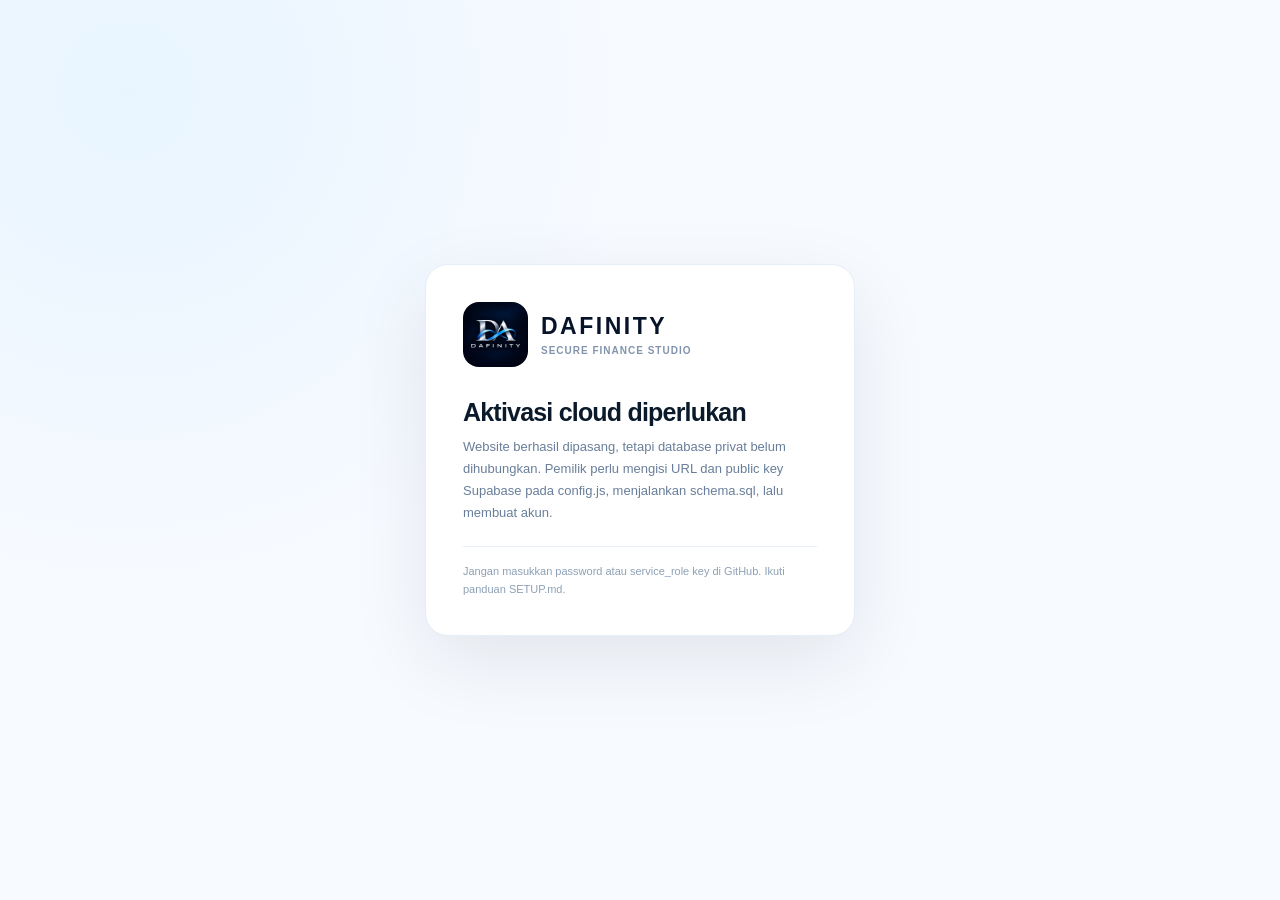
<file: dafinity/index.html>
<!doctype html>
<html lang="id">
<head>
<meta charset="utf-8">
<meta name="viewport" content="width=device-width, initial-scale=1">
<meta name="color-scheme" content="light">
<meta name="theme-color" content="#f7faff">
<meta name="description" content="Dashboard laporan keuangan privat DAFINITY. Kelola member, voice call konsultasi, transaksi, dan laporan bulanan.">
<title>DAFINITY — Dashboard Keuangan</title>
<style>
:root{--navy:#061328;--navy2:#0a1a2b;--blue:#1685e8;--blue2:#1e90ff;--sky:#edf6ff;--bg:#f7f9fc;--white:#fff;--text:#14243e;--muted:#76869e;--line:#e6edf6;--light:#f3f7fc;--green:#0a9f79;--red:#d75463;--amber:#d18d2e;--shadow:0 8px 26px rgba(25,67,126,.045);font-family:Inter,-apple-system,BlinkMacSystemFont,"Segoe UI",Arial,sans-serif}
*{box-sizing:border-box}html,body{min-height:100%;margin:0}body{background:var(--bg);color:var(--text);font-size:14px}button,input,select,textarea{font:inherit}button{cursor:pointer}button:focus-visible,input:focus-visible,select:focus-visible,textarea:focus-visible{outline:3px solid #99ccff;outline-offset:2px}a{color:inherit}.icon{width:19px;height:19px;fill:none;stroke:currentColor;stroke-width:1.85;stroke-linecap:round;stroke-linejoin:round;flex:none}.icon.sm{width:16px;height:16px}.icon.lg{width:24px;height:24px}.layout{display:flex;min-height:100vh}.sidebar{width:253px;background:#fff;border-right:1px solid var(--line);padding:27px 16px 19px;display:flex;flex-direction:column;position:sticky;top:0;height:100vh;z-index:20;flex-shrink:0}.brand{display:flex;gap:11px;align-items:center;padding:0 11px 33px}.brandmark{width:46px;height:46px;border-radius:13px;object-fit:cover;background:var(--navy);box-shadow:0 4px 14px #06132825}.brandname{font-size:18px;font-weight:850;letter-spacing:2.1px;color:var(--navy);line-height:1.1}.brandsub{font-size:9px;letter-spacing:1.45px;font-weight:750;color:#8192ae;margin-top:6px}.nav-label{font-size:10px;text-transform:uppercase;color:#9caac0;font-weight:800;letter-spacing:1.4px;margin:3px 14px 11px}.nav{display:grid;gap:5px}.nav-item{width:100%;border:0;background:transparent;color:#5d6e87;display:flex;align-items:center;gap:13px;text-align:left;padding:13px 14px;border-radius:11px;font-size:13px;font-weight:650;transition:background .16s,color .16s}.nav-item.active,.nav-item:hover{background:#edf6ff;color:#0874d3}.nav-item.active{box-shadow:inset 3px 0 var(--blue2)}.nav-divider{height:1px;background:var(--line);margin:24px 12px}.sidefoot{margin-top:auto;padding:15px 13px 0}.side-note{background:#f1f7fd;border-radius:13px;padding:14px;border:1px solid #e4edf9}.side-note strong{display:block;font-size:12px;color:#18375a;margin-bottom:5px}.side-note p{font-size:11px;line-height:1.55;margin:0;color:#74879d}.side-label{display:flex;align-items:center;gap:7px;font-size:11px;color:#8b99aa;margin-top:16px}.side-label span{width:7px;height:7px;background:#25ae8a;border-radius:50%}.main{min-width:0;flex:1}.topbar{height:81px;border-bottom:1px solid var(--line);background:#fff;display:flex;align-items:center;justify-content:space-between;padding:0 40px;gap:16px}.crumb{color:#9aa9bc;font-weight:650;font-size:13px}.crumb b{color:#293d5b}.top-actions{display:flex;align-items:center;gap:12px}.datechip{color:#7689a1;font-weight:600;display:flex;align-items:center;gap:8px;font-size:12px}.avatar{width:35px;height:35px;border-radius:12px;background:var(--navy);color:white;display:grid;place-items:center;font-size:11px;font-weight:850;letter-spacing:.3px}.content{max-width:1500px;padding:37px 40px 60px;margin:auto}.page-title-row{display:flex;gap:20px;align-items:flex-start;justify-content:space-between;margin-bottom:28px}.eyebrow{font-size:11px;font-weight:800;letter-spacing:1.8px;color:var(--blue);text-transform:uppercase;display:flex;align-items:center;gap:8px;margin-bottom:10px}.eyebrow:before{content:"";width:20px;height:2px;background:var(--blue);display:block}.page-title{font-size:31px;font-weight:820;letter-spacing:-1.25px;line-height:1.2;margin:0;color:#101e35}.subtitle{color:#8897ab;line-height:1.5;font-size:13px;margin:9px 0 0}.btn{border:1px solid var(--line);border-radius:10px;min-height:39px;display:inline-flex;gap:8px;align-items:center;justify-content:center;background:white;color:#35506d;font-weight:750;font-size:12px;padding:9px 14px;white-space:nowrap;transition:transform .1s,background .15s,box-shadow .15s}.btn:hover{background:#f6faff;box-shadow:0 4px 14px #102a5520}.btn:active{transform:translateY(1px)}.btn-primary{background:var(--blue);border-color:var(--blue);color:white;box-shadow:0 5px 12px rgba(30,144,255,.16)}.btn-primary:hover{background:#0674d3;color:white}.btn-soft{background:#edf6ff;color:#137fdf;border-color:#e4f1ff}.btn-danger{background:#fff5f6;color:var(--red);border-color:#ffe0e4}.btn-sm{min-height:31px;font-size:11px;padding:6px 10px}.btn-icon{width:36px;height:36px;padding:0}.page-actions{display:flex;gap:9px;flex-wrap:wrap}.grid{display:grid;gap:18px}.kpis{grid-template-columns:repeat(4,minmax(0,1fr));margin-bottom:20px}.card{background:#fff;border:1px solid var(--line);border-radius:17px;box-shadow:var(--shadow);min-width:0}.kpi{padding:22px 22px 21px;min-height:151px}.kpi.dark{background:var(--navy);border-color:var(--navy);color:#fff;position:relative;overflow:hidden}.kpi.dark:after{content:"";position:absolute;border:1px solid #42618a60;width:240px;height:240px;border-radius:50%;right:-115px;top:-125px}.kpi-top{display:flex;align-items:center;justify-content:space-between;gap:10px;margin-bottom:17px}.kpi-label{font-size:12px;color:#71839e;font-weight:650}.kpi.dark .kpi-label{color:#a5bedf}.iconbox{width:36px;height:36px;display:grid;place-items:center;background:#f0f7ff;color:var(--blue2);border-radius:11px}.kpi.dark .iconbox{background:#ffffff16;color:#bfdaff}.kpi-value{font-size:26px;font-weight:820;line-height:1.14;letter-spacing:-.9px;word-break:break-word}.kpi-sub{font-size:11px;color:#899aaf;margin-top:12px}.kpi.dark .kpi-sub{color:#b3c7e1}.two-col{display:grid;grid-template-columns:minmax(0,1.62fr) minmax(300px,.95fr);gap:19px;margin-bottom:20px}.cardhead{display:flex;align-items:flex-start;justify-content:space-between;gap:12px;padding:24px 25px 0}.card-title{margin:0;color:#243651;font-size:16px;letter-spacing:-.3px;font-weight:800}.card-desc{font-size:11px;color:#98a6b7;margin:7px 0 0}.chart-card{min-height:356px}.chart-wrap{padding:19px 24px 24px}.chart-legend{display:flex;align-items:center;gap:18px;font-size:11px;color:#75869e;margin:0 0 11px 4px}.legend-item{display:inline-flex;align-items:center;gap:7px}.legend-dot{width:9px;height:9px;border-radius:3px;background:#1888e8}.legend-dot.gray{background:#c8d9ea}.trend-svg{height:228px;width:100%;overflow:visible}.trend-svg text{font-family:Inter,"Segoe UI",sans-serif;fill:#94a3b5;font-size:10px}.service-card{overflow:hidden;min-height:356px}.service-blocks{padding:20px 24px;display:grid;gap:12px}.service-row{border:1px solid #e8eef7;background:#fbfdff;border-radius:13px;padding:15px 15px 13px}.service-head{display:flex;justify-content:space-between;gap:10px;align-items:center}.service-name{font-size:12px;font-weight:800;color:#293e5c}.service-small{font-size:11px;color:#97a5b7;margin-top:4px}.service-price{color:#1379d7;font-size:15px;font-weight:850}.progress{height:5px;background:#e8f1fb;margin-top:13px;border-radius:30px;overflow:hidden}.progress span{display:block;height:100%;border-radius:30px;background:#1689ee}.service-tag{display:inline-flex;align-items:center;font-size:10px;color:#0f86db;background:#e8f5ff;padding:6px 8px;border-radius:7px;margin-top:10px;font-weight:700}.bottom-grid{display:grid;grid-template-columns:minmax(0,1.62fr) minmax(300px,.95fr);gap:19px}.cardpad{padding:23px 24px}.activity-list{padding:6px 24px 20px}.activity{padding:13px 0;display:flex;align-items:center;gap:12px;border-bottom:1px solid #f0f4f9}.activity:last-child{border:0}.activity-icon{width:38px;height:38px;display:grid;place-items:center;border-radius:11px;background:#edf7ff;color:var(--blue)}.activity-icon.red{background:#fff0f3;color:var(--red)}.activity-main{min-width:0;flex:1}.activity-main strong{font-size:12px;display:block;color:#354763;white-space:nowrap;overflow:hidden;text-overflow:ellipsis}.activity-main span{font-size:11px;color:#99a8ba;display:block;margin-top:4px}.activity-amount{font-size:12px;font-weight:800;color:var(--green)}.activity-amount.neg{color:var(--red)}.empty{padding:35px 20px;text-align:center;color:#97a5b7}.empty .iconbox{width:51px;height:51px;margin:0 auto 12px}.empty strong{color:#52657f;font-size:13px;display:block}.empty p{font-size:11px;max-width:330px;margin:6px auto 12px;line-height:1.5}.coming-box{border:1px dashed #cbddeb;border-radius:12px;padding:17px;text-align:center;color:#8799ae;font-size:12px;line-height:1.6}.coming-box b{display:block;color:#2f4867}.pricing-strip{margin-top:20px;background:#f1f8ff;border:1px solid #e1efff;border-radius:17px;padding:20px 23px;display:flex;align-items:center;justify-content:space-between;gap:20px}.pricing-left{display:flex;align-items:center;gap:17px}.pricing-logo{width:59px;height:59px;border-radius:14px;object-fit:cover}.pricing-left h3{margin:0;color:var(--navy);font-size:16px;letter-spacing:-.2px}.pricing-left p{margin:5px 0 0;font-size:11px;line-height:1.6;color:#788eaa;max-width:470px}.pricing-pills{display:flex;gap:8px;flex-wrap:wrap;justify-content:flex-end}.pill{background:white;border:1px solid #d9e9fc;color:#2d597f;border-radius:9px;padding:10px 12px;font-size:11px;font-weight:700}.pill b{color:#0f7cd8}.pill s{color:#9db0c5;font-weight:500}.tablecard{overflow:hidden}.tablebar{padding:19px 22px;display:flex;align-items:center;justify-content:space-between;gap:14px;border-bottom:1px solid var(--line)}.tablebar .table-title{font-size:15px;font-weight:800}.filters{display:flex;gap:9px;align-items:center;flex-wrap:wrap}.searchbox{display:flex;align-items:center;gap:8px;color:#8ba1b9;border:1px solid var(--line);border-radius:10px;padding:0 12px;background:#fff;min-width:200px;height:39px}.searchbox input{border:0;outline:0;color:var(--text);width:100%;min-width:0;font-size:12px;background:transparent}.input-select{height:39px;min-width:140px;padding:0 10px;border:1px solid var(--line);background:#fff;border-radius:10px;color:#516781;font-size:12px}.data-wrap{overflow-x:auto}table{width:100%;border-collapse:collapse;min-width:680px;text-align:left}th{background:#f9fbfe;text-transform:uppercase;letter-spacing:.65px;font-size:10px;color:#9aadc0;padding:14px 21px;font-weight:800;white-space:nowrap}td{padding:15px 21px;border-top:1px solid #eff3f9;color:#536681;font-size:12px;vertical-align:middle}td strong{color:#243b59;font-size:12px}td small{display:block;color:#9baabe;margin-top:4px;font-size:11px}td .actions{display:flex;gap:7px;justify-content:flex-end;white-space:nowrap}.status{font-weight:800;border-radius:7px;font-size:10px;padding:6px 9px;display:inline-flex;align-items:center;gap:5px;white-space:nowrap}.status:before{content:"";width:6px;height:6px;background:currentColor;border-radius:50%}.status.green{color:#078d6d;background:#e9f9f4}.status.red{color:#d65b65;background:#fff0f3}.status.amber{color:#aa781e;background:#fff7e7}.status.blue{color:#167fd7;background:#eef7ff}.mini-avatar{display:flex;align-items:center;gap:10px}.mini-avatar .bubble{display:grid;place-items:center;width:35px;height:35px;border-radius:10px;background:#eaf4ff;color:#1e80d4;font-size:11px;font-weight:850;flex:none}.summary-mini{grid-template-columns:repeat(3,minmax(0,1fr));margin-bottom:20px}.summary-mini .card{padding:20px 22px}.summary-mini small{color:#8899af;font-size:11px}.summary-mini b{display:block;color:#16345a;font-size:22px;margin-top:9px}.section-header{font-size:16px;font-weight:800;color:#2c405c;margin:26px 0 16px}.split-report{display:grid;grid-template-columns:1fr 1fr;gap:18px}.report-totals{display:grid;gap:13px;padding:24px}.report-total-item{display:flex;align-items:center;justify-content:space-between;gap:10px;border-bottom:1px solid #eef2f8;padding-bottom:12px;font-size:12px;color:#7a8da4}.report-total-item b{color:#2b405e}.report-total-item:last-child{border:0}.report-total-item.profit{font-weight:800;font-size:15px;color:#203854}.report-total-item.profit b{color:#057d69;font-size:20px}.barbox{padding:21px 25px 24px}.bar-item{margin-bottom:20px}.bar-item:last-child{margin:0}.bar-label{display:flex;justify-content:space-between;gap:12px;font-size:12px;color:#71849d;margin-bottom:10px}.bar-label b{color:#314a69}.bars{height:9px;background:#f0f4f9;border-radius:50px;overflow:hidden}.bars span{display:block;height:100%;background:#2995ee;border-radius:50px}.bars span.v2{background:#9bc9f7}.bars span.v3{background:#cbdcf0}.settings-wrap{display:grid;grid-template-columns:minmax(0,1.2fr) minmax(250px,.8fr);gap:18px}.setting-row{display:flex;align-items:center;justify-content:space-between;gap:16px;padding:16px 0;border-bottom:1px solid #edf1f7}.setting-row:last-child{border:0}.setting-row strong{display:block;color:#304762;font-size:12px}.setting-row p{margin:5px 0 0;color:#95a3b5;font-size:11px;line-height:1.5}.setting-val{font-size:15px;font-weight:850;color:#1479d0;white-space:nowrap}.warn{display:flex;align-items:flex-start;gap:11px;color:#6d89aa;background:#edf6ff;border:1px solid #dfeeff;border-radius:12px;padding:17px;font-size:11px;line-height:1.7}.warn .icon{color:#1b8adc;margin-top:2px}.modal{border:0;border-radius:18px;padding:0;width:min(540px,calc(100vw - 26px));max-height:90vh;color:var(--text);box-shadow:0 22px 100px #071d3b40}.modal::backdrop{background:#03152ac0;backdrop-filter:blur(4px)}.modal-head{display:flex;align-items:center;justify-content:space-between;padding:23px 26px;border-bottom:1px solid var(--line)}.modal-head h3{margin:0;font-size:18px;color:#182c47}.modal-head p{margin:5px 0 0;font-size:11px;color:#8a9cb3}.modal-body{padding:22px 26px 25px;overflow-y:auto;max-height:calc(90vh - 100px)}.formgrid{display:grid;grid-template-columns:1fr 1fr;gap:15px}.field{display:flex;flex-direction:column;gap:7px;min-width:0}.field.full{grid-column:1/-1}.field label{font-weight:750;font-size:11px;color:#5b708c}.field input,.field textarea,.field select{width:100%;min-height:41px;padding:9px 11px;background:#fff;border:1px solid #dfe8f3;border-radius:9px;color:#29415e;font-size:12px;outline:none}.field textarea{resize:vertical;min-height:66px}.field input:focus,.field textarea:focus,.field select:focus{border-color:#58aefa;box-shadow:0 0 0 3px #cae8ff87}.hint{font-size:11px;line-height:1.55;color:#94a5b8}.modal-footer{display:flex;justify-content:flex-end;gap:9px;padding-top:18px;margin-top:18px;border-top:1px solid var(--line)}.price-alert{background:#f2f8ff;border:1px solid #ddecff;border-radius:10px;padding:12px 14px;color:#507190;font-size:11px;line-height:1.65}.price-alert b{color:#167ddc}.notice{position:fixed;bottom:24px;right:27px;background:var(--navy);color:#fff;padding:13px 18px;border-radius:10px;box-shadow:0 8px 30px #0b204939;z-index:50;font-size:12px;max-width:calc(100vw - 50px);transition:opacity .3s}.mobile-menu{display:none}.no-data{font-size:12px;color:#99a6b6;text-align:center;padding:34px 15px}.footnote{text-align:center;margin-top:30px;font-size:10px;color:#acb8c6}.footnote b{color:#70859e}.inline-label{display:flex;align-items:center;gap:7px;color:#73889f;font-size:11px}.month-input{height:39px;border:1px solid var(--line);border-radius:10px;background:white;padding:0 10px;color:#475d78}.legend-receipt{color:#078d6d;font-weight:850}.legend-cost{color:#d75463;font-weight:850}.callout{padding:19px 21px;background:#fbfdff;border:1px solid var(--line);border-radius:14px}.callout h4{margin:0 0 7px;font-size:13px;color:#284565}.callout p{margin:0;color:#879bb3;font-size:11px;line-height:1.7}.small-grid{display:grid;grid-template-columns:repeat(2,1fr);gap:10px}.small-grid .callout{padding:17px}.tag-demo{font-size:9px;color:#1c83cf;background:#ddecff;padding:4px 7px;border-radius:6px;letter-spacing:.3px;font-weight:850}.sidebar-backdrop{display:none}.print-head{display:none}
@media(max-width:1250px){.content{padding:30px 27px 45px}.topbar{padding:0 27px}.kpi{padding:19px 17px}.kpi-value{font-size:23px}.two-col,.bottom-grid{grid-template-columns:minmax(0,1.35fr) minmax(275px,1fr)}.tablebar{flex-wrap:wrap}}
@media(max-width:990px){.sidebar{position:fixed;transform:translateX(-100%);transition:transform .2s;box-shadow:10px 0 45px #142c4b19}.sidebar.open{transform:translateX(0)}.sidebar-backdrop.show{display:block;position:fixed;inset:0;background:#0613287d;z-index:19}.mobile-menu{display:inline-flex}.topbar{height:70px}.kpis{grid-template-columns:repeat(2,minmax(0,1fr))}}
@media(max-width:670px){.content{padding:25px 15px 35px}.topbar{padding:0 14px}.datechip,.top-actions .hide-mobile{display:none}.page-title{font-size:25px}.page-title-row{align-items:stretch;flex-direction:column;gap:17px}.kpis{gap:11px}.kpi{padding:16px 14px;min-height:138px}.kpi-value{font-size:20px}.kpi-label{font-size:11px}.kpi-sub{font-size:10px}.two-col,.bottom-grid,.split-report,.settings-wrap{grid-template-columns:1fr;gap:12px}.cardhead{padding:20px 19px 0}.cardpad{padding:20px}.pricing-strip{flex-direction:column;align-items:flex-start}.pricing-pills{justify-content:flex-start}.summary-mini{grid-template-columns:repeat(3,minmax(0,1fr));gap:8px}.summary-mini .card{padding:13px}.summary-mini b{font-size:18px}.tablebar{padding:17px}.filters{width:100%}.searchbox{flex:1;min-width:160px}.formgrid{grid-template-columns:1fr}.field.full{grid-column:1}.modal-head,.modal-body{padding-left:19px;padding-right:19px}.datechip{display:none}.small-grid{grid-template-columns:1fr}.btn{font-size:11px}.page-actions{width:100%}.page-actions .btn{flex:1}.footnote{line-height:1.7}}
@media print{body{background:white}.sidebar,.topbar,.page-actions,.btn,.filters,.sidebar-backdrop,.pricing-strip,.footnote,.hide-print{display:none!important}.content{padding:8mm;max-width:none}.main{width:100%}.print-head{display:block;font-size:15px;color:#123;text-align:center;margin-bottom:20px}.card{box-shadow:none;break-inside:avoid}.kpi.dark{color:black;background:#fff}.kpi.dark .kpi-label,.kpi.dark .kpi-sub{color:#666}.report-totals{padding:17px}}

/* Cloud mode: prevent any flash of confidential dashboard before authentication */
#appLayout{display:none}
#authScreen{min-height:100vh;display:flex;align-items:center;justify-content:center;padding:24px;background:radial-gradient(circle at 10% 10%,#e8f5ff,transparent 36%),#f7faff}
.auth-panel{background:#fff;border:1px solid #e5edf7;box-shadow:0 26px 80px rgba(6,19,40,.085);border-radius:23px;width:100%;max-width:430px;padding:37px}
.auth-brand{display:flex;align-items:center;gap:13px;margin-bottom:31px}.auth-logo{width:65px;height:65px;border-radius:16px;object-fit:cover}.auth-brand b{display:block;font-size:23px;letter-spacing:2.5px;color:#061328}.auth-brand small{display:block;margin-top:5px;letter-spacing:1px;color:#8294ac;font-weight:700;font-size:10px}
.auth-panel h1{font-size:25px;letter-spacing:-.8px;margin:0 0 9px;color:#0a1a2b}.auth-panel p{margin:0 0 22px;color:#687e9a;font-size:13px;line-height:1.7}
.auth-panel label{display:block;color:#405873;font-weight:750;font-size:12px;margin:15px 0 8px}.auth-panel input{width:100%;padding:13px 15px;border-radius:12px;border:1px solid #d7e3f2;background:#fafcff;outline-offset:2px}.auth-panel button{width:100%;margin-top:24px;background:#1685e8;border:0;color:#fff;border-radius:12px;padding:14px 18px;font-weight:800;font-size:13px;cursor:pointer}.auth-panel button:disabled{opacity:.62;cursor:wait}.auth-error{padding:13px;background:#fff3f3;border:1px solid #ffd5d5;color:#b23048;border-radius:9px;font-size:12px;margin:13px 0;display:none}.auth-note{margin-top:18px;border-top:1px solid #e6edf6;padding-top:15px;font-size:11px;line-height:1.65;color:#8da0b5}
#cloudBar{display:inline-flex;gap:9px;align-items:center;font-size:11px;color:#58708e;font-weight:700;padding:8px 10px;border:1px solid #e5edf7;border-radius:10px;background:#f7fbff}#cloudDot{background:#d99237;width:7px;height:7px;border-radius:50%}#cloudBar[data-mode="ok"] #cloudDot{background:#0a9f79}#cloudBar[data-mode="error"] #cloudDot{background:#d75463}
#signOut{background:transparent;border:1px solid #e0eaf6;color:#536985;border-radius:9px;padding:7px 10px;font-size:11px;font-weight:750;cursor:pointer}
#cloudWarning{display:none;background:#fff4e8;color:#8d4c08;border:1px solid #f7d49d;border-radius:10px;padding:12px 14px;margin-bottom:17px;font-size:12px;line-height:1.5}
@media (max-width:700px){.auth-panel{padding:28px 22px}.top-actions #cloudBar{max-width:122px;overflow:hidden;white-space:nowrap}.top-actions #signOut{padding:6px 8px}.auth-brand b{font-size:21px}}
</style>
</head>
<body>
<svg xmlns="http://www.w3.org/2000/svg" style="display:none" aria-hidden="true">
<symbol id="i-grid" viewBox="0 0 24 24"><rect x="3" y="3" width="7" height="7" rx="1.3"/><rect x="14" y="3" width="7" height="7" rx="1.3"/><rect x="3" y="14" width="7" height="7" rx="1.3"/><rect x="14" y="14" width="7" height="7" rx="1.3"/></symbol>
<symbol id="i-users" viewBox="0 0 24 24"><circle cx="9" cy="8" r="3"/><path d="M3 20v-2a6 6 0 0 1 12 0v2M17 5a3 3 0 0 1 0 6M17 14a6 6 0 0 1 4 6"/></symbol>
<symbol id="i-phone" viewBox="0 0 24 24"><path d="M21 16.5v3a2 2 0 0 1-2.2 2C9.5 20.5 3.5 14.5 2.5 5.2A2 2 0 0 1 4.5 3h3l1.4 5-2.2 2a16.1 16.1 0 0 0 7.3 7.3l2-2.2 5 1.4Z"/></symbol>
<symbol id="i-wallet" viewBox="0 0 24 24"><rect x="2.5" y="6" width="19" height="15" rx="2"/><path d="M4 7V5a2 2 0 0 1 2-2h12M16 13h5v4h-5a2 2 0 0 1 0-4Z"/></symbol>
<symbol id="i-chart" viewBox="0 0 24 24"><path d="M3 3v18h18M7 16l4-5 4 3 5-8"/></symbol>
<symbol id="i-settings" viewBox="0 0 24 24"><circle cx="12" cy="12" r="3"/><path d="m19 13 2 1-2 4-2-1-2 1-.5 2h-5L9 18l-2-1-2 1-2-4 2-1v-2l-2-1 2-4 2 1 2-1 .5-2h5l.5 2 2 1 2-1 2 4-2 1Z"/></symbol>
<symbol id="i-plus" viewBox="0 0 24 24"><path d="M12 5v14M5 12h14"/></symbol>
<symbol id="i-download" viewBox="0 0 24 24"><path d="M12 3v12m-5-5 5 5 5-5M4 17v4h16v-4"/></symbol>
<symbol id="i-upload" viewBox="0 0 24 24"><path d="M12 16V4m-5 5 5-5 5 5M4 17v4h16v-4"/></symbol>
<symbol id="i-search" viewBox="0 0 24 24"><circle cx="10.5" cy="10.5" r="6.5"/><path d="m16 16 5 5"/></symbol>
<symbol id="i-calendar" viewBox="0 0 24 24"><rect x="3" y="5" width="18" height="16" rx="2"/><path d="M7 3v4M17 3v4M3 10h18"/></symbol>
<symbol id="i-clock" viewBox="0 0 24 24"><circle cx="12" cy="12" r="9"/><path d="M12 7v5l3 2"/></symbol>
<symbol id="i-arrow" viewBox="0 0 24 24"><path d="M4 12h16m-7-7 7 7-7 7"/></symbol>
<symbol id="i-check" viewBox="0 0 24 24"><path d="m4 12 5 5L20 6"/></symbol>
<symbol id="i-close" viewBox="0 0 24 24"><path d="M5 5l14 14M19 5 5 19"/></symbol>
<symbol id="i-menu" viewBox="0 0 24 24"><path d="M4 6h16M4 12h16M4 18h16"/></symbol>
<symbol id="i-trash" viewBox="0 0 24 24"><path d="M4 7h16M9 7V4h6v3M7 7l1 13h8l1-13M10 11v5M14 11v5"/></symbol>
<symbol id="i-edit" viewBox="0 0 24 24"><path d="M4 20l4-1L20 7l-3-3L5 16l-1 4Z"/></symbol>
<symbol id="i-activity" viewBox="0 0 24 24"><path d="M2 12h4l3-7 6 14 3-7h4"/></symbol>
<symbol id="i-alert" viewBox="0 0 24 24"><path d="M12 3 2 20h20L12 3Z"/><path d="M12 10v4M12 17h.01"/></symbol>
<symbol id="i-shield" viewBox="0 0 24 24"><path d="M12 2 4 5v6c0 5 3.3 8.5 8 11 4.7-2.5 8-6 8-11V5l-8-3Z"/><path d="m9 12 2 2 4-4"/></symbol>
<symbol id="i-file" viewBox="0 0 24 24"><path d="M7 2h7l5 5v15H7a2 2 0 0 1-2-2V4a2 2 0 0 1 2-2Z"/><path d="M14 2v6h5M9 13h6M9 17h6"/></symbol>
<symbol id="i-filter" viewBox="0 0 24 24"><path d="M4 5h16l-6 7v6l-4 2v-8Z"/></symbol>
<symbol id="i-spark" viewBox="0 0 24 24"><path d="m12 2 2.4 7.6L22 12l-7.6 2.4L12 22l-2.4-7.6L2 12l7.6-2.4Z"/></symbol>
</svg>
<div class="sidebar-backdrop" id="backdrop"></div>

<section id="authScreen" aria-label="Login DAFINITY"><div class="auth-panel">
  <div class="auth-brand"><img src="[data-uri]" class="auth-logo" alt="Logo DAFINITY"><div><b>DAFINITY</b><small>SECURE FINANCE STUDIO</small></div></div>
  <h1 id="authTitle">Masuk ke Dashboard</h1><p id="authText">Catatan member, pemasukan, dan konsultasi hanya bisa dibuka oleh akun yang memiliki izin.</p>
  <div class="auth-error" id="authError" role="alert"></div>
  <form id="authForm" autocomplete="on"><label for="authEmail">Email akun</label><input type="email" id="authEmail" name="email" autocomplete="username" required placeholder="email@contoh.com"><label for="authPassword">Password</label><input type="password" id="authPassword" name="password" autocomplete="current-password" required placeholder="Masukkan password"><button type="submit" id="authSubmit">Masuk & Sinkronkan</button></form>
  <div class="auth-note" id="authHint">DAFINITY menggunakan akun privat dan database cloud. Tautan website boleh dibagikan, tetapi laporan keuangan tetap terkunci.</div>
</div></section>
<div class="layout" id="appLayout">
  <aside class="sidebar" id="sidebar">
    <div class="brand"><img class="brandmark" src="[data-uri]" alt="Logo DAFINITY"><div><div class="brandname">DAFINITY</div><div class="brandsub">FINANCE STUDIO</div></div></div>
    <div class="nav-label">MENU UTAMA</div>
    <nav class="nav" id="nav" aria-label="Navigasi utama">
      <button class="nav-item active" data-page="overview"><svg class="icon" aria-hidden="true"><use href="#i-grid"></use></svg> Ringkasan</button>
      <button class="nav-item" data-page="members"><svg class="icon" aria-hidden="true"><use href="#i-users"></use></svg> Member VIP</button>
      <button class="nav-item" data-page="calls"><svg class="icon" aria-hidden="true"><use href="#i-phone"></use></svg> Voice Call</button>
      <button class="nav-item" data-page="finances"><svg class="icon" aria-hidden="true"><use href="#i-wallet"></use></svg> Keuangan</button>
      <button class="nav-item" data-page="reports"><svg class="icon" aria-hidden="true"><use href="#i-chart"></use></svg> Laporan</button>
    </nav>
    <div class="nav-divider"></div><div class="nav-label">LAINNYA</div>
    <nav class="nav"><button class="nav-item" data-page="settings"><svg class="icon" aria-hidden="true"><use href="#i-settings"></use></svg> Pengaturan & Backup</button></nav>
    <div class="sidefoot"><div class="side-note"><strong>Komunitas Crypto</strong><p>Catat keanggotaan, jadwal konsultasi, pemasukan, dan biaya operasional dalam satu tempat.</p></div><div class="side-label"><span></span> Mode privat • data lokal</div></div>
  </aside>
  <main class="main"><header class="topbar"><div style="display:flex;align-items:center;gap:13px"><button class="btn btn-icon mobile-menu" id="mobileToggle" aria-label="Buka navigasi"><svg class="icon" aria-hidden="true"><use href="#i-menu"></use></svg></button><div class="crumb">Workspace <span style="color:#ced9e5;margin:0 8px">/</span> <b id="topLabel">Ringkasan</b></div></div><div class="top-actions"><div id="cloudBar" data-mode="loading"><span id="cloudDot"></span><span id="cloudStatus">Menyiapkan...</span></div><button id="signOut" type="button" title="Keluar dari akun">Keluar</button><span class="datechip"><svg class="icon" aria-hidden="true"><use href="#i-calendar"></use></svg> <span id="todayLabel"></span></span><button class="btn hide-mobile" data-action="backup"><svg class="icon" aria-hidden="true"><use href="#i-download"></use></svg> Backup Data</button><div class="avatar" title="DAFINITY Admin">DA</div></div></header><div class="content"><div class="print-head">DAFINITY — LAPORAN KEUANGAN</div><div id="cloudWarning" role="alert"></div><div id="view"></div><div class="footnote"><b>DAFINITY Finance Studio</b> · Aplikasi privat untuk pencatatan internal · Data terenkripsi saat dikirim dan disimpan pada database cloud yang dibatasi per akun</div></div></main>
</div>
<dialog class="modal" id="modal" aria-label="Formulir data"></dialog>
<div class="notice" id="notice" style="display:none" role="status" aria-live="polite"></div>
<input type="file" id="importFile" accept=".json,application/json" style="display:none" aria-label="Impor cadangan JSON">
<script src="config.js"></script>
<script>
(()=>{'use strict';
const KEY='dafinity-finance-v1';

// Supabase public project URL + publishable/anon key are configured in config.js.
// NEVER put a service_role key or a password in the public repository.
const CF=window.DAFINITY_CONFIG||{};
const API_URL=String(CF.supabaseUrl||'').replace(/\/$/,'');
const API_KEY=String(CF.supabaseAnonKey||'');
const configured=/^https:\/\/[a-z0-9-]+\.supabase\.co$/.test(API_URL)&&API_KEY.length>=20&&!API_KEY.includes('GANTI');
let authSession=null,currentUser=null,revision=0,dirty=false,saving=false,conflict=false,polling=false,saveTimer=null;
let cloudError='';
function setCloudStatus(label,mode='loading'){
 let e=document.getElementById('cloudBar');if(e){e.dataset.mode=mode;document.getElementById('cloudStatus').textContent=label;}
}
function showWarning(msg){const e=document.querySelector('#cloudWarning');if(!e)return;e.style.display=msg?'block':'none';e.textContent=msg||'';}
function authError(msg){const el=document.querySelector('#authError');if(el){el.style.display=msg?'block':'none';el.textContent=msg||'';}}
function goodData(d){return d&&['members','payments','calls','expenses','otherIncome'].every(k=>Array.isArray(d[k]));}
function authHeaders(token){return {'apikey':API_KEY,'Authorization':'Bearer '+(token||API_KEY),'Content-Type':'application/json'};}
async function httpJSON(path,options={}){
 const resp=await fetch(API_URL+path,{...options,headers:{...authHeaders(authSession?.access_token),...(options.headers||{})},cache:'no-store'});
 const raw=await resp.text();let body;try{body=raw?JSON.parse(raw):null}catch{body=raw}
 if(!resp.ok){let err=new Error(body?.message||body?.msg||body?.error_description||body?.error||'Permintaan cloud gagal ('+resp.status+')');err.status=resp.status;err.code=body?.code||'';throw err}
 return body;
}
async function setSession(resp){
 if(!resp?.access_token||!resp?.refresh_token)throw Error('Sesi login tidak valid.');
 authSession={access_token:resp.access_token,refresh_token:resp.refresh_token,expiresAt:Date.now()+(Number(resp.expires_in)||3600)*1000};
 sessionStorage.setItem('dafinity-auth-v1',JSON.stringify(authSession));
}
async function refreshAuth(){
 if(!authSession?.refresh_token)throw Error('Login sudah berakhir.');
 const resp=await httpJSON('/auth/v1/token?grant_type=refresh_token',{method:'POST',body:JSON.stringify({refresh_token:authSession.refresh_token})});
 await setSession(resp);
}
async function getCloud(path,options={}){
 if(!authSession)throw Error('Belum masuk.');
 if(Date.now()>authSession.expiresAt-75000)await refreshAuth();
 try{return await httpJSON(path,options)}catch(e){
  if(e.status===401){await refreshAuth();return httpJSON(path,options)}
  throw e;
 }
}
async function fetchDocument(){
 const rows=await getCloud('/rest/v1/dafinity_documents?select=payload,revision&user_id=eq.'+encodeURIComponent(currentUser.id)+'&limit=1');
 return rows?.[0]||null;
}
async function syncIncoming(){
 if(!authSession||dirty||saving||conflict||polling)return;
 polling=true;
 try{
  const remote=await fetchDocument();
  if(remote&&Number(remote.revision)>revision){
   if(!goodData(remote.payload))throw Error('Format data cloud tidak dikenali.');
   data=remote.payload;revision=Number(remote.revision);render();setCloudStatus('Diperbarui dari cloud','ok');showWarning('');
  }else setCloudStatus('Tersinkron','ok');
 }catch(e){setCloudStatus('Koneksi bermasalah','error');showWarning('Tidak dapat memeriksa pembaruan cloud. Pastikan internet terhubung. '+e.message)}
 finally{polling=false;}
}
async function saveCloud(){
 clearTimeout(saveTimer);
 if(!authSession||!dirty||saving||conflict)return;
 saving=true;dirty=false;setCloudStatus('Menyimpan...');
 const snapshot=JSON.parse(JSON.stringify(data)),expected=revision;
 try{
  const out=await getCloud('/rest/v1/rpc/save_dafinity_document',{method:'POST',body:JSON.stringify({new_payload:snapshot,expected_revision:expected})});
  if(!Array.isArray(out)||!out[0]?.new_revision)throw Error('Server tidak mengonfirmasi penyimpanan.');
  revision=Number(out[0].new_revision);
  setCloudStatus('Tersimpan di cloud','ok');showWarning('');
 }catch(e){
  dirty=true;
  if(String(e.message).includes('DAFINITY_CONFLICT')){
   conflict=true;
   showWarning('Perangkat lain telah mengubah data saat kamu sedang mengedit. Ekspor backup JSON dari Pengaturan untuk menyimpan perubahan di perangkat ini, lalu muat ulang agar tidak menimpa data terbaru.');
   setCloudStatus('Konflik perubahan','error');
  }else{
   showWarning('PERUBAHAN BELUM TERSIMPAN di cloud. Jangan tutup tab ini. '+e.message);
   setCloudStatus('Gagal menyimpan','error');
  }
 }finally{
  saving=false;
  if(dirty&&!conflict){saveTimer=setTimeout(saveCloud,5000)}
 }
}
function queueSave(){
 if(!authSession||conflict){setCloudStatus('Perubahan belum tersimpan','error');return false}
 dirty=true;setCloudStatus('Menunggu simpan...');clearTimeout(saveTimer);saveTimer=setTimeout(saveCloud,250);return true;
}
async function enterDashboard(){
 const user=await getCloud('/auth/v1/user');
 if(!user?.id)throw Error('Akun tidak ditemukan.');
 currentUser={id:user.id,email:user.email};
 const remote=await fetchDocument();
 if(remote){
  if(!goodData(remote.payload))throw Error('Isi database tidak sesuai format DAFINITY.');
  data=remote.payload;revision=Number(remote.revision);
 }else {data=init();revision=0;}
 dirty=false;saving=false;conflict=false;showWarning('');
 document.querySelector('#authScreen').style.display='none';
 document.querySelector('#appLayout').style.display='flex';
 setCloudStatus('Tersinkron','ok');render();
}
function signout(){
 clearTimeout(saveTimer);
 if(dirty||saving){if(!confirm('Ada perubahan yang BELUM tersimpan di cloud. Keluar dapat menghilangkannya. Lanjut?'))return;}
 authSession=null;currentUser=null;revision=0;dirty=false;saving=false;conflict=false;data=init();
 sessionStorage.removeItem('dafinity-auth-v1');
 document.querySelector('#appLayout').style.display='none';
 document.querySelector('#authScreen').style.display='flex';
 document.querySelector('#authPassword').value='';
 authError('');
}
async function initCloud(){
 const form=document.querySelector('#authForm'),btn=document.querySelector('#authSubmit');
 document.querySelector('#signOut').addEventListener('click',signout);
 form.addEventListener('submit',async e=>{
  e.preventDefault();authError('');btn.disabled=true;btn.textContent='Memverifikasi...';
  try{
   const email=form.elements.email.value.trim(),password=form.elements.password.value;
   const resp=await httpJSON('/auth/v1/token?grant_type=password',{method:'POST',body:JSON.stringify({email,password})});
   await setSession(resp);form.elements.password.value='';await enterDashboard();
  }catch(err){authError('Gagal masuk: '+err.message);authSession=null;sessionStorage.removeItem('dafinity-auth-v1')}
  finally{btn.disabled=false;btn.textContent='Masuk & Sinkronkan'}
 });
 window.addEventListener('beforeunload',e=>{if(dirty||saving){e.preventDefault();e.returnValue='';}});
 window.addEventListener('online',()=>{if(dirty&&!conflict)saveCloud();else syncIncoming()});
 setInterval(syncIncoming,12000);
 if(!configured){
  document.querySelector('#authTitle').textContent='Aktivasi cloud diperlukan';
  document.querySelector('#authText').textContent='Website berhasil dipasang, tetapi database privat belum dihubungkan. Pemilik perlu mengisi URL dan public key Supabase pada config.js, menjalankan schema.sql, lalu membuat akun.';
  form.style.display='none';
  document.querySelector('#authHint').textContent='Jangan masukkan password atau service_role key di GitHub. Ikuti panduan SETUP.md.';
  return;
 }
 try{
  let saved=JSON.parse(sessionStorage.getItem('dafinity-auth-v1')||'null');
  if(saved?.access_token&&saved?.refresh_token){authSession=saved;await enterDashboard();}
 }catch(e){authSession=null;sessionStorage.removeItem('dafinity-auth-v1');authError('Sesi sebelumnya berakhir. Silakan masuk lagi.')}
}

const PLAN={regular:200000,promo:99000,call:25000};
const PAGES={overview:'Ringkasan',members:'Member VIP',calls:'Voice Call',finances:'Keuangan',reports:'Laporan',settings:'Pengaturan & Backup'};
const ICON=(n,c='')=>`<svg class="icon ${c}" aria-hidden="true"><use href="#i-${n}"></use></svg>`;
const id=()=>{try{return crypto.randomUUID()}catch{return String(Date.now())+Math.random().toString(36).slice(2)}};
const localISO=(date=new Date())=>{const d=new Date(date);return `${d.getFullYear()}-${String(d.getMonth()+1).padStart(2,'0')}-${String(d.getDate()).padStart(2,'0')}`};
const today=()=>localISO();
const dparse=s=>new Date((s||today())+'T12:00:00');
const datefmt=s=>s?dparse(s).toLocaleDateString('id-ID',{day:'numeric',month:'short',year:'numeric'}):'—';
const monthfmt=s=>{let [y,m]=s.split('-').map(Number);return new Date(y,m-1,1).toLocaleDateString('id-ID',{month:'long',year:'numeric'})};
const money=n=>'Rp'+Math.max(0,Number(n)||0).toLocaleString('id-ID');
const signedMoney=n=>(n<0?'−':'')+money(Math.abs(n));
const esc=s=>String(s??'').replace(/[&<>"']/g,c=>({'&':'&amp;','<':'&lt;','>':'&gt;','"':'&quot;',"'":'&#39;'}[c]));
function addMonths(s,n){let d=dparse(s),orig=d.getDate();d.setDate(1);d.setMonth(d.getMonth()+n);let last=new Date(d.getFullYear(),d.getMonth()+1,0).getDate();d.setDate(Math.min(orig,last));return localISO(d)}
function maxDate(a,b){return a&&a>b?a:b}
function init(){return{version:1,members:[],payments:[],calls:[],expenses:[],otherIncome:[],createdAt:new Date().toISOString()}}
function load(){return init()}
let data=load(),page='overview',search='',statusFilter='all',month=localISO().slice(0,7),noticeTimer=null;
const byDateDesc=(a,b)=>(b.date||b.joinedAt||'').localeCompare(a.date||a.joinedAt||'');
function persist(){return queueSave()}
function toast(msg){let el=document.querySelector('#notice');el.textContent=msg;el.style.display='block';clearTimeout(noticeTimer);noticeTimer=setTimeout(()=>el.style.display='none',3900)}
const paid=p=>p.payment==='paid';
const monthMatch=(date,m=month)=>!!date&&date.slice(0,7)===m;
const memberStatus=m=>!m.expiresAt?'unpaid':m.expiresAt<today()?'expired':'active';
const memberStatusPill=m=>{let s=memberStatus(m);return s==='active'?badge('Aktif','green'):s==='expired'?badge('Kedaluwarsa','red'):badge('Menunggu bayar','amber')};
const badge=(s,c='blue')=>`<span class="status ${c}">${s}</span>`;
const sum=a=>a.reduce((n,x)=>n+(Number(x.amount)||0),0);
function metrics(m=month){const vip=data.payments.filter(x=>x.payment==='paid'&&monthMatch(x.date,m));const calls=data.calls.filter(x=>x.payment==='paid'&&monthMatch(x.date,m));const other=data.otherIncome.filter(x=>monthMatch(x.date,m));const expense=data.expenses.filter(x=>monthMatch(x.date,m));const vipIncome=sum(vip),callIncome=sum(calls),otherIncome=sum(other),cost=sum(expense);return{vipIncome,callIncome,otherIncome,cost,revenue:vipIncome+callIncome+otherIncome,profit:vipIncome+callIncome+otherIncome-cost,joinCount:data.members.filter(x=>monthMatch(x.joinedAt,m)).length,paidJoin:vip.length,paidCalls:calls.length}}
const metricBox=(label,val,icon,sub,dark=false)=>`<div class="card kpi ${dark?'dark':''}"><div class="kpi-top"><span class="kpi-label">${label}</span><span class="iconbox">${ICON(icon)}</span></div><div class="kpi-value">${val}</div><div class="kpi-sub">${sub}</div></div>`;
const title=(eyebrow,h,sub,actions='')=>`<section class="page-title-row"><div><div class="eyebrow">${eyebrow}</div><h1 class="page-title">${h}</h1><p class="subtitle">${sub}</p></div>${actions?`<div class="page-actions">${actions}</div>`:''}</section>`;
const btn=(label,action,ico='plus',cls='btn-primary',extra='')=>`<button class="btn ${cls}" data-action="${action}" ${extra}>${ICON(ico,'sm')}${label}</button>`;
const empty=(ico,h,p,action='',label='')=>`<div class="empty"><div class="iconbox">${ICON(ico,'lg')}</div><strong>${h}</strong><p>${p}</p>${action?btn(label,action,'plus','btn-soft btn-sm'):''}</div>`;
const detailCard=(ttl,sub,inner)=>`<div class="card"><div class="cardhead"><div><h3 class="card-title">${ttl}</h3><p class="card-desc">${sub}</p></div></div>${inner}</div>`;
const mItem=(p)=>`<option value="${esc(p)}" ${month===p?'selected':''}>${monthfmt(p)}</option>`;
function monthOptions(){const list=new Set([month,today().slice(0,7)]);[...data.payments,...data.calls,...data.otherIncome,...data.expenses].forEach(x=>x.date&&list.add(x.date.slice(0,7)));for(let i=1;i<12;i++){let d=new Date();d.setDate(1);d.setMonth(d.getMonth()-i);list.add(localISO(d).slice(0,7))}return [...list].sort().reverse().map(mItem).join('')}
function chart(){let periods=[];let d=dparse(month+'-01');for(let i=5;i>=0;i--){let a=new Date(d);a.setMonth(a.getMonth()-i);periods.push(localISO(a).slice(0,7))}let rows=periods.map(p=>metrics(p));let max=Math.max(100000,...rows.flatMap(x=>[x.revenue,x.cost]));let w=630,h=197,pad=25,left=44,plotW=w-left-12,plotH=h-35;const x=i=>left+i*plotW/(periods.length-1),y=v=>h-pad-(v/max)*plotH;let lines=[0,.25,.5,.75,1].map(n=>`<line x1="${left}" y1="${y(n*max)}" x2="${w-10}" y2="${y(n*max)}" stroke="#edf2f8" stroke-width="1"/><text x="0" y="${y(n*max)+3}">${(n*max/1000).toFixed(0)}k</text>`).join('');let curve=key=>rows.map((v,i)=>`${i?'L':'M'}${x(i).toFixed(1)},${y(v[key]).toFixed(1)}`).join(' ');let endBase=y(0);let area=`${curve('revenue')} L${x(rows.length-1)},${endBase} L${x(0)},${endBase}Z`;let dots=rows.map((v,i)=>`<circle cx="${x(i)}" cy="${y(v.revenue)}" r="4" fill="#1889ee" stroke="white" stroke-width="2"/>`).join('');let months=periods.map((p,i)=>`<text x="${x(i)}" y="${h+14}" text-anchor="middle">${new Date(Number(p.slice(0,4)),Number(p.slice(5))-1,1).toLocaleDateString('id-ID',{month:'short'})}</text>`).join('');return `<div class="chart-wrap"><div class="chart-legend"><span class="legend-item"><span class="legend-dot"></span>Pemasukan</span><span class="legend-item"><span class="legend-dot gray"></span>Pengeluaran</span></div><svg class="trend-svg" viewBox="0 0 ${w} ${h+23}" role="img" aria-label="Grafik pemasukan dan pengeluaran selama enam bulan">${lines}<path d="${area}" fill="#1689ee" fill-opacity=".075"/><path d="${curve('cost')}" fill="none" stroke="#c9d9ed" stroke-width="2.5" stroke-dasharray="6 6" stroke-linecap="round" stroke-linejoin="round"/><path d="${curve('revenue')}" fill="none" stroke="#1889ee" stroke-width="3.5" stroke-linecap="round" stroke-linejoin="round"/>${dots}${months}</svg></div>`}
function fullLedger(){return[
...data.payments.map(x=>({...x,kind:'vip',desc:`VIP • ${x.memberName||'Member'}`,type:'income'})),
...data.calls.map(x=>({...x,kind:'call',desc:`Voice Call • ${x.clientName}`,type:'income'})),
...data.otherIncome.map(x=>({...x,kind:'other',desc:x.description,type:'income',payment:'paid'})),
...data.expenses.map(x=>({...x,kind:'expense',desc:x.description||x.category,type:'expense',payment:'paid'}))].sort(byDateDesc)}
function overview(){let m=metrics(),active=data.members.filter(x=>memberStatus(x)==='active').length,coming=data.members.filter(x=>x.expiresAt&&x.expiresAt>=today()&&x.expiresAt<=localISO(new Date(Date.now()+7*86400000)));let recent=fullLedger().slice(0,5);let vipMax=Math.max(m.vipIncome+m.callIncome,1);return title('DAFINITY FINANCE STUDIO','Laporan keuangan','Pantau performa member dan layanan konsultasi komunitas kripto.',btn('Tambah Member','add-member')+btn('Catat Voice Call','add-call','phone','btn-soft'))+`<div class="grid kpis">${metricBox('Total Pemasukan',money(m.revenue),'wallet',`Tercatat ${monthfmt(month)}`,true)}${metricBox('Pengeluaran',money(m.cost),'activity','Total biaya operasional')}${metricBox('Laba Bersih',signedMoney(m.profit),'chart','Pemasukan dikurangi biaya')}${metricBox('Member Aktif',String(active),'users','Keanggotaan VIP berjalan')}</div>
<div class="two-col">${detailCard('Tren keuangan','Perbandingan pemasukan dan pengeluaran • 6 bulan',chart())}${detailCard('Pendapatan per layanan',`Rincian untuk ${monthfmt(month)}`,`<div class="service-blocks"><div class="service-row"><div class="service-head"><div><div class="service-name">Membership VIP</div><div class="service-small">${m.paidJoin} pembayaran tercatat</div></div><b class="service-price">${money(m.vipIncome)}</b></div><div class="progress"><span style="width:${Math.round(m.vipIncome/vipMax*100)}%"></span></div></div><div class="service-row"><div class="service-head"><div><div class="service-name">Voice Call Rutin</div><div class="service-small">${m.paidCalls} konsultasi dibayar</div></div><b class="service-price">${money(m.callIncome)}</b></div><div class="progress"><span style="width:${Math.round(m.callIncome/vipMax*100)}%"></span></div></div><div class="service-row" style="background:#fff"><div class="service-head"><div><div class="service-name">Pemasukan lainnya</div><div class="service-small">Penerimaan di luar layanan utama</div></div><b class="service-price">${money(m.otherIncome)}</b></div></div></div>`)}</div>
<div class="bottom-grid">${detailCard('Aktivitas terbaru','Pembayaran dan pengeluaran terakhir',recent.length?`<div class="activity-list">${recent.map(x=>`<div class="activity"><div class="activity-icon ${x.type==='expense'?'red':''}">${ICON(x.type==='expense'?'wallet':x.kind==='call'?'phone':'users')}</div><div class="activity-main"><strong>${esc(x.desc)}</strong><span>${datefmt(x.date)} · ${x.payment==='paid'?'Lunas':'Belum dibayar'}</span></div><div class="activity-amount ${x.type==='expense'?'neg':''}">${x.type==='expense'?'−':'+'}${money(x.amount)}</div></div>`).join('')}</div>`:empty('activity','Belum ada aktivitas','Tambahkan member atau transaksi untuk mulai mencatat laporan.','add-member','Tambah member'))}${detailCard('Pengingat membership','Keanggotaan yang perlu dipantau',coming.length?`<div class="activity-list">${coming.slice(0,5).map(x=>`<div class="activity"><div class="activity-icon">${ICON('clock')}</div><div class="activity-main"><strong>${esc(x.name)}</strong><span>Berakhir ${datefmt(x.expiresAt)}</span></div>${badge('Segera habis','amber')}</div>`).join('')}</div>`:`<div style="padding:26px"> <div class="coming-box">${ICON('shield','lg')}<b>Semua aman</b>Tidak ada member yang masa aktifnya habis dalam 7 hari ke depan.</div></div>`)}</div>
<div class="pricing-strip"><div class="pricing-left"><img class="pricing-logo" src="[data-uri]" alt="DAFINITY"><div><h3>DAFINITY Community</h3><p>Membership edukasi crypto, diskusi pasar, serta konsultasi voice call yang terjadwal. Semua penjualan dan biaya dapat dicatat di dashboard ini.</p></div></div><div class="pricing-pills"><span class="pill">VIP 1 Bulan · <s>Rp200.000</s> <b>Rp99.000</b></span><span class="pill">Voice Call · <b>Rp25.000/sesi</b></span></div></div>`}
function members(){let arr=[...data.members].sort((a,b)=>b.joinedAt.localeCompare(a.joinedAt));let active=data.members.filter(m=>memberStatus(m)==='active').length;let exp=data.members.filter(m=>memberStatus(m)==='expired').length;arr=arr.filter(m=>(m.name+' '+(m.contact||'')).toLowerCase().includes(search.toLowerCase())&&(statusFilter==='all'||memberStatus(m)===statusFilter));let lastPay=m=>data.payments.filter(p=>p.memberId===m.id).sort(byDateDesc)[0];return title('KOMUNITAS','Member VIP','Kelola member yang bergabung, masa aktif, dan riwayat pembayarannya.',btn('Tambah Member','add-member'))+`<div class="grid summary-mini"><div class="card"><small>Semua Member</small><b>${data.members.length}</b></div><div class="card"><small>Member Aktif</small><b>${active}</b></div><div class="card"><small>Masa Aktif Habis</small><b>${exp}</b></div></div><div class="card tablecard"><div class="tablebar"><div class="table-title">Daftar Membership</div><div class="filters"><label class="searchbox">${ICON('search','sm')}<input id="filterSearch" type="search" placeholder="Cari nama / kontak" value="${esc(search)}"></label><select id="filterStatus" class="input-select"><option value="all" ${statusFilter==='all'?'selected':''}>Semua Status</option><option value="active" ${statusFilter==='active'?'selected':''}>Aktif</option><option value="unpaid" ${statusFilter==='unpaid'?'selected':''}>Menunggu Bayar</option><option value="expired" ${statusFilter==='expired'?'selected':''}>Kedaluwarsa</option></select></div></div>${arr.length?`<div class="data-wrap"><table><thead><tr><th>Member</th><th>Bergabung</th><th>Berlaku hingga</th><th>Status</th><th>Pembayaran</th><th style="text-align:right">Tindakan</th></tr></thead><tbody>${arr.map(m=>`<tr><td><div class="mini-avatar"><div class="bubble">${esc(m.name.trim().slice(0,2).toUpperCase())}</div><div><strong>${esc(m.name)}</strong><small>${esc(m.contact||'Tidak ada kontak')}</small></div></div></td><td>${datefmt(m.joinedAt)}</td><td>${datefmt(m.expiresAt)}</td><td>${memberStatusPill(m)}</td><td>${lastPay(m)?(paid(lastPay(m))?badge('Lunas','green'):badge('Belum lunas','amber')):'—'}</td><td><div class="actions"><button class="btn btn-sm btn-soft" data-action="renew-member" data-id="${esc(m.id)}">Perpanjang</button><button class="btn btn-sm" data-action="edit-member" data-id="${esc(m.id)}" aria-label="Edit member">${ICON('edit','sm')}</button></div></td></tr>`).join('')}</tbody></table></div>`:empty('users','Belum ada member yang cocok',data.members.length?'Ubah pencarian atau filter untuk melihat member lainnya.':'Tambahkan member pertama untuk memulai pencatatan.','add-member','Tambah Member')}</div><p class="hint" style="margin-top:14px">Member aktif dihitung dari masa berlaku yang sudah dibayar. Membership VIP berlaku 1 bulan per pembayaran.</p>`}
function calls(){let arr=[...data.calls].sort(byDateDesc).filter(x=>(x.clientName+' '+x.topic+' '+(x.contact||'')).toLowerCase().includes(search.toLowerCase())&&(statusFilter==='all'||x.status===statusFilter));let scheduled=data.calls.filter(x=>x.status==='scheduled').length,done=data.calls.filter(x=>x.status==='done').length;return title('LAYANAN KONSULTASI','Voice Call Rutin','Jadwalkan konsultasi crypto, catat status sesi dan pembayaran.',btn('Jadwalkan Voice Call','add-call','plus'))+`<div class="grid summary-mini"><div class="card"><small>Total Sesi</small><b>${data.calls.length}</b></div><div class="card"><small>Dijadwalkan</small><b>${scheduled}</b></div><div class="card"><small>Selesai</small><b>${done}</b></div></div><div class="card tablecard"><div class="tablebar"><div class="table-title">Jadwal & Transaksi Call</div><div class="filters"><label class="searchbox">${ICON('search','sm')}<input id="filterSearch" type="search" placeholder="Cari klien / topik" value="${esc(search)}"></label><select id="filterStatus" class="input-select"><option value="all" ${statusFilter==='all'?'selected':''}>Semua Sesi</option><option value="scheduled" ${statusFilter==='scheduled'?'selected':''}>Dijadwalkan</option><option value="done" ${statusFilter==='done'?'selected':''}>Selesai</option><option value="canceled" ${statusFilter==='canceled'?'selected':''}>Dibatalkan</option></select></div></div>${arr.length?`<div class="data-wrap"><table><thead><tr><th>Nama Klien</th><th>Topik</th><th>Jadwal</th><th>Biaya</th><th>Pembayaran</th><th>Status Sesi</th><th style="text-align:right">Tindakan</th></tr></thead><tbody>${arr.map(x=>`<tr><td><strong>${esc(x.clientName)}</strong><small>${esc(x.contact||'—')}</small></td><td>${esc(x.topic)}</td><td>${datefmt(x.date)}<small>${esc(x.time||'Jadwal fleksibel')}</small></td><td><strong>${money(x.amount)}</strong></td><td>${x.payment==='paid'?badge('Lunas','green'):`<button class="btn btn-sm btn-soft" data-action="pay-call" data-id="${esc(x.id)}">Tandai Lunas</button>`}</td><td>${badge(x.status==='done'?'Selesai':x.status==='canceled'?'Dibatalkan':'Terjadwal',x.status==='done'?'green':x.status==='canceled'?'red':'blue')}</td><td><div class="actions"><button class="btn btn-sm" data-action="edit-call" data-id="${esc(x.id)}">${ICON('edit','sm')} Edit</button></div></td></tr>`).join('')}</tbody></table></div>`:empty('phone','Belum ada konsultasi yang cocok',data.calls.length?'Coba ubah filter atau kata kunci.':'Buat jadwal pertama untuk mulai mencatat layanan voice call.','add-call','Buat Jadwal')}</div><div style="margin-top:18px" class="callout"><h4>Topik yang bisa dikonsultasikan</h4><p>Dasar-dasar aset kripto, penggunaan exchange, manajemen risiko, penyusunan trading plan, membaca grafik, dan diskusi kondisi pasar untuk tujuan edukasi. Tidak ada jaminan profit atau sinyal yang pasti berhasil.</p></div>`}
function ledgerTable(rows){return rows.length?`<div class="data-wrap"><table><thead><tr><th>Tanggal</th><th>Deskripsi</th><th>Kategori</th><th>Status</th><th>Nominal</th><th style="text-align:right">Tindakan</th></tr></thead><tbody>${rows.map(x=>`<tr><td>${datefmt(x.date)}</td><td><strong>${esc(x.desc)}</strong><small>${esc(x.note||x.method||'')}</small></td><td>${x.kind==='vip'?'Membership VIP':x.kind==='call'?'Voice Call':x.kind==='other'?'Pemasukan Lain':esc(x.category)}</td><td>${x.payment==='paid'?badge('Lunas','green'):badge('Menunggu bayar','amber')}</td><td><strong class="${x.type==='expense'?'legend-cost':x.payment!=='paid'?'':'legend-receipt'}" style="${x.type==='income'&&x.payment!=='paid'?'color:#94a3b8':''}">${x.type==='expense'?'−':x.payment==='paid'?'+':''}${money(x.amount)}</strong>${x.type==='income'&&x.payment!=='paid'?'<small>Belum masuk kas</small>':''}</td><td><div class="actions">${x.payment!=='paid'&&x.kind==='vip'?`<button class="btn btn-sm btn-soft" data-action="pay-vip" data-id="${esc(x.id)}">Lunasi</button>`:''}${x.payment!=='paid'&&x.kind==='call'?`<button class="btn btn-sm btn-soft" data-action="pay-call" data-id="${esc(x.id)}">Lunasi</button>`:''}${['expense','other'].includes(x.kind)?`<button class="btn btn-sm" data-action="edit-entry" data-kind="${x.kind}" data-id="${esc(x.id)}">${ICON('edit','sm')}</button><button class="btn btn-sm btn-danger" data-action="remove-entry" data-kind="${x.kind}" data-id="${esc(x.id)}">${ICON('trash','sm')}</button>`:''}</div></td></tr>`).join('')}</tbody></table></div>`:empty('file','Belum ada transaksi','Catat pemasukan, pendaftaran, atau pengeluaran untuk melihat laporan keuangan.')}
function finances(){let m=metrics(),rows=fullLedger().filter(x=>monthMatch(x.date));rows=rows.filter(x=>((x.desc+' '+(x.note||'')).toLowerCase().includes(search.toLowerCase()))&&(statusFilter==='all'||x.kind===statusFilter));return title('PEMBUKUAN','Pemasukan & pengeluaran','Lihat semua transaksi membership, voice call, dan operasional.',btn('Catat Pengeluaran','add-expense','plus')+btn('Pemasukan Lain','add-income','plus','btn-soft'))+`<div class="grid kpis" style="grid-template-columns:repeat(3,minmax(0,1fr))">${metricBox('Pemasukan Lunas',money(m.revenue),'wallet',monthfmt(month))}${metricBox('Biaya Operasional',money(m.cost),'activity',monthfmt(month))}${metricBox('Laba Bersih',signedMoney(m.profit),'chart','Total setelah pengeluaran',true)}</div><div class="card tablecard"><div class="tablebar"><div class="table-title">Buku Kas • ${monthfmt(month)}</div><div class="filters"><select id="filterMonth" class="input-select">${monthOptions()}</select><label class="searchbox">${ICON('search','sm')}<input id="filterSearch" type="search" placeholder="Cari transaksi" value="${esc(search)}"></label><select id="filterStatus" class="input-select"><option value="all" ${statusFilter==='all'?'selected':''}>Semua Kategori</option><option value="vip" ${statusFilter==='vip'?'selected':''}>Membership</option><option value="call" ${statusFilter==='call'?'selected':''}>Voice Call</option><option value="other" ${statusFilter==='other'?'selected':''}>Pemasukan lain</option><option value="expense" ${statusFilter==='expense'?'selected':''}>Pengeluaran</option></select></div></div>${ledgerTable(rows)}</div><div class="hint" style="margin-top:14px">Hanya transaksi berstatus <b>lunas</b> yang dihitung sebagai pemasukan dalam ringkasan. Pembayaran yang belum lunas tetap tampil di buku kas.</div>`}
function reports(){let m=metrics(),total=Math.max(m.revenue,1);return title('ANALISIS BISNIS','Laporan bulanan','Ringkasan omzet, pengeluaran, profit, dan sumber pendapatan.',btn('Unduh CSV','csv','download')+btn('Cetak Laporan','print','file','btn-soft'))+`<div style="display:flex;gap:10px;align-items:center;margin:-2px 0 20px;flex-wrap:wrap"><span class="inline-label">${ICON('calendar','sm')} Periode Laporan</span><select id="filterMonth" class="month-input">${monthOptions()}</select></div><div class="grid kpis">${metricBox('Omzet Bulanan',money(m.revenue),'wallet',monthfmt(month),true)}${metricBox('Pengeluaran',money(m.cost),'activity','Biaya yang tercatat')}${metricBox('Profit Bersih',signedMoney(m.profit),'chart','Omzet − biaya')}${metricBox('Pendaftaran Baru',m.joinCount,'users','Member masuk di periode ini')}</div><div class="split-report">${detailCard('Ringkasan arus kas',`Periode ${monthfmt(month)}`,`<div class="report-totals"><div class="report-total-item"><span>Membership VIP</span><b>${money(m.vipIncome)}</b></div><div class="report-total-item"><span>Voice Call Konsultasi</span><b>${money(m.callIncome)}</b></div><div class="report-total-item"><span>Pemasukan Lainnya</span><b>${money(m.otherIncome)}</b></div><div class="report-total-item"><span>Total Pemasukan</span><b>${money(m.revenue)}</b></div><div class="report-total-item"><span>Pengeluaran Operasional</span><b class="legend-cost">−${money(m.cost)}</b></div><div class="report-total-item profit"><span>LABA BERSIH</span><b>${signedMoney(m.profit)}</b></div></div>`) }${detailCard('Komposisi pendapatan','Proporsi pendapatan yang sudah dibayar',`<div class="barbox">${[['Membership VIP',m.vipIncome,''],['Voice Call',m.callIncome,'v2'],['Pendapatan Lainnya',m.otherIncome,'v3']].map(([l,v,c])=>`<div class="bar-item"><div class="bar-label"><span>${l}</span><b>${money(v)} (${Math.round(100*v/total)}%)</b></div><div class="bars"><span class="${c}" style="width:${Math.min(100,v/total*100)}%"></span></div></div>`).join('')}<div class="price-alert" style="margin-top:20px">Total member baru: <b>${m.joinCount}</b> &nbsp;·&nbsp; Pembayaran VIP: <b>${m.paidJoin}</b> &nbsp;·&nbsp; Call lunas: <b>${m.paidCalls}</b></div></div>`)}</div><div class="section-header">Rincian transaksi periode ini</div><div class="card tablecard">${ledgerTable(fullLedger().filter(x=>monthMatch(x.date)))}</div><p class="hint" style="margin-top:14px">Laporan menggunakan basis kas: pembayaran yang sudah lunas saja dianggap pemasukan. Data tersimpan di browser, bukan server daring.</p>`}
function settings(){return title('PREFERENSI','Pengaturan & Backup','Periksa harga layanan, kelola cadangan data, dan jaga keamanan pencatatan.')+`<div class="settings-wrap"><div class="card cardpad"><h3 class="card-title">Harga layanan DAFINITY</h3><p class="card-desc">Harga resmi yang digunakan pada pencatatan transaksi baru.</p><div class="setting-row"><div><strong>VIP 1 Bulan — Harga Normal</strong><p>Harga sebelum promo</p></div><div class="setting-val">${money(PLAN.regular)}</div></div><div class="setting-row"><div><strong>VIP 1 Bulan — Harga Promo</strong><p>Diskon lebih dari 50% dari harga normal</p></div><div class="setting-val">${money(PLAN.promo)}</div></div><div class="setting-row"><div><strong>Voice Call Rutin</strong><p>Biaya konsultasi per sesi</p></div><div class="setting-val">${money(PLAN.call)}</div></div><div class="callout" style="margin-top:20px"><h4>${ICON('shield','sm')} Pemisahan data</h4><p>Website ini khusus DAFINITY. Tidak menggunakan database, akun, atau penyimpanan yang sama dengan website YooImprove.</p></div></div><div class="card cardpad"><h3 class="card-title">Kelola data lokal</h3><p class="card-desc" style="line-height:1.6;margin-bottom:21px">Semua data tercatat di browser dan perangkat yang sama.</p><div style="display:grid;gap:11px">${btn('Ekspor Cadangan JSON','backup','download','btn-soft')}${btn('Impor Cadangan JSON','import','upload','btn-soft')}${btn('Unduh Laporan CSV','csv','download','btn-soft')}${btn('Hapus Seluruh Data','reset','trash','btn-danger')}</div><div class="warn" style="margin-top:22px">${ICON('alert')}<div><b>Penting:</b> data belum otomatis tersinkron antar perangkat. Menghapus riwayat situs atau berganti browser dapat menghilangkan data. Unduh cadangan JSON secara berkala.</div></div></div></div><div class="section-header">Tentang laporan</div><div class="small-grid"><div class="callout"><h4>Cash basis</h4><p>Pemasukan dihitung setelah status transaksi ditandai lunas. Pengeluaran dihitung pada tanggal dicatat.</p></div><div class="callout"><h4>Backup independen</h4><p>Data DAFINITY dipisah memakai kunci penyimpanan khusus. Tidak mengubah website YooImprove.</p></div></div>`}
function render(){document.querySelector('#view').innerHTML=({overview,members,calls,finances,reports,settings}[page]||overview)();document.querySelector('#topLabel').textContent=PAGES[page];document.querySelectorAll('[data-page]').forEach(b=>{b.classList.toggle('active',b.dataset.page===page)});document.querySelector('#todayLabel').textContent=new Date().toLocaleDateString('id-ID',{weekday:'long',day:'numeric',month:'long',year:'numeric'});}
function navigate(p){page=p;search='';statusFilter='all';render();document.querySelector('#sidebar').classList.remove('open');document.querySelector('#backdrop').classList.remove('show');window.scrollTo({top:0,behavior:'instant'})}
function mkfield(name,label,input,type='text',value='',opts={}){const required=opts.required?'required':'';const placeholder=opts.placeholder?`placeholder="${esc(opts.placeholder)}"`:'';const min=opts.min?`min="${esc(opts.min)}"`:'';const full=opts.full?' full':'';const sel=type==='select'?`<select name="${name}" ${required}>${input.map(([v,l])=>`<option value="${esc(v)}" ${String(v)===String(value)?'selected':''}>${esc(l)}</option>`).join('')}</select>`:type==='textarea'?`<textarea name="${name}" ${placeholder}>${esc(value)}</textarea>`:`<input id="f-${name}" name="${name}" type="${type}" value="${esc(value)}" ${required} ${placeholder} ${min}>`;return `<div class="field${full}"><label for="f-${name}">${label}</label>${sel}</div>`}
function modal(title,sub,form){let d=document.querySelector('#modal');d.innerHTML=`<div class="modal-head"><div><h3>${title}</h3><p>${sub}</p></div><button type="button" class="btn btn-icon" data-action="close-modal" aria-label="Tutup">${ICON('close','sm')}</button></div><div class="modal-body">${form}</div>`;d.showModal();}
function formFrame(kind,fields,button='Simpan Data'){return `<form id="entityForm" data-kind="${kind}"><div class="formgrid">${fields}</div><div class="modal-footer"><button type="button" class="btn" data-action="close-modal">Batal</button><button type="submit" class="btn btn-primary">${ICON('check','sm')}${button}</button></div></form>`}
function openMember(existing=null){let fields=mkfield('name','Nama member *','', 'text',existing?.name||'',{required:true,placeholder:'Contoh: Andi Pratama',full:true})+mkfield('contact','WhatsApp / Telegram','', 'text',existing?.contact||'',{placeholder:'Nomor atau username',full:true})+(existing?'':mkfield('date','Tanggal bergabung *','', 'date',today(),{required:true})+mkfield('method','Metode pembayaran', [['Transfer Bank','Transfer Bank'],['QRIS','QRIS'],['E-wallet','E-wallet'],['Cash','Cash'],['Lainnya','Lainnya']],'select','Transfer Bank')+mkfield('payment','Status pembayaran',[['paid','Lunas'],['unpaid','Belum lunas']],'select','paid'))+mkfield('note','Catatan (opsional)','', 'textarea',existing?.note||'',{full:true,placeholder:'Informasi member atau referensi'});if(!existing)fields+=`<div class="field full"><div class="price-alert">VIP 1 bulan: <s>${money(PLAN.regular)}</s> → <b>${money(PLAN.promo)}</b>. Masa aktif dimulai saat pembayaran lunas.</div></div>`;modal(existing?'Edit Data Member':'Tambah Member VIP',existing?'Perubahan tidak menghapus riwayat pembayaran.':'Pendaftaran member otomatis masuk laporan keuangan.',formFrame(existing?'edit-member:'+existing.id:'member',fields,existing?'Simpan Perubahan':'Tambah Member'))}
function openRenew(mid){let m=data.members.find(x=>x.id===mid);if(!m)return;let fields=`<div class="field full"><div class="price-alert"><b>${esc(m.name)}</b><br>Aktif sampai: ${datefmt(m.expiresAt)}. Perpanjangan baru berlaku setelah pembayaran dinyatakan lunas.</div></div>`+mkfield('date','Tanggal pembayaran *','', 'date',today(),{required:true})+mkfield('method','Metode pembayaran',[['Transfer Bank','Transfer Bank'],['QRIS','QRIS'],['E-wallet','E-wallet'],['Cash','Cash'],['Lainnya','Lainnya']],'select','Transfer Bank')+mkfield('payment','Status pembayaran',[['paid','Lunas'],['unpaid','Belum lunas']],'select','paid')+mkfield('note','Catatan','', 'textarea','',{full:true});modal('Perpanjang VIP','Perpanjangan membership 1 bulan • Rp99.000',formFrame('renew:'+mid,fields,'Catat Perpanjangan'))}
function openCall(existing=null){let fields=mkfield('clientName','Nama klien *','', 'text',existing?.clientName||'',{required:true,full:true,placeholder:'Nama member atau peserta'})+mkfield('contact','WhatsApp / Telegram','', 'text',existing?.contact||'',{full:true,placeholder:'Kontak yang bisa dihubungi'})+mkfield('topic','Topik konsultasi', [['Dasar Crypto','Dasar Crypto'],['Trading Plan','Trading Plan'],['Manajemen Risiko','Manajemen Risiko'],['Analisis Grafik','Analisis Grafik'],['Penggunaan Exchange','Penggunaan Exchange'],['Diskusi Pasar','Diskusi Pasar'],['Lainnya','Lainnya']],'select',existing?.topic||'Trading Plan')+mkfield('date','Tanggal sesi *','', 'date',existing?.date||today(),{required:true})+mkfield('time','Jam sesi (opsional)','', 'time',existing?.time||'')+mkfield('status','Status sesi',[['scheduled','Dijadwalkan'],['done','Selesai'],['canceled','Dibatalkan']],'select',existing?.status||'scheduled')+mkfield('payment','Status pembayaran',[['paid','Lunas'],['unpaid','Belum lunas']],'select',existing?.payment||'unpaid')+mkfield('note','Catatan sesi','', 'textarea',existing?.note||'',{full:true,placeholder:'Kebutuhan klien, poin diskusi, atau tautan meeting'})+`<div class="field full"><div class="price-alert">Tarif <b>${money(PLAN.call)}/sesi</b>. Catatan ini adalah penjadwalan/pembukuan, bukan panggilan suara langsung.</div></div>`;modal(existing?'Edit Voice Call':'Jadwalkan Voice Call',`Konsultasi edukasi crypto • ${money(PLAN.call)} per sesi`,formFrame(existing?'edit-call:'+existing.id:'call',fields,existing?'Simpan Perubahan':'Catat Sesi'))}
function openEntry(kind,x=null){let isExp=kind==='expense';let fields=mkfield('date','Tanggal transaksi *','', 'date',x?.date||today(),{required:true})+(isExp?mkfield('category','Kategori biaya', [['Operasional','Operasional'],['Pemasaran','Pemasaran'],['Platform & Tools','Platform & Tools'],['Honor','Honor'],['Refund','Refund'],['Lainnya','Lainnya']],'select',x?.category||'Operasional'):mkfield('category','Kategori', [['Pendapatan Lain','Pendapatan Lain']],'select','Pendapatan Lain'))+mkfield('description','Deskripsi *','', 'text',x?.description||'',{required:true,full:true,placeholder:isExp?'Contoh: biaya server':'Contoh: kerja sama komunitas'})+mkfield('amount','Nominal (Rp) *','', 'number',x?.amount??'',{required:true,min:'1'})+mkfield('method','Metode',[['Transfer Bank','Transfer Bank'],['QRIS','QRIS'],['E-wallet','E-wallet'],['Cash','Cash'],['Lainnya','Lainnya']],'select',x?.method||'Transfer Bank')+mkfield('note','Keterangan','', 'textarea',x?.note||'',{full:true});modal(x?'Edit Transaksi':isExp?'Catat Pengeluaran':'Catat Pemasukan Lain',isExp?'Pengeluaran akan mengurangi laba pada bulan transaksi.':'Penerimaan lain di luar membership dan voice call.',formFrame(x?`edit-${kind}:${x.id}`:kind,fields,x?'Simpan Perubahan':'Simpan Transaksi'))}
function applyPayment(p){if(p.applied)return;let m=data.members.find(x=>x.id===p.memberId);if(m){m.expiresAt=addMonths(maxDate(m.expiresAt,p.date||today()),1)}p.applied=true}
function handleForm(e){e.preventDefault();let f=e.target,kind=f.dataset.kind,fd=Object.fromEntries(new FormData(f));const clean=x=>String(x||'').trim();let success='Data berhasil disimpan.';
if(kind==='member'){if(!clean(fd.name))return;let m={id:id(),name:clean(fd.name),contact:clean(fd.contact),joinedAt:fd.date,expiresAt:'',note:clean(fd.note)};data.members.push(m);let p={id:id(),memberId:m.id,memberName:m.name,date:fd.date,amount:PLAN.promo,method:fd.method,payment:fd.payment,note:'Pendaftaran VIP 1 bulan',applied:false};data.payments.push(p);if(p.payment==='paid')applyPayment(p);success='Member VIP berhasil ditambahkan.'}
else if(kind.startsWith('edit-member:')){let m=data.members.find(x=>x.id===kind.split(':')[1]);if(!m)return;m.name=clean(fd.name);m.contact=clean(fd.contact);m.note=clean(fd.note);data.payments.filter(x=>x.memberId===m.id).forEach(x=>x.memberName=m.name)}
else if(kind.startsWith('renew:')){let m=data.members.find(x=>x.id===kind.split(':')[1]);if(!m)return;let p={id:id(),memberId:m.id,memberName:m.name,date:fd.date,amount:PLAN.promo,method:fd.method,payment:fd.payment,note:clean(fd.note)||'Perpanjangan VIP 1 bulan',applied:false};data.payments.push(p);if(p.payment==='paid')applyPayment(p);success='Perpanjangan membership tercatat.'}
else if(kind==='call'||kind.startsWith('edit-call:')){let existing=kind.startsWith('edit-call:')?data.calls.find(x=>x.id===kind.split(':')[1]):null;let x={id:existing?.id||id(),clientName:clean(fd.clientName),contact:clean(fd.contact),topic:fd.topic,date:fd.date,time:fd.time,status:fd.status,payment:fd.payment,amount:existing?.amount||PLAN.call,note:clean(fd.note)};if(existing)Object.assign(existing,x);else data.calls.push(x);success='Voice call berhasil dicatat.'}
else if(kind==='expense'||kind==='other'||kind.startsWith('edit-expense:')||kind.startsWith('edit-other:')){let k=kind.startsWith('edit-')?kind.split(':')[0].slice(5):kind;let arr=k==='expense'?data.expenses:data.otherIncome;let existing=kind.startsWith('edit-')?arr.find(x=>x.id===kind.split(':')[1]):null;let amount=Math.round(Number(fd.amount));if(!Number.isFinite(amount)||amount<=0){toast('Nominal harus lebih dari 0.');return}let x={id:existing?.id||id(),date:fd.date,amount,description:clean(fd.description),category:fd.category,method:fd.method,note:clean(fd.note)};if(existing)Object.assign(existing,x);else arr.push(x)}
else return;document.querySelector('#modal').close();persist();render();toast(success)}
function csvCell(x){let s=String(x??'');return '"'+s.replace(/"/g,'""')+'"'}
function download(name,mime,content){let blob=new Blob([content],{type:mime}),url=URL.createObjectURL(blob),a=document.createElement('a');a.href=url;a.download=name;document.body.appendChild(a);a.click();a.remove();setTimeout(()=>URL.revokeObjectURL(url),1000)}
function backup(){download('DAFINITY-backup-'+today()+'.json','application/json;charset=utf-8',JSON.stringify({...data,exportedAt:new Date().toISOString()},null,2));toast('Cadangan DAFINITY berhasil diekspor.')}
function csv(){let rows=fullLedger().filter(x=>monthMatch(x.date)),lines=[['Tanggal','Jenis','Deskripsi','Kategori','Pemasukan (Rp)','Pengeluaran (Rp)','Status Pembayaran','Keterangan'],...rows.map(x=>[x.date,x.kind,x.desc,x.category||'',x.type==='income'?x.payment==='paid'?x.amount:0:0,x.type==='expense'?x.amount:0,x.payment,x.note||''])];download('DAFINITY-laporan-'+month+'.csv','text/csv;charset=utf-8','\ufeff'+lines.map(row=>row.map(csvCell).join(',')).join('\r\n'));toast('CSV laporan berhasil diekspor.')}
function action(a,el){let mid=el.dataset.id;switch(a){case 'add-member':openMember();break;case 'edit-member':openMember(data.members.find(x=>x.id===mid));break;case 'renew-member':openRenew(mid);break;case 'delete-member':{if(!confirm('Hapus data member ini? Riwayat pembayaran tetap tersimpan untuk keperluan laporan.'))return;let ix=data.members.findIndex(x=>x.id===mid);if(ix>=0)data.members.splice(ix,1);persist();render();toast('Member dihapus, riwayat pembayaran tetap ada.');break;}case 'add-call':openCall();break;case 'edit-call':openCall(data.calls.find(x=>x.id===mid));break;case 'add-expense':openEntry('expense');break;case 'add-income':openEntry('other');break;case 'edit-entry':{let kind=el.dataset.kind;openEntry(kind,(kind==='expense'?data.expenses:data.otherIncome).find(x=>x.id===mid));break}case 'remove-entry':{if(!confirm('Hapus transaksi ini secara permanen?'))return;let kind=el.dataset.kind,arr=kind==='expense'?data.expenses:data.otherIncome;let i=arr.findIndex(x=>x.id===mid);if(i>=0)arr.splice(i,1);persist();render();toast('Transaksi dihapus.');break}case 'pay-vip':{let p=data.payments.find(x=>x.id===mid);if(!p||!confirm('Konfirmasi pembayaran membership Rp99.000 sudah diterima?'))return;p.payment='paid';applyPayment(p);persist();render();toast('Pembayaran lunas dan masa aktif diperbarui.');break}case 'pay-call':{let c=data.calls.find(x=>x.id===mid);if(!c||!confirm('Konfirmasi pembayaran voice call sudah diterima?'))return;c.payment='paid';persist();render();toast('Pembayaran voice call ditandai lunas.');break}case 'close-modal':document.querySelector('#modal').close();break;case 'backup':backup();break;case 'csv':csv();break;case 'import':document.querySelector('#importFile').click();break;case 'print':window.print();break;case 'reset':{if(!confirm('HAPUS SEMUA DATA DAFINITY di database cloud? Lakukan backup terlebih dahulu.'))return;if(!confirm('Konfirmasi terakhir: seluruh member, transaksi, dan konsultasi akan dihapus. Lanjutkan?'))return;data=init();persist();navigate('overview');toast('Seluruh data DAFINITY telah dikosongkan.');break}}}
document.addEventListener('click',e=>{let p=e.target.closest('[data-page]');if(p){navigate(p.dataset.page);return}let a=e.target.closest('[data-action]');if(a)action(a.dataset.action,a)});
document.addEventListener('submit',e=>{if(e.target.id==='entityForm')handleForm(e)});
document.addEventListener('input',e=>{if(e.target.id==='filterSearch'){let pos=e.target.selectionStart;search=e.target.value;let view=document.querySelector('#view');if(page==='members'||page==='calls'||page==='finances'){render();let input=view.querySelector('#filterSearch');input?.focus();input?.setSelectionRange(pos,pos)}}});
document.addEventListener('change',e=>{if(e.target.id==='filterStatus'){statusFilter=e.target.value;render()}if(e.target.id==='filterMonth'){month=e.target.value;render()}});
document.querySelector('#mobileToggle').addEventListener('click',()=>{document.querySelector('#sidebar').classList.add('open');document.querySelector('#backdrop').classList.add('show')});
document.querySelector('#backdrop').addEventListener('click',()=>{document.querySelector('#sidebar').classList.remove('open');document.querySelector('#backdrop').classList.remove('show')});
document.querySelector('#modal').addEventListener('click',e=>{if(e.target===e.currentTarget)e.currentTarget.close()});
document.querySelector('#importFile').addEventListener('change',async e=>{let file=e.target.files?.[0];if(!file)return;try{let obj=JSON.parse(await file.text());if(!obj||!['members','payments','calls','expenses','otherIncome'].every(k=>Array.isArray(obj[k])))throw Error('Struktur data bukan cadangan DAFINITY.');if(!confirm('Impor akan MENGGANTI data DAFINITY di database cloud. Lanjutkan?'))return;data={version:1,members:obj.members,payments:obj.payments,calls:obj.calls,expenses:obj.expenses,otherIncome:obj.otherIncome,createdAt:obj.createdAt||new Date().toISOString()};persist();navigate('overview');toast('Cadangan berhasil dipulihkan.')}catch(err){toast('Gagal mengimpor data: '+err.message)}finally{e.target.value=''}});
initCloud();
})();
</script>
</body></html>
</file>
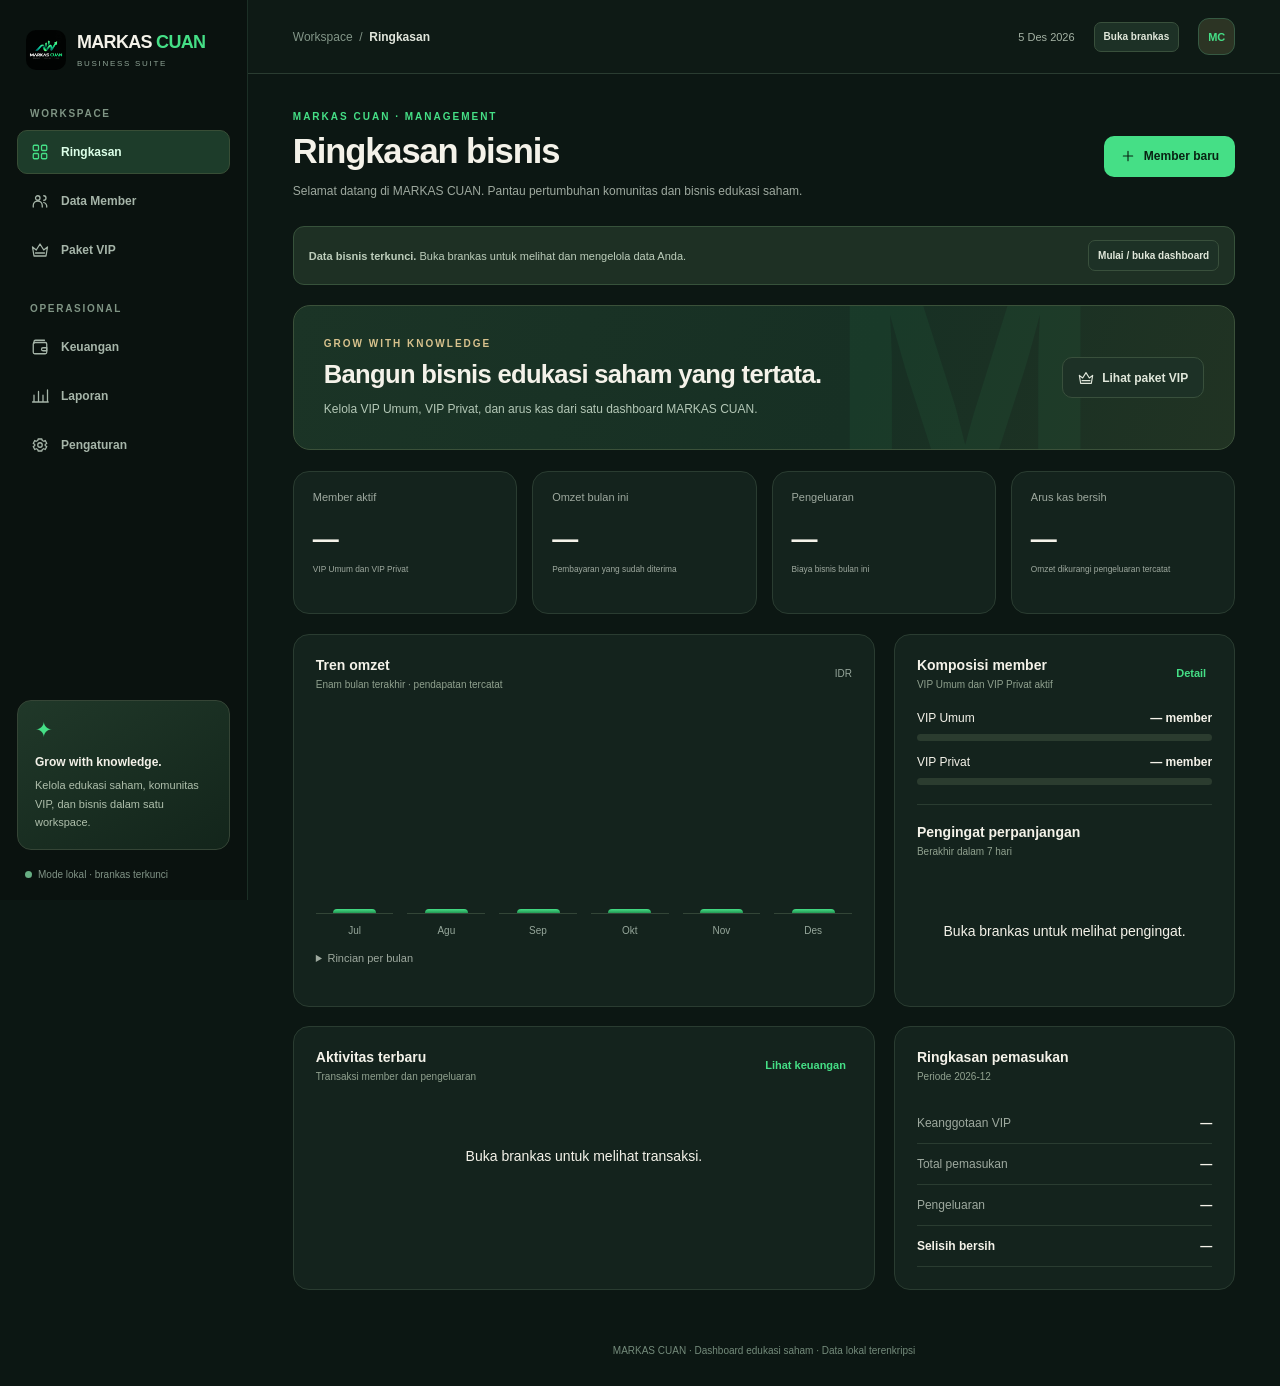
<file: markas-cuan/index.html>
<!doctype html><html lang="id"><head><meta charset="utf-8"><meta name="viewport" content="width=device-width,initial-scale=1"><meta name="theme-color" content="#0a110d"><meta name="description" content="MARKAS CUAN — membership edukasi saham VIP Umum dan VIP Privat."><meta http-equiv="Content-Security-Policy" content="default-src 'self'; script-src 'self'; style-src 'self'; img-src 'self' data:; connect-src 'none'; object-src 'none'; base-uri 'none'; form-action 'none'"><title>MARKAS CUAN — Business Dashboard</title><link rel="stylesheet" href="style.css?v=split2"><script defer src="app.js?v=split2"></script></head><body><svg class="sprite" xmlns="http://www.w3.org/2000/svg" aria-hidden="true">
<symbol id="i-grid" viewBox="0 0 24 24"><rect x="3" y="3" width="7" height="7" rx="1.4"/><rect x="14" y="3" width="7" height="7" rx="1.4"/><rect x="3" y="14" width="7" height="7" rx="1.4"/><rect x="14" y="14" width="7" height="7" rx="1.4"/></symbol>
<symbol id="i-users" viewBox="0 0 24 24"><circle cx="9" cy="8" r="3"/><path d="M3 20v-2a6 6 0 0 1 12 0v2M17 5a3 3 0 0 1 0 6M17 14a6 6 0 0 1 4 6"/></symbol>
<symbol id="i-crown" viewBox="0 0 24 24"><path d="M2 8l5 4 5-8 5 8 5-4-2 12H4Z"/><path d="M6 16h12"/></symbol>
<symbol id="i-book" viewBox="0 0 24 24"><path d="M12 6c-3-2-6-2-10-1v15c4-1 7-1 10 1 3-2 6-2 10-1V5c-4-1-7-1-10 1Zm0 0v15"/></symbol>
<symbol id="i-receipt" viewBox="0 0 24 24"><path d="M5 3h14v18l-3.5-2-3.5 2-3.5-2L5 21V3Z"/><path d="M9 8h6M9 12h6M9 16h3"/></symbol>
<symbol id="i-chart" viewBox="0 0 24 24"><path d="M4 20V11M10 20V6M16 20v-9M22 20V4M2 20h21"/></symbol>
<symbol id="i-settings" viewBox="0 0 24 24"><circle cx="12" cy="12" r="3"/><path d="m19 13 2 1-2 4-2-1-2 1-.5 2h-5L9 18l-2-1-2 1-2-4 2-1v-2l-2-1 2-4 2 1 2-1 .5-2h5l.5 2 2 1 2-1 2 4-2 1Z"/></symbol>
<symbol id="i-plus" viewBox="0 0 24 24"><path d="M12 5v14M5 12h14"/></symbol>
<symbol id="i-edit" viewBox="0 0 24 24"><path d="M4 20l4-1L20 7l-3-3L5 16l-1 4Z"/></symbol>
<symbol id="i-trash" viewBox="0 0 24 24"><path d="M4 7h16M9 7V4h6v3M7 7l1 13h8l1-13M10 11v5M14 11v5"/></symbol>
<symbol id="i-search" viewBox="0 0 24 24"><circle cx="10.5" cy="10.5" r="6.5"/><path d="m16 16 5 5"/></symbol>
<symbol id="i-download" viewBox="0 0 24 24"><path d="M12 3v12m-5-5 5 5 5-5M4 17v4h16v-4"/></symbol>
<symbol id="i-upload" viewBox="0 0 24 24"><path d="M12 16V4m-5 5 5-5 5 5M4 17v4h16v-4"/></symbol>
<symbol id="i-check" viewBox="0 0 24 24"><path d="m4 12 5 5L20 6"/></symbol>
<symbol id="i-close" viewBox="0 0 24 24"><path d="M5 5l14 14M19 5 5 19"/></symbol>
<symbol id="i-menu" viewBox="0 0 24 24"><path d="M4 6h16M4 12h16M4 18h16"/></symbol>
<symbol id="i-arrow" viewBox="0 0 24 24"><path d="M4 12h16m-7-7 7 7-7 7"/></symbol>
<symbol id="i-wallet" viewBox="0 0 24 24"><rect x="3" y="6" width="18" height="15" rx="2"/><path d="M4 7V5a2 2 0 0 1 2-2h12M16 13h5v4h-5a2 2 0 0 1 0-4Z"/></symbol>
<symbol id="i-calendar" viewBox="0 0 24 24"><rect x="3" y="5" width="18" height="16" rx="2"/><path d="M7 3v4M17 3v4M3 10h18"/></symbol>
<symbol id="i-external" viewBox="0 0 24 24"><path d="M13 5h6v6M19 5l-9 9"/><path d="M19 14v5H5V5h5"/></symbol>
<symbol id="i-alert" viewBox="0 0 24 24"><path d="M12 3 2 20h20L12 3Z"/><path d="M12 10v4M12 17h.01"/></symbol>
</svg><div id="app"></div><div id="overlay" class="overlay"></div><dialog id="dialog"></dialog><div id="notice" role="status" aria-live="polite"></div></body></html>
</file>
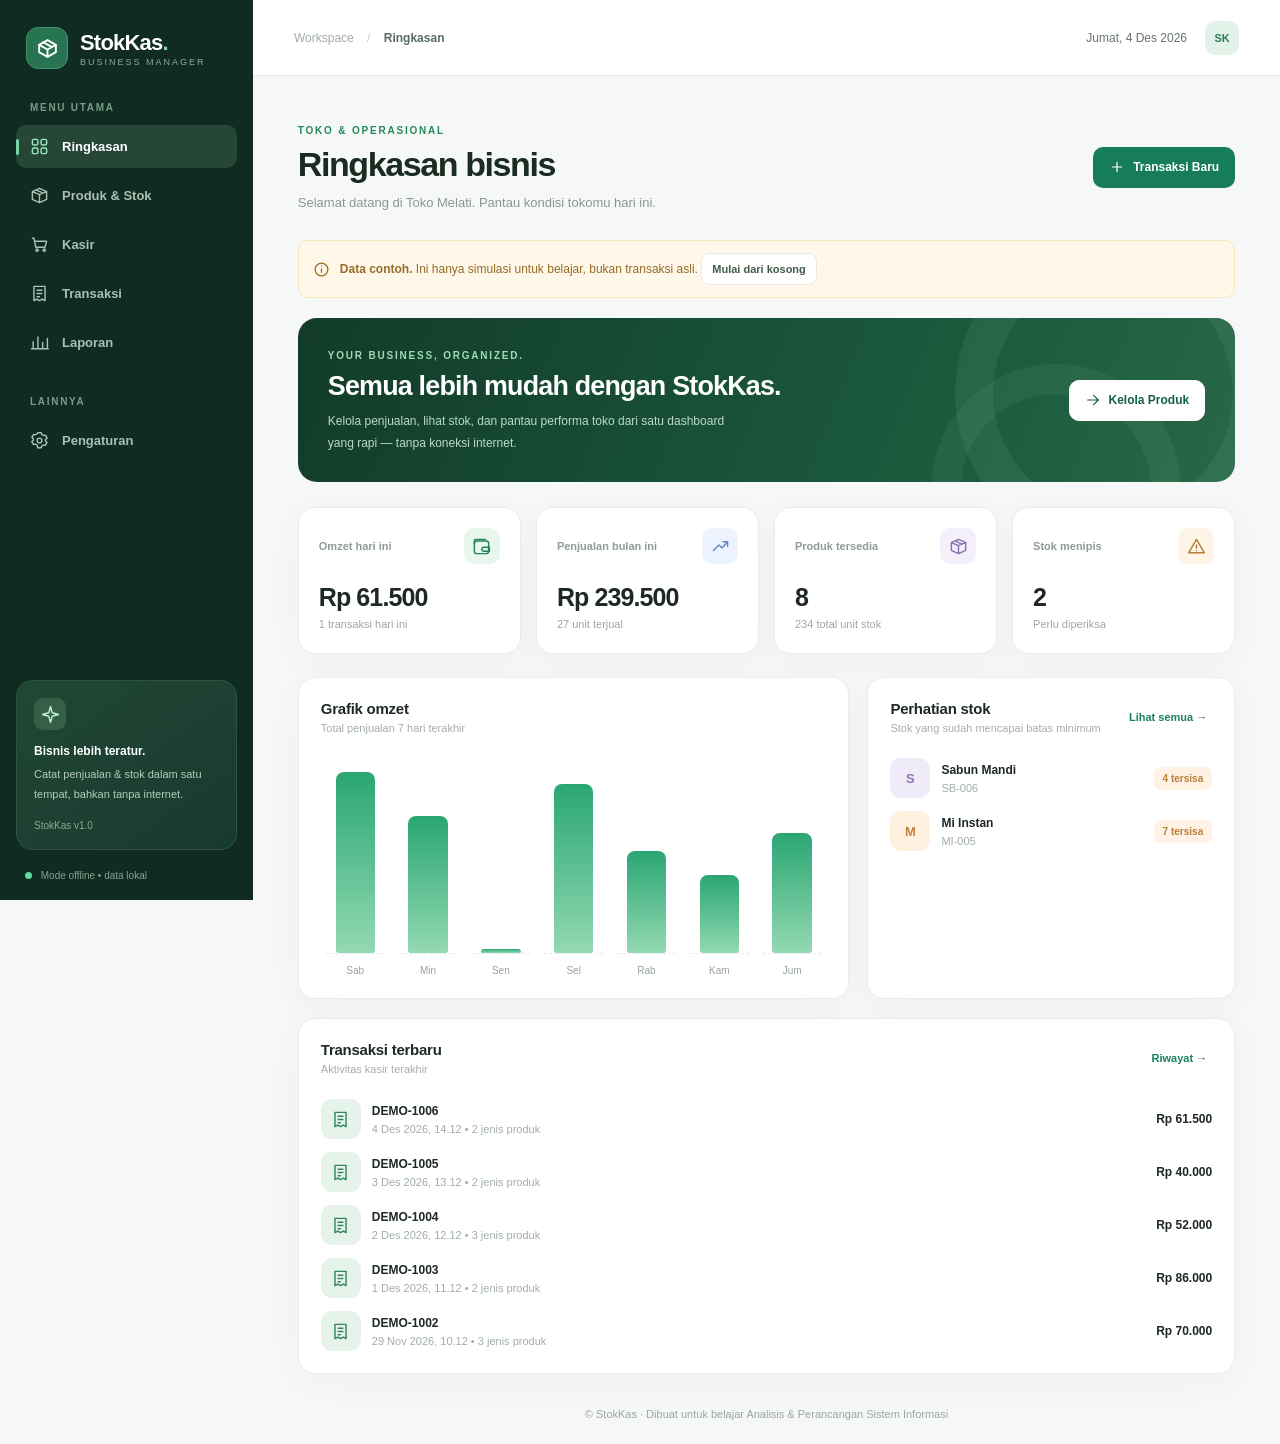
<file: stokkas/index.html>
<!doctype html>
<html lang="id">
<head>
  <meta charset="UTF-8" />
  <meta name="viewport" content="width=device-width, initial-scale=1, viewport-fit=cover" />
  <meta name="theme-color" content="#102b22" />
  <meta name="description" content="StokKas — aplikasi pencatatan stok, kasir dan laporan UMKM yang bekerja offline." />
  <meta name="color-scheme" content="light" />
  <link rel="icon" href="[data-uri]" type="image/png" />
  <link rel="apple-touch-icon" href="[data-uri]" />

  <style>
:root{--forest:#102b22;--forest2:#173e30;--primary:#167d58;--primary-dark:#0f6949;--mint:#e5f5eb;--ink:#1e2924;--muted:#84938b;--text2:#5c6c63;--line:#e5ebe7;--background:#f6f8f7;--white:#fff;--warning:#bd7824;--shadow:0 8px 35px rgba(17,44,31,.035);font-family:Inter,Manrope,-apple-system,BlinkMacSystemFont,"Segoe UI",sans-serif;color:var(--ink);background:var(--background);font-size:14px}
*{box-sizing:border-box}body{margin:0;min-width:320px}button,input,select{font:inherit}button{cursor:pointer}button:disabled{cursor:not-allowed;opacity:.5}button:focus-visible,input:focus-visible,select:focus-visible{outline:3px solid #8cc9a8;outline-offset:2px}svg.icon{width:19px;height:19px;fill:none;stroke:currentColor;stroke-width:1.8;stroke-linecap:round;stroke-linejoin:round;flex-shrink:0}.icon-sprite{width:0;height:0;position:absolute;overflow:hidden}.app-shell{display:flex;min-height:100vh}.sidebar{width:253px;flex:0 0 253px;background:var(--forest);color:#d6e8dc;min-height:100vh;padding:27px 16px 19px;display:flex;flex-direction:column;position:sticky;top:0;height:100vh}.brand{display:flex;align-items:center;gap:12px;padding:0 10px 33px}.brand-logo{display:grid;place-items:center;background:#267451;border:1px solid #47916a;color:white;border-radius:12px;height:42px;width:42px}.brand-logo .icon{height:25px;width:25px}.brand strong{font-size:22px;letter-spacing:-.8px;color:white}.brand small{font-size:9px;display:block;letter-spacing:2px;color:#8eac9a;margin-top:1px}.brand-dot{color:#88dbaf}.side-label{font-size:10px;letter-spacing:1.7px;color:#789c88;font-weight:750;margin:0 14px 12px}.extra-space{margin-top:32px}.sidebar nav{display:grid;gap:6px}.nav-link{border:0;background:transparent;color:#a9c0b2;border-radius:10px;width:100%;display:flex;align-items:center;gap:13px;padding:12px 14px;font-weight:550;text-align:left;font-size:13px;transition:background .16s,color .16s}.nav-link:hover,.nav-link.active{background:#264738;color:#fff}.nav-link.active:before{content:"";width:3px;height:16px;background:#75d6a2;position:absolute;margin-left:-14px;border-radius:4px}.nav-link.active .icon{color:#9ae6bd}.nav-counter{margin-left:auto;background:#1d9b70;border-radius:100px;font-size:11px;padding:2px 6px}.sidebar-spacer{flex:1}.sidebar-hint{border:1px solid #305243;background:linear-gradient(145deg,#214735,#173a2e);padding:17px;border-radius:16px}.hint-icon{width:32px;height:32px;display:grid;place-items:center;color:#bdf1d3;background:#365f47;border-radius:9px;margin-bottom:14px}.sidebar-hint strong{display:block;color:#fff;font-size:12px}.sidebar-hint p{font-size:11px;line-height:1.8;color:#b5cbbd;margin:7px 0 11px}.sidebar-hint span{font-size:10px;color:#87ac97}.sidebar-footer{font-size:10px;color:#82a38f;padding:20px 9px 0}.online-dot{display:inline-block;width:7px;height:7px;border-radius:50%;background:#63daa2;margin-right:6px}.main-column{flex:1;min-width:0;display:flex;flex-direction:column}.topbar{height:76px;background:white;border-bottom:1px solid var(--line);display:flex;justify-content:space-between;align-items:center;padding:0 clamp(18px,3.2vw,51px)}.topbar-left,.topbar-right{display:flex;align-items:center;gap:18px}.breadcrumb{font-size:12px;color:#a2ada5}.breadcrumb span{padding:0 10px;color:#bec7c1}.breadcrumb b{color:#596d61;font-weight:650}.today-pill{font-size:12px;color:#66736b}.avatar{width:34px;height:34px;display:grid;place-items:center;border-radius:10px;color:#327e55;background:#e2f2e9;font-weight:800;font-size:11px}.view{width:100%;max-width:1440px;margin:0 auto;flex:1;padding:clamp(20px,3.5vw,46px) clamp(18px,3.5vw,51px) 26px}.main-footer{font-size:11px;color:#9aa69e;padding:8px 30px 24px;text-align:center}.icon-button{border:1px solid var(--line);border-radius:10px;background:white;width:38px;height:38px;display:inline-grid;place-items:center;color:#496157}.mobile-menu{display:none}.page-heading{display:flex;justify-content:space-between;align-items:center;gap:16px;margin-bottom:27px;flex-wrap:wrap}.eyebrow{display:inline-flex;align-items:center;gap:8px;text-transform:uppercase;font-size:10px;font-weight:750;letter-spacing:1.8px;color:#27875d;margin-bottom:9px}.page-title{font-size:clamp(25px,2.7vw,34px);letter-spacing:-1.4px;margin:0;font-weight:780;color:#1a2b21}.page-description{margin:8px 0 0;color:#89988e;font-size:13px;line-height:1.65}.action-group{display:flex;align-items:center;gap:10px;flex-wrap:wrap}.btn{display:inline-flex;align-items:center;justify-content:center;gap:8px;border-radius:10px;min-height:41px;border:1px solid transparent;padding:10px 15px;font-size:12px;font-weight:700;transition:filter .16s,transform .16s;white-space:nowrap}.btn:hover:not(:disabled){filter:brightness(.95);transform:translateY(-1px)}.btn svg.icon{width:16px;height:16px}.btn-primary{color:white;background:var(--primary)}.btn-secondary{background:#fff;color:#425c4b;border-color:var(--line)}.btn-danger{background:#fff5f4;color:#b53d3d;border-color:#f5dbd8}.btn-soft{color:var(--primary-dark);background:#e5f5eb}.btn-small{min-height:32px;padding:6px 10px;font-size:11px;border-radius:8px}.btn-icon{border:1px solid var(--line);background:white;border-radius:8px;width:32px;height:32px;display:inline-grid;place-items:center;color:#6b7f72}.btn-icon:hover{background:#f3f8f4}.btn-icon.danger{color:#bb6464}.btn-icon .icon{height:16px;width:16px}.card{background:#fff;border:1px solid #e8eeea;border-radius:17px;box-shadow:var(--shadow)}.hero{background:linear-gradient(112deg,#123b2a,#1b593d 65%,#286747);color:white;border-radius:19px;padding:28px 30px;position:relative;overflow:hidden;display:flex;align-items:center;justify-content:space-between;gap:20px;margin-bottom:25px}.hero:after{content:"";width:240px;height:240px;position:absolute;right:-36px;top:-83px;border:38px solid rgba(190,247,216,.065);border-radius:50%}.hero:before{content:"";width:190px;height:190px;position:absolute;right:54px;bottom:-132px;border:30px solid rgba(190,247,216,.055);border-radius:50%}.hero-content{position:relative;z-index:1}.hero-eyebrow{font-size:10px;letter-spacing:1.8px;font-weight:800;color:#a1dab4}.hero h2{font-size:clamp(20px,2.1vw,28px);letter-spacing:-.8px;margin:9px 0}.hero p{color:#bcd9c8;font-size:12px;max-width:420px;line-height:1.8;margin:0}.hero .btn{z-index:1;position:relative;background:white;color:#14623e;border-color:white}.demo-banner{border-radius:10px;padding:12px 14px;background:#fff8e9;border:1px solid #f7e5bc;color:#956b28;font-size:12px;display:flex;gap:10px;align-items:center;margin-bottom:20px}.demo-banner .icon{width:17px;height:17px}.stat-grid{display:grid;grid-template-columns:repeat(4,minmax(0,1fr));gap:15px;margin-bottom:23px}.stat-card{padding:20px;min-height:147px}.stat-header{display:flex;align-items:center;justify-content:space-between;gap:10px;margin-bottom:19px}.stat-icon{width:36px;height:36px;display:grid;place-items:center;border-radius:10px;background:#e8f6ee;color:#21835c}.stat-icon.amber{background:#fff5e7;color:#b18135}.stat-icon.blue{background:#edf3fe;color:#6586b9}.stat-icon.purple{background:#f3effb;color:#8972ae}.stat-kicker{font-size:11px;color:#8e9c91;font-weight:600}.stat-value{font-weight:800;font-size:clamp(19px,2vw,25px);letter-spacing:-.9px;margin-bottom:6px;overflow-wrap:anywhere}.stat-note{font-size:11px;color:#9ca8a0}.stat-note.green{color:#2e9763}.dashboard-grid{display:grid;grid-template-columns:minmax(0,1.5fr) minmax(250px,1fr);gap:18px}.section-card{padding:22px}.section-header{display:flex;justify-content:space-between;align-items:center;gap:12px;margin-bottom:24px}.section-title{font-weight:750;font-size:15px;letter-spacing:-.25px;margin:0}.section-subtitle{font-size:11px;color:#a3afa5;margin:5px 0 0}.inline-link{border:0;background:transparent;color:#178158;font-weight:700;font-size:11px;padding:5px}.chart-grid{height:218px;display:flex;align-items:end;gap:14px;padding:5px 5px 0}.chart-col{flex:1;min-width:0;height:100%;display:flex;align-items:center;flex-direction:column;justify-content:flex-end;gap:11px}.chart-track{height:182px;width:100%;display:flex;align-items:end;justify-content:center;border-bottom:1px dashed #e4ebe4}.chart-bar{height:var(--bar-height);background:linear-gradient(180deg,#2aa673,#93d9b2);width:min(42px,67%);border-radius:8px 8px 3px 3px;min-height:4px;position:relative;transition:height .2s}.chart-bar:hover{background:#188f60}.chart-col-name{font-size:10px;color:#96a398}.low-list{display:grid;gap:13px}.low-row,.recent-row{display:flex;align-items:center;gap:11px}.product-avatar{display:grid;place-items:center;width:40px;height:40px;border-radius:11px;background:#e6f3eb;color:#34865a;font-weight:800;font-size:13px;flex:0 0 40px}.product-avatar.amber{background:#fff0df;color:#bd813f}.product-avatar.blue{background:#edf2fd;color:#6184b4}.product-avatar.purple{background:#f0ebf8;color:#8e73b5}.low-row-text,.recent-row-text{min-width:0;flex:1}.low-row strong,.recent-row strong{display:block;white-space:nowrap;text-overflow:ellipsis;overflow:hidden;font-size:12px}.low-row small,.recent-row small{display:block;color:#a0aea4;font-size:11px;margin-top:5px}.stock-badge{background:#fff2e5;color:#b97e38;padding:6px 9px;border-radius:7px;font-size:10px;font-weight:700;white-space:nowrap}.stock-badge.ok{background:#e8f6ee;color:#339768}.stack{display:grid;gap:18px}.table-scroll{overflow-x:auto}.data-table{width:100%;border-collapse:collapse;text-align:left;min-width:600px}.data-table th{color:#9da99f;font-size:10px;text-transform:uppercase;letter-spacing:1px;font-weight:750;padding:15px 13px;border-bottom:1px solid var(--line);white-space:nowrap}.data-table td{padding:15px 13px;border-bottom:1px solid #f1f4f1;vertical-align:middle;font-size:12px}.data-table tbody tr:last-child td{border-bottom:0}.data-table tbody tr:hover{background:#fafcfb}.table-person{display:flex;align-items:center;gap:10px;min-width:165px}.table-person strong{font-size:12px}.table-person small{display:block;color:#a4aea7;font-size:10px;margin-top:4px}.table-actions{display:flex;gap:6px;justify-content:flex-end}.money{font-weight:740;color:#25362b;white-space:nowrap}.label-muted{font-size:11px;color:#a0aa9f}.toolbar{display:flex;gap:10px;align-items:center;justify-content:space-between;flex-wrap:wrap;margin-bottom:16px}.search-field{position:relative;display:flex;align-items:center;max-width:365px;min-width:220px;flex:1}.search-field .icon{position:absolute;left:13px;width:17px;height:17px;color:#a6b0a6}.search-field input{height:42px;border:1px solid var(--line);border-radius:10px;padding:0 13px 0 41px;background:white;outline:0;width:100%;font-size:12px;color:var(--ink)}.search-field input:focus{border-color:#9dcbb0}.select{border:1px solid var(--line);border-radius:10px;background:#fff;padding:11px 13px;min-height:42px;color:#58675c;font-size:12px;outline:0}.filter-area{display:flex;align-items:center;gap:9px}.empty-state{padding:38px 20px;text-align:center;display:grid;justify-items:center;gap:9px}.empty-icon{width:59px;height:59px;border-radius:18px;display:grid;place-items:center;background:#eaf5ed;color:#45976b}.empty-icon .icon{width:27px;height:27px}.empty-state strong{font-size:14px}.empty-state p{color:#91a096;max-width:340px;line-height:1.7;font-size:12px;margin:0 0 7px}.empty-state.compact{padding:17px}.empty-state.compact .empty-icon{width:44px;height:44px;border-radius:12px}.pos-grid{display:grid;grid-template-columns:minmax(0,1fr) minmax(298px,370px);gap:19px;align-items:start}.catalog-card{padding:22px}.pos-grid .section-header{margin-bottom:15px}.product-grid{display:grid;grid-template-columns:repeat(auto-fill,minmax(150px,1fr));gap:12px;max-height:650px;overflow:auto;padding:3px}.catalog-product{border:1px solid #e4ece6;background:white;border-radius:13px;padding:16px;text-align:left;display:flex;flex-direction:column;gap:8px;min-height:167px;transition:border .15s,box-shadow .15s}.catalog-product:hover:not(:disabled){border-color:#76c39b;box-shadow:0 7px 18px #1c73451a}.catalog-product:disabled{opacity:.45}.catalog-product .product-avatar{width:42px;height:42px}.catalog-product strong{font-size:12px;line-height:1.4;min-height:32px}.catalog-product small{color:#92a097;font-size:10px}.catalog-bottom{display:flex;justify-content:space-between;align-items:center;gap:6px;margin-top:auto}.catalog-bottom b{font-size:12px;color:#1b5d3d}.catalog-bottom .mini-plus{display:grid;place-items:center;width:25px;height:25px;border-radius:8px;background:#e3f4e9;color:#25865c}.catalog-bottom .mini-plus .icon{width:15px;height:15px}.checkout-card{position:sticky;top:90px;padding:22px}.cart-items{display:grid;gap:18px;max-height:320px;overflow:auto;margin-bottom:22px}.cart-row{display:flex;gap:10px;align-items:start}.cart-row-main{flex:1;min-width:0}.cart-row-main strong{font-size:12px;display:block;margin-bottom:4px}.cart-row-main small{font-size:11px;color:#97a59a}.cart-qty{display:flex;align-items:center;gap:8px;margin-top:8px}.qty-btn{height:25px;width:25px;display:grid;place-items:center;background:#f4f8f5;border:1px solid #e3ebe4;border-radius:6px;color:#4c7f60}.qty-btn .icon{height:13px;width:13px}.qty-number{font-size:12px;font-weight:750;min-width:15px;text-align:center}.cart-price{font-size:12px;font-weight:700;white-space:nowrap}.checkout-divider{height:1px;background:var(--line);margin:20px 0}.totals{display:grid;gap:13px;margin-top:15px}.total-line{display:flex;justify-content:space-between;gap:20px;font-size:12px;color:#859387}.total-line strong{color:#2b4133;font-weight:730}.total-line.grand{font-weight:750;font-size:14px;color:#263f30;padding-top:14px;border-top:1px dashed #dde7de}.total-line.grand strong{font-size:21px;color:#14744d}.form-field{display:grid;gap:7px}.form-field label{font-size:11px;color:#6c8071;font-weight:700}.form-field input,.form-field select{width:100%;border-radius:9px;border:1px solid #e2e9e4;background:white;min-height:41px;padding:10px 12px;outline:0;color:#253c2c;font-size:12px}.form-field input:focus,.form-field select:focus{border-color:#91c6a7}.form-hint{font-size:10px;color:#9da89e;line-height:1.6}.form-grid{display:grid;grid-template-columns:repeat(2,minmax(0,1fr));gap:13px}.full-span{grid-column:1/-1}.checkout-card .btn-primary{width:100%;margin-top:17px}.receipt-list{display:grid;gap:12px}.history-filters{display:flex;gap:10px;align-items:center;flex-wrap:wrap}.id-tag{font-family:ui-monospace,Menlo,monospace;font-size:11px;color:#467653;font-weight:700}.method-pill{display:inline-block;padding:5px 9px;background:#f1f5f1;border-radius:7px;font-size:10px;color:#5b6b5c}.report-summary{display:grid;grid-template-columns:repeat(3,minmax(0,1fr));gap:16px;margin-bottom:19px}.report-insights{display:grid;grid-template-columns:1fr 1fr;gap:19px}.rank-list{display:grid;gap:18px}.rank-row{display:flex;align-items:center;gap:12px}.rank-num{width:25px;height:25px;flex:0 0 25px;display:grid;place-items:center;border-radius:8px;background:#e9f4eb;color:#287d54;font-size:11px;font-weight:750}.rank-details{flex:1;min-width:0}.rank-details strong{display:block;font-size:12px}.rank-details small{display:block;color:#9aaba0;margin-top:4px}.rank-price{font-size:12px;font-weight:730}.settings-grid{display:grid;grid-template-columns:minmax(0,1.2fr) minmax(260px,.8fr);gap:19px}.settings-card{padding:24px}.settings-card .section-title{margin-bottom:8px}.settings-card .section-subtitle{margin-bottom:24px}.settings-card .form-grid{margin-bottom:15px}.action-stack{display:grid;gap:10px}.settings-action{display:flex;justify-content:space-between;align-items:center;padding:13px 0;border-bottom:1px solid var(--line);gap:16px}.settings-action:last-child{border:0}.settings-action strong{font-size:12px}.settings-action small{display:block;color:#9eaa9f;font-size:11px;margin-top:5px;line-height:1.5}.notice{border:1px solid #d8e9dd;background:#edf7ef;border-radius:10px;padding:13px 14px;color:#51765e;font-size:12px;line-height:1.65;display:flex;gap:8px;margin-top:20px}.notice .icon{flex:0 0 18px}.modal{width:min(94vw,540px);max-height:88vh;border:0;border-radius:19px;padding:0;box-shadow:0 28px 95px #0d2c2080;color:var(--ink);overflow:auto}.modal::backdrop{background:#102b229e;backdrop-filter:blur(3px)}.modal-pad{padding:25px}.modal-header{display:flex;justify-content:space-between;align-items:start;gap:10px;margin-bottom:22px}.modal-header h3{margin:0;font-size:20px;letter-spacing:-.6px}.modal-header p{color:#9daaa0;font-size:12px;margin:7px 0 0;line-height:1.5}.modal-actions{display:flex;align-items:center;justify-content:flex-end;gap:10px;margin-top:24px;padding-top:18px;border-top:1px solid var(--line)}.modal-close{width:32px;height:32px;border:0;background:#f2f5f3;border-radius:9px;color:#718278;display:grid;place-items:center}.toast{position:fixed;bottom:24px;left:50%;transform:translate(-50%,30px);background:#173e2d;color:#fff;box-shadow:0 15px 45px #07291944;border-radius:11px;padding:12px 18px;font-size:12px;font-weight:650;z-index:100;opacity:0;pointer-events:none;transition:opacity .2s,transform .2s;max-width:90vw;text-align:center}.toast.show{opacity:1;transform:translate(-50%,0)}.toast.error{background:#9c3535}.mobile-bottom-nav{display:none}.dashboard-lower{margin-top:19px}.breakdown{display:grid;gap:12px}.breakdown-row{display:flex;align-items:center;justify-content:space-between;gap:10px;font-size:12px;color:#7b897e}.breakdown-row b{color:#324d3b}.bar-track{height:7px;background:#f0f4ef;border-radius:99px;margin-top:5px;overflow:hidden}.bar-fill{height:100%;background:#67b88b;border-radius:99px}.text-right{text-align:right}.muted{color:#96a29a}.flex-between{display:flex;align-items:center;justify-content:space-between;gap:14px}.mt-18{margin-top:18px}.my-12{margin-top:12px;margin-bottom:12px}.success-text{color:#238a5c}.w-full{width:100%}
@media(max-width:1200px){.sidebar{width:220px;flex-basis:220px}.stat-grid{grid-template-columns:repeat(2,minmax(0,1fr))}.dashboard-grid{grid-template-columns:minmax(0,1.4fr) minmax(230px,1fr)}.pos-grid{grid-template-columns:minmax(0,1fr) minmax(270px,330px)}}
@media(max-width:850px){.sidebar{position:fixed;transform:translateX(-110%);z-index:40;transition:transform .25s;box-shadow:12px 0 50px #0e2c2240;width:260px}.sidebar.open{transform:translateX(0)}.mobile-menu{display:inline-grid}.dashboard-grid,.pos-grid,.settings-grid{grid-template-columns:minmax(0,1fr)}.checkout-card{position:static}.report-insights{grid-template-columns:1fr 1fr}.view{max-width:780px}.topbar{height:68px}}
@media(max-width:600px){:root{font-size:13px}.topbar{height:61px;padding:0 17px}.topbar-right{gap:9px}.today-pill{font-size:10px}.view{padding:20px 15px 30px}.page-heading{align-items:flex-start;margin-bottom:20px}.page-title{font-size:25px}.page-description{font-size:12px}.hero{padding:21px 19px;align-items:flex-start;flex-direction:column}.hero .btn{margin-top:5px}.stat-grid{gap:10px}.stat-card{padding:15px;min-height:140px}.stat-value{font-size:21px}.stat-icon{width:32px;height:32px}.stat-header{margin-bottom:17px}.dashboard-grid,.report-insights{grid-template-columns:1fr}.report-summary{grid-template-columns:1fr 1fr}.report-summary .stat-card:last-child{grid-column:1/-1}.section-card,.catalog-card,.checkout-card,.settings-card{padding:17px}.chart-grid{gap:7px}.chart-track{height:155px}.chart-grid{height:188px}.product-grid{grid-template-columns:repeat(2,minmax(0,1fr));gap:10px}.catalog-product{padding:13px;min-height:154px}.toolbar{align-items:stretch}.filter-area{flex:1}.filter-area .select{width:100%}.search-field{max-width:none;width:100%}.action-group{width:100%}.action-group .btn{flex:1}.mobile-bottom-nav{position:fixed;z-index:35;bottom:0;left:0;right:0;display:flex;height:calc(66px + env(safe-area-inset-bottom));padding:6px 3px calc(6px + env(safe-area-inset-bottom));background:#fff;box-shadow:0 -5px 30px #1b3f2715;border-top:1px solid #e4ece6;align-items:stretch;justify-content:space-around}.mobile-nav{background:transparent;border:0;display:flex;flex-direction:column;align-items:center;justify-content:center;gap:3px;color:#9da9a0;flex:1;font-size:10px;font-weight:650;min-width:0}.mobile-nav .icon{width:21px;height:21px}.mobile-nav.active{color:#197c52}.mobile-nav.pos-tab .icon{background:#e5f4e9;border-radius:11px;width:37px;height:37px;padding:8px}.main-footer{padding-bottom:95px}.toast{bottom:90px}.breadcrumb{font-size:11px}.modal-pad{padding:21px}.form-grid{gap:11px}.form-field label{font-size:11px}}
@media print{.sidebar,.topbar,.mobile-bottom-nav,.main-footer,.page-heading,.toolbar,.action-group{display:none!important}.view{padding:0}.card{box-shadow:none}.app-shell{display:block}}

/* Print hanya struk, bukan seluruh dashboard. */
#receiptPrintArea{display:none}
@media print{body > *:not(#receiptPrintArea){display:none!important}#receiptPrintArea{display:block!important;width:80mm;max-width:100%;margin:0 auto;padding:0}#receiptPrintArea .receipt-paper{border:0!important;padding:0!important}}

</style>
  <title>StokKas — Kelola Toko Lebih Mudah</title>
</head>
<body>
  <svg xmlns="http://www.w3.org/2000/svg" class="icon-sprite" aria-hidden="true">
    <symbol id="i-logo" viewBox="0 0 24 24"><path d="M4 8.5 12 4l8 4.5v7L12 20l-8-4.5z"/><path d="m4 8.5 8 4.5 8-4.5M12 13v7M8 6l8 4.5"/></symbol>
    <symbol id="i-grid" viewBox="0 0 24 24"><rect x="3" y="3" width="7" height="7" rx="1.7"/><rect x="14" y="3" width="7" height="7" rx="1.7"/><rect x="3" y="14" width="7" height="7" rx="1.7"/><rect x="14" y="14" width="7" height="7" rx="1.7"/></symbol>
    <symbol id="i-box" viewBox="0 0 24 24"><path d="m3 7 9-4 9 4v10l-9 4-9-4zM3 7l9 4 9-4M12 11v10M7.5 5l9 4"/></symbol>
    <symbol id="i-cart" viewBox="0 0 24 24"><path d="M3 4h2l2.4 11.5h11.4L21 8H6"/><circle cx="9" cy="19" r="1.5"/><circle cx="18" cy="19" r="1.5"/></symbol>
    <symbol id="i-receipt" viewBox="0 0 24 24"><path d="M5 3h14v18l-3.5-2-3.5 2-3.5-2L5 21V3Z"/><path d="M9 8h6M9 12h6M9 16h3"/></symbol>
    <symbol id="i-chart" viewBox="0 0 24 24"><path d="M4 20V11M10 20V5M16 20v-8M22 20v-13M2 20h21"/></symbol>
    <symbol id="i-settings" viewBox="0 0 24 24"><path d="M9.7 3.5h4.6l.7 2.4 2 1.2 2.4-.5 2.3 4-.17.15-1.9 1.7v2.2l1.9 1.7-2.3 4-2.4-.5-2 1.2-.7 2.4H9.7L9 19.9l-2-1.2-2.4.5-2.3-4 1.9-1.7v-2.2L2.3 9.6l2.3-4 2.4.5 2-1.2Z" transform="translate(0 -1.1) scale(1 .95)"/><circle cx="12" cy="12" r="3"/></symbol>
    <symbol id="i-plus" viewBox="0 0 24 24"><path d="M12 5v14M5 12h14"/></symbol>
    <symbol id="i-minus" viewBox="0 0 24 24"><path d="M5 12h14"/></symbol>
    <symbol id="i-search" viewBox="0 0 24 24"><circle cx="10.8" cy="10.8" r="6.8"/><path d="m16 16 5 5"/></symbol>
    <symbol id="i-arrow" viewBox="0 0 24 24"><path d="M4 12h16m-7-7 7 7-7 7"/></symbol>
    <symbol id="i-trend" viewBox="0 0 24 24"><path d="m3 17 7-7 4 4 7-8M15 6h6v6"/></symbol>
    <symbol id="i-alert" viewBox="0 0 24 24"><path d="M12 3 2 20h20L12 3Z"/><path d="M12 10v4M12 17h.01"/></symbol>
    <symbol id="i-download" viewBox="0 0 24 24"><path d="M12 3v12m-5-5 5 5 5-5M4 17v4h16v-4"/></symbol>
    <symbol id="i-upload" viewBox="0 0 24 24"><path d="M12 16V4m-5 5 5-5 5 5M4 17v4h16v-4"/></symbol>
    <symbol id="i-check" viewBox="0 0 24 24"><path d="m4 12 5 5L20 6"/></symbol>
    <symbol id="i-close" viewBox="0 0 24 24"><path d="M5 5l14 14M19 5 5 19"/></symbol>
    <symbol id="i-edit" viewBox="0 0 24 24"><path d="m4 20 4.4-1L20 7.4 16.6 4 5 15.6 4 20ZM14.4 6.2l3.4 3.4"/></symbol>
    <symbol id="i-trash" viewBox="0 0 24 24"><path d="M4 7h16M9 7V4h6v3M7 7l1 13h8l1-13M10 11v5M14 11v5"/></symbol>
    <symbol id="i-menu" viewBox="0 0 24 24"><path d="M4 6h16M4 12h16M4 18h16"/></symbol>
    <symbol id="i-store" viewBox="0 0 24 24"><path d="M3 10l2-6h14l2 6v3H3v-3ZM5 13v8h14v-8M9 21v-6h6v6"/><path d="M3 10c0 3 4 3 4 0 0 3 4 3 4 0 0 3 4 3 4 0 0 3 4 3 4 0"/></symbol>
    <symbol id="i-calendar" viewBox="0 0 24 24"><rect x="3" y="5" width="18" height="16" rx="2"/><path d="M7 3v4M17 3v4M3 10h18"/></symbol>
    <symbol id="i-info" viewBox="0 0 24 24"><circle cx="12" cy="12" r="9"/><path d="M12 11v5M12 7h.01"/></symbol>
    <symbol id="i-spark" viewBox="0 0 24 24"><path d="m12 2 2.2 7.8L22 12l-7.8 2.2L12 22l-2.2-7.8L2 12l7.8-2.2L12 2Z"/></symbol>
    <symbol id="i-filter" viewBox="0 0 24 24"><path d="M3 5h18L14 13v6l-4 2v-8L3 5Z"/></symbol>
    <symbol id="i-wallet" viewBox="0 0 24 24"><rect x="3" y="5" width="18" height="16" rx="3"/><path d="M3 9V5c0-1 1-2 2-2h12M15 13h7v5h-7a2.5 2.5 0 0 1 0-5Z"/></symbol>
  </svg>

  <div class="app-shell">
    <aside class="sidebar" id="sidebar">
      <div class="brand"><span class="brand-logo"><svg class="icon"><use href="#i-logo"/></svg></span><div><strong>StokKas<span class="brand-dot">.</span></strong><small>BUSINESS MANAGER</small></div></div>
      <div class="side-label">MENU UTAMA</div>
      <nav id="desktopNav" aria-label="Menu utama">
        <button class="nav-link active" data-route="dashboard"><svg class="icon"><use href="#i-grid"/></svg> Ringkasan</button>
        <button class="nav-link" data-route="products"><svg class="icon"><use href="#i-box"/></svg> Produk & Stok</button>
        <button class="nav-link" data-route="pos"><svg class="icon"><use href="#i-cart"/></svg> Kasir <span class="nav-counter" id="sidebarCartCounter" hidden>0</span></button>
        <button class="nav-link" data-route="history"><svg class="icon"><use href="#i-receipt"/></svg> Transaksi</button>
        <button class="nav-link" data-route="reports"><svg class="icon"><use href="#i-chart"/></svg> Laporan</button>
      </nav>
      <div class="side-label extra-space">LAINNYA</div>
      <nav><button class="nav-link" data-route="settings"><svg class="icon"><use href="#i-settings"/></svg> Pengaturan</button></nav>
      <div class="sidebar-spacer"></div>
      <div class="sidebar-hint"><div class="hint-icon"><svg class="icon"><use href="#i-spark"/></svg></div><strong>Bisnis lebih teratur.</strong><p>Catat penjualan & stok dalam satu tempat, bahkan tanpa internet.</p><span>StokKas v1.0</span></div>
      <div class="sidebar-footer"><span class="online-dot"></span> Mode offline • data lokal</div>
    </aside>

    <div class="main-column">
      <header class="topbar"><div class="topbar-left"><button type="button" class="icon-button mobile-menu" id="menuBtn" aria-label="Buka menu"><svg class="icon"><use href="#i-menu"/></svg></button><div class="breadcrumb">Workspace <span>/</span> <b id="breadcrumbCurrent">Ringkasan</b></div></div><div class="topbar-right"><span class="today-pill" id="topDate"></span><div class="avatar">SK</div></div></header>
      <main id="view" class="view" tabindex="-1" aria-live="polite"></main>
      <footer class="main-footer">© StokKas · Dibuat untuk belajar Analisis & Perancangan Sistem Informasi</footer>
    </div>
  </div>

  <nav class="mobile-bottom-nav" aria-label="Navigasi cepat">
    <button data-route="dashboard" class="mobile-nav active"><svg class="icon"><use href="#i-grid"/></svg><span>Beranda</span></button>
    <button data-route="products" class="mobile-nav"><svg class="icon"><use href="#i-box"/></svg><span>Produk</span></button>
    <button data-route="pos" class="mobile-nav pos-tab"><svg class="icon"><use href="#i-cart"/></svg><span>Kasir</span></button>
    <button data-route="history" class="mobile-nav"><svg class="icon"><use href="#i-receipt"/></svg><span>Riwayat</span></button>
    <button data-route="reports" class="mobile-nav"><svg class="icon"><use href="#i-chart"/></svg><span>Laporan</span></button>
  </nav>

  <dialog id="modal" class="modal"><div id="modalContent"></div></dialog>
  <div id="toast" class="toast" role="status" aria-live="polite"></div>
  <input type="file" id="importFile" accept="application/json,.json" hidden />
  <script>
/* StokKas v1.0 — offline-first educational POS / inventory. No third-party scripts. */
(() => {
  'use strict';
  const STORAGE_KEY = 'stokkas.database.v1';
  const ROUTES = { dashboard:'Ringkasan', products:'Produk & Stok', pos:'Kasir', history:'Transaksi', reports:'Laporan', settings:'Pengaturan' };
  const $ = (s, root=document) => root.querySelector(s);
  const $$ = (s, root=document) => [...root.querySelectorAll(s)];
  const icon = n => `<svg class="icon" aria-hidden="true"><use href="#i-${n}"></use></svg>`;
  const esc = v => String(v ?? '').replace(/[&<>"']/g, ch=>({'&':'&amp;','<':'&lt;','>':'&gt;','"':'&quot;',"'":'&#39;'}[ch]));
  const rupiah = n => new Intl.NumberFormat('id-ID',{style:'currency',currency:'IDR',maximumFractionDigits:0}).format(Number(n)||0);
  const number = n => new Intl.NumberFormat('id-ID').format(Number(n)||0);
  const dateKey = date => {const d = new Date(date);return `${d.getFullYear()}-${String(d.getMonth()+1).padStart(2,'0')}-${String(d.getDate()).padStart(2,'0')}`;};
  const formatDate = date => new Intl.DateTimeFormat('id-ID',{day:'numeric',month:'short',year:'numeric'}).format(new Date(date));
  const formatTime = date => new Intl.DateTimeFormat('id-ID',{day:'numeric',month:'short',year:'numeric',hour:'2-digit',minute:'2-digit'}).format(new Date(date));
  const id = () => (globalThis.crypto?.randomUUID?.() || `${Date.now()}-${Math.random().toString(36).slice(2)}`);
  const money = v => Number.isFinite(+v) ? Math.round(+v) : NaN;
  const emptyData = () => ({version:1,isDemo:false,settings:{storeName:'Toko Saya',owner:'',address:'',phone:'',lowStock:5},products:[],transactions:[]});
  function sampleData(){
    const db=emptyData(); db.isDemo=true;
    db.settings.storeName='Toko Melati'; db.settings.owner='Pemilik Toko';
    const products=[
      ['Beras Premium 5 kg','BR-001','Sembako',75000,65000,18,5],
      ['Minyak Goreng 1 L','MG-002','Sembako',19000,16000,32,8],
      ['Gula Pasir 1 kg','GP-003','Sembako',18000,15500,24,6],
      ['Kopi Sachet','KP-004','Minuman',3000,2000,80,12],
      ['Mi Instan','MI-005','Makanan',3500,2700,7,10],
      ['Sabun Mandi','SB-006','Perawatan',5500,4000,4,8],
      ['Air Mineral 600 ml','AM-007','Minuman',4000,2500,55,10],
      ['Susu UHT 250 ml','SU-008','Minuman',8500,6800,14,7]
    ];
    db.products=products.map(([name,sku,category,price,cost,stock,minStock])=>({id:id(),name,sku,category,price,cost,stock,minStock,createdAt:new Date().toISOString()}));
    const orders=[[[0,1],[3,3],[6,2]],[[1,2],[2,1],[4,4]],[[0,1],[5,2]],[[6,5],[7,2],[3,5]],[[1,1],[4,6]],[[2,2],[7,3]]];
    orders.forEach((lines,i)=>{const day=new Date();day.setDate(day.getDate()-[6,5,3,2,1,0][i]);day.setHours(9+i,12,0,0);
      const items=lines.map(([j,qty])=>{const p=db.products[j];return {productId:p.id,name:p.name,sku:p.sku,price:p.price,cost:p.cost,qty};});
      const subtotal=items.reduce((a,it)=>a+it.price*it.qty,0);
      db.transactions.push({id:`DEMO-${String(1001+i)}`,date:day.toISOString(),items,subtotal,discount:0,total:subtotal,paid:subtotal,change:0,method:i%3===0?'QRIS':i%3===1?'Tunai':'Transfer'});
    });
    return db;
  }
  function validateImport(value){
    if (!value || typeof value!=='object'|| !Array.isArray(value.products)||!Array.isArray(value.transactions)) throw Error('Format data bukan cadangan StokKas.');
    if(value.products.length>20000 || value.transactions.length>100000) throw Error('Cadangan terlalu besar.');
    const out=emptyData(), s=value.settings||{};
    out.settings={storeName:String(s.storeName||'Toko Saya').slice(0,100),owner:String(s.owner||'').slice(0,100),address:String(s.address||'').slice(0,200),phone:String(s.phone||'').slice(0,40),lowStock:Number.isInteger(+s.lowStock)?Math.min(999999,Math.max(0,+s.lowStock)):5};
    const productIds=new Set(), txIds=new Set();
    out.products=value.products.map(p=>{
      if(!p || typeof p.name!=='string'||!p.name.trim()) throw Error('Ada produk tanpa nama.');
      const product={id:String(p.id||id()).slice(0,120),name:p.name.trim().slice(0,120),sku:String(p.sku||'').slice(0,70),category:String(p.category||'Lainnya').slice(0,60),price:money(p.price),cost:money(p.cost||0),stock:money(p.stock),minStock:money(p.minStock??5),createdAt:String(p.createdAt||new Date().toISOString())};
      if([product.price,product.cost,product.stock,product.minStock].some(x=>!Number.isSafeInteger(x)||x<0)||productIds.has(product.id)) throw Error('Data produk tidak valid atau ID duplikat.');
      productIds.add(product.id);return product;
    });
    out.transactions=value.transactions.map(t=>{
      if(!t||!Array.isArray(t.items)||!t.items.length||!Number.isFinite(Date.parse(t.date)))throw Error('Data transaksi tidak valid.');
      const items=t.items.map(it=>{
        const item={productId:String(it.productId||''),name:String(it.name||'Produk'),sku:String(it.sku||''),price:money(it.price),cost:money(it.cost||0),qty:money(it.qty)};
        if(!Number.isSafeInteger(item.price)||item.price<0||!Number.isSafeInteger(item.cost)||item.cost<0||!Number.isSafeInteger(item.qty)||item.qty<=0)throw Error('Rincian transaksi rusak.');return item;
      });
      const subtotal=items.reduce((acc,it)=>acc+it.price*it.qty,0),discount=money(t.discount||0),total=subtotal-discount;
      if(!Number.isSafeInteger(subtotal)||!Number.isSafeInteger(discount)||discount<0||total<0||total!==money(t.total)||!Number.isSafeInteger(total))throw Error('Total transaksi tidak cocok.');
      const tx={id:String(t.id||id()).slice(0,120),date:String(t.date),items,subtotal,discount,total,paid:money(t.paid??total),change:money(t.change??0),method:['Tunai','QRIS','Transfer'].includes(t.method)?t.method:'Tunai'};
      if(txIds.has(tx.id)||tx.paid<tx.total||tx.change!==tx.paid-tx.total)throw Error('Transaksi duplikat atau pembayaran tidak sesuai.');txIds.add(tx.id);return tx;
    });
    out.isDemo=Boolean(value.isDemo); return out;
  }
  let db;
  try {const raw=localStorage.getItem(STORAGE_KEY);db=raw?validateImport(JSON.parse(raw)):sampleData();}
  catch(err){console.warn('Storage not accessible:',err);db=sampleData();}
  function persist(next=db){
    try {localStorage.setItem(STORAGE_KEY,JSON.stringify(next));db=next;return true;}
    catch(err){console.error(err);toast('Tidak bisa menyimpan! Periksa ruang penyimpanan perangkat.',true);return false;}
  }
  let currentRoute='dashboard',productQuery='',posQuery='',historyQuery='',historyPeriod='all',reportPeriod='week',cart=new Map(),toastTimer=null;
  let discount=0,method='Tunai',cashInput='';
  function toast(msg,error=false){const el=$('#toast');el.textContent=msg;el.className=`toast show${error?' error':''}`;clearTimeout(toastTimer);toastTimer=setTimeout(()=>el.className='toast',3200);}
  function navigate(route){if(!ROUTES[route])return;currentRoute=route;history.replaceState(null,'',`#${route}`);$$('[data-route]').forEach(el=>el.classList.toggle('active',el.dataset.route===route));$('#breadcrumbCurrent').textContent=ROUTES[route];$('#sidebar').classList.remove('open');render();window.scrollTo({top:0,behavior:'auto'});}
  function header(title,desc,action='',overline='TOKO & OPERASIONAL'){return `<div class="page-heading"><div><span class="eyebrow">${esc(overline)}</span><h1 class="page-title">${esc(title)}</h1><p class="page-description">${esc(desc)}</p></div>${action?`<div class="action-group">${action}</div>`:''}</div>`;}
  const button=(action,label,style='btn-primary',extra='')=>`<button type="button" class="btn ${style}" data-action="${action}" ${extra}>${label}</button>`;
  function demoBanner(){return db.isDemo?`<div class="demo-banner">${icon('info')} <span><b>Data contoh.</b> Ini hanya simulasi untuk belajar, bukan transaksi asli. ${button('clear-demo','Mulai dari kosong','btn-small btn-secondary')}</span></div>`:'';}
  function stat(label,val,note,iconName,color=''){return `<article class="card stat-card"><div class="stat-header"><span class="stat-kicker">${esc(label)}</span><span class="stat-icon ${color}">${icon(iconName)}</span></div><div class="stat-value">${esc(val)}</div><div class="stat-note">${esc(note)}</div></article>`;}
  function empty(message,detail,action=''){return `<div class="empty-state"><span class="empty-icon">${icon('box')}</span><strong>${esc(message)}</strong><p>${esc(detail)}</p>${action}</div>`;}
  function avatar(p){const initial=(p.name||'P').trim().slice(0,1).toUpperCase();const color=(p.name?.length||0)%3===0?'amber':(p.name?.length||0)%3===1?'blue':'purple';return `<span class="product-avatar ${color}">${esc(initial)}</span>`;}
  function isLow(p){return p.stock<=p.minStock;}
  function rangeTx(period){const today=dateKey(new Date()), now=new Date(), weekAgo=new Date();weekAgo.setDate(now.getDate()-6);
    return db.transactions.filter(t=>{const dk=dateKey(t.date);if(period==='all')return true;if(period==='today')return dk===today;if(period==='week')return dk>=dateKey(weekAgo)&&dk<=today;if(period==='month')return dk.slice(0,7)===today.slice(0,7);return true;});}
  function totals(txs){return {revenue:txs.reduce((s,t)=>s+t.total,0),count:txs.length,units:txs.reduce((s,t)=>s+t.items.reduce((r,i)=>r+i.qty,0),0),profit:txs.reduce((s,t)=>s+t.total-t.items.reduce((r,i)=>r+i.cost*i.qty,0),0)};}
  function chart(txs,days=7){const series=[];let max=1;
    for(let i=days-1;i>=0;i--){const day=new Date();day.setDate(day.getDate()-i);const sum=txs.filter(t=>dateKey(t.date)===dateKey(day)).reduce((a,t)=>a+t.total,0);max=Math.max(max,sum);series.push({day:day.toLocaleDateString('id-ID',{weekday:'short'}),sum});}
    return `<div class="chart-grid">${series.map(s=>`<div class="chart-col" title="${esc(s.day)}: ${esc(rupiah(s.sum))}"><div class="chart-track"><div class="chart-bar" style="--bar-height:${Math.max(2,s.sum/max*100).toFixed(1)}%"></div></div><span class="chart-col-name">${esc(s.day)}</span></div>`).join('')}</div>`;}
  function renderDashboard(){const today=totals(rangeTx('today')),month=totals(rangeTx('month')),low=db.products.filter(isLow).sort((a,b)=>a.stock-b.stock),recent=[...db.transactions].sort((a,b)=>new Date(b.date)-new Date(a.date)).slice(0,5);
    const lowHTML=low.length?low.slice(0,5).map(p=>`<div class="low-row">${avatar(p)}<div class="low-row-text"><strong>${esc(p.name)}</strong><small>${esc(p.sku||p.category)}</small></div><span class="stock-badge">${number(p.stock)} tersisa</span></div>`).join(''):empty('Stok aman','Tidak ada produk yang mencapai batas stok minimum.');
    const recentHTML=recent.length?recent.map(t=>`<div class="recent-row"><span class="product-avatar">${icon('receipt')}</span><div class="recent-row-text"><strong>${esc(t.id)}</strong><small>${esc(formatTime(t.date))} • ${t.items.length} jenis produk</small></div><strong>${rupiah(t.total)}</strong></div>`).join(''):empty('Belum ada transaksi','Buat penjualan pertama melalui menu Kasir.');
    return `${header('Ringkasan bisnis',`Selamat datang di ${db.settings.storeName}. Pantau kondisi tokomu hari ini.`,button('go-pos',`${icon('plus')} Transaksi Baru`))}${demoBanner()}
    <section class="hero"><div class="hero-content"><span class="hero-eyebrow">YOUR BUSINESS, ORGANIZED.</span><h2>Semua lebih mudah dengan StokKas.</h2><p>Kelola penjualan, lihat stok, dan pantau performa toko dari satu dashboard yang rapi — tanpa koneksi internet.</p></div>${button('go-products',`${icon('arrow')} Kelola Produk`,'btn-secondary')}</section>
    <section class="stat-grid">${stat('Omzet hari ini',rupiah(today.revenue),`${number(today.count)} transaksi hari ini`,'wallet')}${stat('Penjualan bulan ini',rupiah(month.revenue),`${number(month.units)} unit terjual`,'trend','blue')}${stat('Produk tersedia',number(db.products.length),`${number(db.products.reduce((s,p)=>s+p.stock,0))} total unit stok`,'box','purple')}${stat('Stok menipis',number(low.length),low.length?'Perlu diperiksa':'Semua stok aman','alert','amber')}</section>
    <div class="dashboard-grid"><section class="card section-card"><div class="section-header"><div><h3 class="section-title">Grafik omzet</h3><p class="section-subtitle">Total penjualan 7 hari terakhir</p></div></div>${chart(db.transactions)}</section><section class="card section-card"><div class="section-header"><div><h3 class="section-title">Perhatian stok</h3><p class="section-subtitle">Stok yang sudah mencapai batas minimum</p></div><button class="inline-link" data-route="products">Lihat semua →</button></div><div class="low-list">${lowHTML}</div></section></div>
    <section class="card section-card dashboard-lower"><div class="section-header"><div><h3 class="section-title">Transaksi terbaru</h3><p class="section-subtitle">Aktivitas kasir terakhir</p></div><button class="inline-link" data-route="history">Riwayat →</button></div><div class="low-list">${recentHTML}</div></section>`;
  }
  function productRows(products){if(!products.length)return empty('Produk tidak ditemukan','Coba kata kunci lain atau tambahkan produk baru.',button('add-product',`${icon('plus')} Tambah Produk`));
    return `<div class="table-scroll"><table class="data-table"><thead><tr><th>Produk</th><th>Kategori</th><th>Harga jual</th><th>Harga modal</th><th>Stok</th><th class="text-right">Aksi</th></tr></thead><tbody>${products.map(p=>`<tr><td><div class="table-person">${avatar(p)}<span><strong>${esc(p.name)}</strong><small>${esc(p.sku||'Tanpa SKU')}</small></span></div></td><td>${esc(p.category||'Lainnya')}</td><td class="money">${rupiah(p.price)}</td><td>${rupiah(p.cost)}</td><td><span class="stock-badge ${isLow(p)?'':'ok'}">${number(p.stock)} unit</span></td><td><div class="table-actions"><button type="button" class="btn-icon" data-action="edit-product" data-id="${esc(p.id)}" aria-label="Edit ${esc(p.name)}">${icon('edit')}</button><button type="button" class="btn-icon danger" data-action="delete-product" data-id="${esc(p.id)}" aria-label="Hapus ${esc(p.name)}">${icon('trash')}</button></div></td></tr>`).join('')}</tbody></table></div>`;
  }
  function renderProducts(){const products=db.products.filter(p=>[p.name,p.sku,p.category].some(x=>x.toLowerCase().includes(productQuery.toLowerCase()))).sort((a,b)=>a.name.localeCompare(b.name,'id'));
    return `${header('Produk & stok','Atur katalog produk, harga jual, harga modal, dan stok barang.',button('add-product',`${icon('plus')} Tambah Produk`))}${demoBanner()}
    <div class="toolbar"><label class="search-field">${icon('search')}<input id="productSearch" type="search" autocomplete="off" placeholder="Cari nama, SKU, atau kategori…" value="${esc(productQuery)}" aria-label="Cari produk"></label><span class="label-muted">${number(products.length)} dari ${number(db.products.length)} produk</span></div><section class="card">${productRows(products)}</section>`;
  }
  function syncCart(){for(const [pid,qty] of cart){const p=db.products.find(q=>q.id===pid);if(!p||p.stock<1)cart.delete(pid);else if(qty>p.stock)cart.set(pid,p.stock);}const count=[...cart.values()].reduce((a,b)=>a+b,0);const el=$('#sidebarCartCounter');el.hidden=count===0;el.textContent=count;}
  function cartData(){return [...cart].map(([pid,qty])=>({p:db.products.find(x=>x.id===pid),qty})).filter(x=>x.p);}
  function cartTotals(){const subtotal=cartData().reduce((s,{p,qty})=>s+p.price*qty,0);return {subtotal,discount:Math.min(Math.max(0,discount),subtotal),total:subtotal-Math.min(Math.max(0,discount),subtotal)};}
  function renderPOS(){syncCart();const products=db.products.filter(p=>[p.name,p.sku,p.category].some(x=>x.toLowerCase().includes(posQuery.toLowerCase()))).sort((a,b)=>a.name.localeCompare(b.name,'id'));
    const catalog=products.length?products.map(p=>`<button type="button" class="catalog-product" data-action="cart-add" data-id="${esc(p.id)}" ${p.stock<=0?'disabled':''}>${avatar(p)}<strong>${esc(p.name)}</strong><small>${esc(p.category)} • Stok ${number(p.stock)}</small><div class="catalog-bottom"><b>${rupiah(p.price)}</b><span class="mini-plus">${icon('plus')}</span></div></button>`).join(''):empty('Produk tidak ditemukan','Coba kata pencarian lain.');
    const items=cartData().length?cartData().map(({p,qty})=>`<div class="cart-row"><div class="cart-row-main"><strong>${esc(p.name)}</strong><small>${rupiah(p.price)} / unit</small><div class="cart-qty"><button type="button" class="qty-btn" data-action="cart-minus" data-id="${esc(p.id)}" aria-label="Kurangi">${icon('minus')}</button><span class="qty-number">${qty}</span><button type="button" class="qty-btn" data-action="cart-add" data-id="${esc(p.id)}" aria-label="Tambah" ${qty>=p.stock?'disabled':''}>${icon('plus')}</button></div></div><span class="cart-price">${rupiah(p.price*qty)}</span></div>`).join(''):empty('Keranjang kosong','Pilih produk dari katalog untuk mulai mencatat transaksi.');
    const t=cartTotals();return `${header('Kasir / Point of Sale','Catat penjualan dan biarkan stok berkurang otomatis.','','TRANSAKSI BARU')}${demoBanner()}
    <div class="pos-grid"><section class="card catalog-card"><div class="section-header"><div><h3 class="section-title">Pilih produk</h3><p class="section-subtitle">Klik kartu untuk memasukkan ke keranjang</p></div>${button('add-product',icon('plus'),'btn-secondary btn-small','aria-label="Tambah produk"')}</div><div class="toolbar"><label class="search-field">${icon('search')}<input id="posSearch" type="search" placeholder="Cari produk…" value="${esc(posQuery)}" aria-label="Cari produk kasir"></label></div><div class="product-grid">${catalog}</div></section>
    <section class="card checkout-card"><div class="section-header"><div><h3 class="section-title">Keranjang belanja</h3><p class="section-subtitle">${number([...cart.values()].reduce((a,b)=>a+b,0))} item dipilih</p></div>${cart.size?button('clear-cart','Kosongkan','btn-secondary btn-small'):''}</div><div class="cart-items">${items}</div><div class="checkout-divider"></div>
    <div class="form-grid"><div class="form-field"><label for="discount">Diskon (Rp)</label><input id="discount" type="number" min="0" step="1" inputmode="numeric" value="${discount}"></div><div class="form-field"><label for="method">Pembayaran</label><select id="method"><option ${method==='Tunai'?'selected':''}>Tunai</option><option ${method==='QRIS'?'selected':''}>QRIS</option><option ${method==='Transfer'?'selected':''}>Transfer</option></select></div>${method==='Tunai'?`<div class="form-field full-span"><label for="paid">Uang diterima (Rp)</label><input id="paid" type="number" min="0" step="1" inputmode="numeric" placeholder="Masukkan uang pelanggan" value="${esc(cashInput)}"></div>`:''}</div>
    <div class="totals"><div class="total-line"><span>Subtotal</span><strong id="subtotalValue">${rupiah(t.subtotal)}</strong></div><div class="total-line"><span>Diskon</span><strong id="discountValue">− ${rupiah(t.discount)}</strong></div><div class="total-line grand"><span>Total bayar</span><strong id="totalValue">${rupiah(t.total)}</strong></div>${method==='Tunai'?`<div class="total-line"><span>Kembalian</span><strong id="changeValue">${rupiah(Math.max(0,(+cashInput||0)-t.total))}</strong></div>`:''}</div>${button('checkout',`${icon('check')} Simpan Transaksi`,'btn-primary',cart.size?'':'disabled')}<p class="form-hint" style="margin-top:10px">Stok akan diperbarui setelah pembayaran berhasil disimpan.</p></section></div>`;
  }
  function historyRows(list){if(!list.length)return empty('Belum ada transaksi','Transaksi yang tersimpan akan muncul di sini.');return `<div class="table-scroll"><table class="data-table"><thead><tr><th>No. transaksi</th><th>Waktu</th><th>Jumlah</th><th>Pembayaran</th><th>Total</th><th class="text-right">Detail</th></tr></thead><tbody>${list.map(t=>`<tr><td><span class="id-tag">${esc(t.id)}</span></td><td>${esc(formatTime(t.date))}</td><td>${number(t.items.reduce((s,i)=>s+i.qty,0))} unit</td><td><span class="method-pill">${esc(t.method)}</span></td><td class="money">${rupiah(t.total)}</td><td class="text-right"><button type="button" class="btn btn-secondary btn-small" data-action="view-receipt" data-id="${esc(t.id)}">Lihat struk ${icon('arrow')}</button></td></tr>`).join('')}</tbody></table></div>`;}
  function renderHistory(){const list=rangeTx(historyPeriod).filter(t=>(`${t.id} ${t.items.map(it=>it.name).join(' ')}`).toLowerCase().includes(historyQuery.toLowerCase())).sort((a,b)=>new Date(b.date)-new Date(a.date));
    return `${header('Riwayat transaksi','Lacak setiap penjualan dan lihat struk pembayaran.',button('export-csv',`${icon('download')} Ekspor CSV`,'btn-secondary'))}${demoBanner()}
    <div class="toolbar"><label class="search-field">${icon('search')}<input id="historySearch" type="search" value="${esc(historyQuery)}" placeholder="Cari ID atau produk…" aria-label="Cari transaksi"></label><div class="history-filters"><select id="historyPeriod" class="select" aria-label="Periode transaksi">${[['all','Semua waktu'],['today','Hari ini'],['week','7 hari'],['month','Bulan ini']].map(([v,l])=>`<option value="${v}" ${v===historyPeriod?'selected':''}>${l}</option>`).join('')}</select></div></div><section class="card">${historyRows(list)}</section>`;
  }
  function renderReports(){const txs=rangeTx(reportPeriod),t=totals(txs),rank=new Map(),methodTotals=new Map();
    txs.forEach(tx=>{methodTotals.set(tx.method,(methodTotals.get(tx.method)||0)+tx.total);tx.items.forEach(it=>{const val=rank.get(it.name)||{qty:0,total:0};val.qty+=it.qty;val.total+=it.price*it.qty;rank.set(it.name,val);});});
    const ranked=[...rank].sort((a,b)=>b[1].total-a[1].total).slice(0,5);const breakdown=[...methodTotals].sort((a,b)=>b[1]-a[1]);
    return `${header('Laporan penjualan','Pahami performa toko dengan ringkasan omzet, laba kotor, dan produk terlaris.',`<select id="reportPeriod" class="select" aria-label="Periode laporan">${[['today','Hari ini'],['week','7 hari'],['month','Bulan ini'],['all','Semua waktu']].map(([v,l])=>`<option value="${v}" ${v===reportPeriod?'selected':''}>${l}</option>`).join('')}</select>`, 'ANALISIS & INSIGHT')}${demoBanner()}
    <section class="report-summary">${stat('Omzet',rupiah(t.revenue),`${t.count} transaksi`,'wallet')}${stat('Estimasi laba kotor',rupiah(t.profit),'Omzet − modal produk terjual','trend','blue')}${stat('Unit terjual',number(t.units),'Semua produk dalam periode','box','purple')}</section>
    <section class="card section-card" style="margin-bottom:19px"><div class="section-header"><div><h3 class="section-title">Tren omzet 7 hari terakhir</h3><p class="section-subtitle">Grafik tetap 7 hari, sedangkan angka ringkasan mengikuti filter periode.</p></div></div>${chart(db.transactions)}</section>
    <div class="report-insights"><section class="card section-card"><div class="section-header"><div><h3 class="section-title">Produk terlaris</h3><p class="section-subtitle">Berdasarkan nilai penjualan</p></div></div><div class="rank-list">${ranked.length?ranked.map(([name,v],i)=>`<div class="rank-row"><span class="rank-num">${i+1}</span><div class="rank-details"><strong>${esc(name)}</strong><small>${number(v.qty)} unit terjual</small></div><strong class="rank-price">${rupiah(v.total)}</strong></div>`).join(''):empty('Belum ada data','Lakukan transaksi untuk melihat produk terlaris.')}</div></section>
    <section class="card section-card"><div class="section-header"><div><h3 class="section-title">Metode pembayaran</h3><p class="section-subtitle">Distribusi omzet berdasarkan jenis pembayaran</p></div></div><div class="breakdown">${breakdown.length?breakdown.map(([name,val])=>`<div><div class="breakdown-row"><span>${esc(name)}</span><b>${rupiah(val)} (${t.revenue?Math.round(val/t.revenue*100):0}%)</b></div><div class="bar-track"><div class="bar-fill" style="width:${t.revenue?val/t.revenue*100:0}%"></div></div></div>`).join(''):empty('Belum ada data','Metode pembayaran ditampilkan setelah ada transaksi.')}</div><div class="notice">${icon('info')} Laba kotor bukan laba bersih; biaya sewa, gaji, ongkir, dan biaya usaha lainnya belum dihitung.</div></section></div>`;
  }
  function renderSettings(){const s=db.settings;return `${header('Pengaturan toko','Sesuaikan identitas toko dan cadangkan data penting.','','KONFIGURASI')}${demoBanner()}
    <div class="settings-grid"><section class="card settings-card"><h3 class="section-title">Profil toko</h3><p class="section-subtitle">Informasi ini digunakan dalam struk transaksi.</p><form id="settingsForm"><div class="form-grid"><div class="form-field full-span"><label for="storeName">Nama toko *</label><input id="storeName" name="storeName" required maxlength="100" value="${esc(s.storeName)}"></div><div class="form-field"><label for="owner">Nama pemilik</label><input id="owner" name="owner" maxlength="100" value="${esc(s.owner)}"></div><div class="form-field"><label for="phone">Nomor telepon</label><input id="phone" name="phone" maxlength="40" value="${esc(s.phone)}"></div><div class="form-field full-span"><label for="address">Alamat toko</label><input id="address" name="address" maxlength="200" value="${esc(s.address)}"></div><div class="form-field full-span"><label for="lowStock">Batas stok minimum default</label><input id="lowStock" name="lowStock" type="number" min="0" max="999999" step="1" value="${s.lowStock}"></div></div><button class="btn btn-primary" type="submit">${icon('check')} Simpan Pengaturan</button></form></section>
    <section class="card settings-card"><h3 class="section-title">Data & keamanan</h3><p class="section-subtitle">Semua data disimpan di perangkat ini, bukan di cloud.</p><div class="action-stack"><div class="settings-action"><div><strong>Unduh cadangan JSON</strong><small>Salin seluruh produk, transaksi, dan pengaturan.</small></div>${button('backup',icon('download'),'btn-secondary btn-small','aria-label="Unduh cadangan"')}</div><div class="settings-action"><div><strong>Pulihkan data</strong><small>Impor berkas cadangan StokKas. Data lama ditimpa.</small></div>${button('import',icon('upload'),'btn-secondary btn-small','aria-label="Pulihkan data"')}</div><div class="settings-action"><div><strong>Muat data contoh</strong><small>Ganti data sekarang dengan contoh untuk latihan.</small></div>${button('load-demo','Demo','btn-secondary btn-small')}</div><div class="settings-action"><div><strong>Hapus seluruh data</strong><small>Reset transaksi dan produk agar mulai dari nol.</small></div>${button('reset','Reset','btn-danger btn-small')}</div></div><div class="notice">${icon('info')} Penting: data dapat hilang jika aplikasi dihapus atau penyimpanan perangkat dibersihkan. Unduh cadangan secara rutin.</div></section></div>`;}
  function render(){syncCart();const routeRender={dashboard:renderDashboard,products:renderProducts,pos:renderPOS,history:renderHistory,reports:renderReports,settings:renderSettings};$('#view').innerHTML=routeRender[currentRoute]();$('#topDate').textContent=new Date().toLocaleDateString('id-ID',{weekday:'long',day:'numeric',month:'short',year:'numeric'});}
  function modal(body){$('#modalContent').innerHTML=body;const dialog=$('#modal');if(!dialog.open)dialog.showModal();}
  function closeModal(){const dialog=$('#modal');if(dialog.open)dialog.close();}
  function modalShell(title,desc,contents){return `<div class="modal-pad"><div class="modal-header"><div><h3>${esc(title)}</h3><p>${esc(desc)}</p></div><button type="button" data-action="close-modal" class="modal-close" aria-label="Tutup">${icon('close')}</button></div>${contents}</div>`;}
  function productModal(pid){const p=pid?db.products.find(v=>v.id===pid):null;if(pid&&!p){toast('Produk tidak ditemukan',true);return;}
    modal(modalShell(p?'Edit produk':'Tambah produk',p?'Perbarui informasi barang.':'Lengkapi detail barang baru.',`<form id="productForm" data-id="${esc(p?.id||'')}"><div class="form-grid"><div class="form-field full-span"><label>Nama produk *</label><input name="name" required maxlength="120" autocomplete="off" value="${esc(p?.name||'')}" placeholder="Contoh: Gula Pasir 1 kg"></div><div class="form-field"><label>SKU / kode</label><input name="sku" maxlength="70" value="${esc(p?.sku||'')}" placeholder="PRD-001"></div><div class="form-field"><label>Kategori</label><input name="category" maxlength="60" value="${esc(p?.category||'Sembako')}" placeholder="Sembako"></div><div class="form-field"><label>Harga jual (Rp) *</label><input name="price" type="number" inputmode="numeric" min="0" max="999999999999" step="1" required value="${esc(p?.price??'')}"></div><div class="form-field"><label>Harga modal (Rp)</label><input name="cost" type="number" inputmode="numeric" min="0" max="999999999999" step="1" value="${esc(p?.cost??0)}"></div><div class="form-field"><label>Stok saat ini *</label><input name="stock" type="number" inputmode="numeric" min="0" max="999999999" step="1" required value="${esc(p?.stock??0)}"></div><div class="form-field"><label>Batas stok minimum *</label><input name="minStock" type="number" inputmode="numeric" min="0" max="999999999" step="1" required value="${esc(p?.minStock??db.settings.lowStock)}"></div></div><div class="modal-actions">${button('close-modal','Batal','btn-secondary')}<button class="btn btn-primary" type="submit">${icon('check')} ${p?'Simpan Perubahan':'Tambah Produk'}</button></div></form>`));
  }
  function storeProduct(form){const fd=new FormData(form),pid=form.dataset.id,existing=db.products.find(p=>p.id===pid),name=String(fd.get('name')||'').trim(),sku=String(fd.get('sku')||'').trim(),category=String(fd.get('category')||'').trim()||'Lainnya';
    const vals=['price','cost','stock','minStock'].map(k=>money(fd.get(k)));if(!name||vals.some(x=>!Number.isSafeInteger(x)||x<0)){toast('Lengkapi produk dengan nilai yang valid.',true);return;}
    if(sku&&db.products.some(p=>p.sku.toLowerCase()===sku.toLowerCase()&&p.id!==pid)){toast('SKU sudah digunakan produk lain.',true);return;}
    const p={id:pid||id(),name,sku,category,price:vals[0],cost:vals[1],stock:vals[2],minStock:vals[3],createdAt:existing?.createdAt||new Date().toISOString()};
    const next=structuredClone(db);if(existing)next.products=next.products.map(a=>a.id===pid?p:a);else next.products.push(p);
    if(persist(next)){closeModal();render();toast(existing?'Produk berhasil diperbarui.':'Produk baru berhasil ditambahkan.');}
  }
  function confirmModal(title,description,onConfirmLabel,action,idValue=''){modal(modalShell(title,description,`<div class="notice" style="background:#fff7ef;border-color:#f5e0cb;color:#8c6243">${icon('alert')} Tindakan ini tidak dapat dibatalkan. Buat cadangan terlebih dahulu jika perlu.</div><div class="modal-actions">${button('close-modal','Batal','btn-secondary')}<button class="btn btn-danger" type="button" data-action="${action}" data-id="${esc(idValue)}">${esc(onConfirmLabel)}</button></div>`));}
  function doDeleteProduct(pid){const p=db.products.find(x=>x.id===pid);if(!p)return;confirmModal(`Hapus ${p.name}?`,'Riwayat transaksi lama tetap disimpan sebagai snapshot.','Ya, hapus','confirm-delete-product',pid);}
  function updateQty(pid,add){const p=db.products.find(x=>x.id===pid);if(!p)return;const previous=cart.get(pid)||0,next=previous+add;if(next>p.stock){toast('Jumlah melebihi stok tersedia.',true);return;}if(next<=0)cart.delete(pid);else cart.set(pid,next);render();}
  function checkout(){syncCart();if(!cart.size){toast('Keranjang masih kosong.',true);return;}
    const items=cartData().map(({p,qty})=>({productId:p.id,name:p.name,sku:p.sku,price:p.price,cost:p.cost,qty}));
    if(items.some(it=>{const p=db.products.find(p=>p.id===it.productId);return !p||p.stock<it.qty;})){toast('Stok berubah. Periksa ulang keranjang.',true);render();return;}
    const t=cartTotals();const paid=method==='Tunai'?money(cashInput):t.total;
    if(!Number.isSafeInteger(paid)||paid<t.total){toast('Jumlah uang diterima masih kurang.',true);return;}
    const next=structuredClone(db);items.forEach(it=>{next.products.find(p=>p.id===it.productId).stock-=it.qty;});
    const now=new Date().toISOString();const tx={id:`SK-${dateKey(new Date()).replaceAll('-','')}-${Date.now().toString().slice(-6)}-${Math.random().toString(36).slice(2,5).toUpperCase()}`,date:now,items,subtotal:t.subtotal,discount:t.discount,total:t.total,paid,change:paid-t.total,method};next.transactions.push(tx);
    if(persist(next)){cart.clear();discount=0;method='Tunai';cashInput='';render();toast('Transaksi berhasil disimpan. Stok diperbarui.');receiptModal(tx.id);}
  }
  function receiptHTML(t){return `<div class="receipt-paper" id="receiptPaper" style="background:white;padding:22px;border:1px dashed #d1ddd3;border-radius:10px;color:#1b3023"><div style="text-align:center"><strong style="font-size:20px">${esc(db.settings.storeName)}</strong><div style="font-size:11px;margin-top:6px;color:#73877a">${esc(db.settings.address)} ${db.settings.phone?'<br>'+esc(db.settings.phone):''}</div></div><hr style="border:0;border-top:1px dashed #b4c1b8;margin:17px 0"><div class="flex-between"><span class="label-muted">No.</span><b class="id-tag">${esc(t.id)}</b></div><div class="flex-between" style="margin-top:8px"><span class="label-muted">Tanggal</span><span style="font-size:11px">${esc(formatTime(t.date))}</span></div><hr style="border:0;border-top:1px dashed #b4c1b8;margin:17px 0"><div class="receipt-list">${t.items.map(it=>`<div class="flex-between" style="align-items:start"><div><strong style="font-size:12px">${esc(it.name)}</strong><div class="label-muted" style="margin-top:5px">${it.qty} × ${rupiah(it.price)}</div></div><strong style="font-size:12px">${rupiah(it.qty*it.price)}</strong></div>`).join('')}</div><hr style="border:0;border-top:1px dashed #b4c1b8;margin:17px 0"><div class="totals"><div class="total-line"><span>Subtotal</span><strong>${rupiah(t.subtotal)}</strong></div><div class="total-line"><span>Diskon</span><strong>${rupiah(t.discount)}</strong></div><div class="total-line grand"><span>Total</span><strong>${rupiah(t.total)}</strong></div><div class="total-line"><span>${esc(t.method)}</span><strong>${rupiah(t.paid)}</strong></div><div class="total-line"><span>Kembalian</span><strong>${rupiah(t.change)}</strong></div></div><p style="text-align:center;color:#788b7c;font-size:11px;margin-top:22px">Terima kasih sudah berbelanja!</p></div>`;}
  function receiptModal(tid){const tx=db.transactions.find(t=>t.id===tid);if(!tx){toast('Transaksi tidak ditemukan.',true);return;}modal(modalShell('Detail transaksi','Struk dapat dicetak atau disimpan sebagai PDF melalui menu Print.',`${receiptHTML(tx)}<div class="modal-actions">${button('close-modal','Tutup','btn-secondary')}<button type="button" class="btn btn-primary" data-action="print-receipt" data-id="${esc(tx.id)}">${icon('receipt')} Cetak Struk</button></div>`));}
  function printReceipt(tid){const tx=db.transactions.find(t=>t.id===tid);if(!tx)return;const receipt=receiptHTML(tx);
    const target=$('#receiptPrintArea')||document.createElement('section');target.id='receiptPrintArea';target.innerHTML=receipt;document.body.appendChild(target);window.print();}
  function download(name,content,type){const blob=new Blob([content],{type}),link=document.createElement('a');link.href=URL.createObjectURL(blob);link.download=name;document.body.appendChild(link);link.click();setTimeout(()=>{URL.revokeObjectURL(link.href);link.remove();},1500);}
  function backup(){download(`StokKas-backup-${dateKey(new Date())}.json`,JSON.stringify({...db,exportedAt:new Date().toISOString()},null,2),'application/json');toast('Cadangan JSON diunduh. Simpan di tempat aman.');}
  function csvExport(){const quote=v=>`"${String(v??'').replaceAll('"','""')}"`;const rows=[['ID','Tanggal','Metode','Produk','SKU','Jumlah','Harga Satuan','Subtotal Barang','Subtotal Nota','Diskon Nota','Total Nota']];
    [...db.transactions].sort((a,b)=>new Date(b.date)-new Date(a.date)).forEach(t=>t.items.forEach(it=>rows.push([t.id,formatTime(t.date),t.method,it.name,it.sku,it.qty,it.price,it.qty*it.price,t.subtotal,t.discount,t.total])));
    download(`StokKas-transaksi-${dateKey(new Date())}.csv`,'\ufeff'+rows.map(row=>row.map(quote).join(',')).join('\r\n'),'text/csv;charset=utf-8');toast('Laporan CSV berhasil diunduh.');}
  function restore(file){if(!file)return;if(file.size>25*1024*1024){toast('Cadangan melebihi 25 MB.',true);return;}const reader=new FileReader();reader.onload=()=>{try{const result=validateImport(JSON.parse(reader.result));if(!confirm(`Pulihkan ${result.products.length} produk dan ${result.transactions.length} transaksi? Data di perangkat ini akan digantikan.`))return;
        if(persist(result)){cart.clear();discount=0;method='Tunai';cashInput='';navigate('dashboard');toast('Cadangan berhasil dipulihkan.');}}
      catch(err){toast(`Gagal impor: ${err.message}`,true);}};reader.onerror=()=>toast('Gagal membaca berkas.',true);reader.readAsText(file);}
  function updateSearchFocus(fieldName,value){const el=$(fieldName);if(!el)return;el.value=value;el.focus();try{el.setSelectionRange(value.length,value.length);}catch(_){}}
  function updatePOSAmounts(){const total=cartTotals(),sub=$('#subtotalValue'),dis=$('#discountValue'),grand=$('#totalValue'),change=$('#changeValue');if(sub)sub.textContent=rupiah(total.subtotal);if(dis)dis.textContent=`− ${rupiah(total.discount)}`;if(grand)grand.textContent=rupiah(total.total);if(change)change.textContent=rupiah(Math.max(0,(+cashInput||0)-total.total));}
  document.addEventListener('click',event=>{
    const route=event.target.closest('[data-route]');if(route){navigate(route.dataset.route);return;}
    const el=event.target.closest('[data-action]');if(!el)return;const action=el.dataset.action,pid=el.dataset.id;
    switch(action){
      case 'go-pos':navigate('pos');break;case 'go-products':navigate('products');break;
      case 'add-product':productModal();break;case 'edit-product':productModal(pid);break;
      case 'delete-product':doDeleteProduct(pid);break;
      case 'confirm-delete-product':{const next=structuredClone(db);next.products=next.products.filter(p=>p.id!==pid);if(persist(next)){cart.delete(pid);closeModal();render();toast('Produk dihapus. Riwayat penjualan tetap tersedia.');}break;}
      case 'cart-add':updateQty(pid,1);break;case 'cart-minus':updateQty(pid,-1);break;
      case 'clear-cart':cart.clear();discount=0;cashInput='';render();break;case 'checkout':checkout();break;
      case 'view-receipt':receiptModal(pid);break;case 'print-receipt':printReceipt(pid);break;
      case 'backup':backup();break;case 'export-csv':csvExport();break;case 'import':$('#importFile').click();break;
      case 'close-modal':closeModal();break;
      case 'reset':case 'clear-demo':confirmModal('Mulai dari awal?','Semua produk dan transaksi akan dihapus dari perangkat.','Ya, hapus semua','confirm-reset');break;
      case 'confirm-reset':if(persist(emptyData())){cart.clear();productQuery='';posQuery='';historyQuery='';discount=0;cashInput='';closeModal();navigate('dashboard');toast('StokKas siap untuk data toko yang baru.');}break;
      case 'load-demo':confirmModal('Ganti ke data demo?','Produk dan transaksi saat ini akan diganti dengan data latihan.','Ya, gunakan demo','confirm-demo');break;
      case 'confirm-demo':if(persist(sampleData())){cart.clear();closeModal();navigate('dashboard');toast('Data contoh berhasil dimuat.');}break;
    }
  });
  document.addEventListener('submit',event=>{if(event.target.id==='productForm'){event.preventDefault();storeProduct(event.target);}if(event.target.id==='settingsForm'){event.preventDefault();const fd=new FormData(event.target),next=structuredClone(db),storeName=String(fd.get('storeName')||'').trim(),lowStock=money(fd.get('lowStock'));if(!storeName||!Number.isSafeInteger(lowStock)||lowStock<0||lowStock>999999){toast('Nama toko atau batas stok tidak valid.',true);return;}next.settings={storeName,owner:String(fd.get('owner')||'').trim(),phone:String(fd.get('phone')||'').trim(),address:String(fd.get('address')||'').trim(),lowStock};if(persist(next)){render();toast('Pengaturan toko berhasil disimpan.');}}});
  document.addEventListener('input',event=>{const el=event.target;
    if(el.id==='productSearch'){productQuery=el.value;const rows=db.products.filter(p=>[p.name,p.sku,p.category].some(x=>x.toLowerCase().includes(productQuery.toLowerCase()))).sort((a,b)=>a.name.localeCompare(b.name,'id'));$('.card .table-scroll')?.remove();const card=$('.toolbar + .card');if(card)card.innerHTML=productRows(rows);}
    else if(el.id==='posSearch'){posQuery=el.value;const focus=el.selectionStart;render();updateSearchFocus('#posSearch',posQuery);try{$('#posSearch').setSelectionRange(focus,focus);}catch(_){}}
    else if(el.id==='historySearch'){historyQuery=el.value;const focus=el.selectionStart;render();updateSearchFocus('#historySearch',historyQuery);try{$('#historySearch').setSelectionRange(focus,focus);}catch(_){}}
    else if(el.id==='discount'){discount=Number.isFinite(+el.value)?Math.max(0,Math.floor(+el.value)):0;updatePOSAmounts();}
    else if(el.id==='paid'){cashInput=el.value;updatePOSAmounts();}
  });
  document.addEventListener('change',event=>{const el=event.target;if(el.id==='method'){method=el.value;render();}else if(el.id==='historyPeriod'){historyPeriod=el.value;render();}else if(el.id==='reportPeriod'){reportPeriod=el.value;render();}else if(el.id==='importFile'){restore(el.files?.[0]);el.value='';}});
  $('#menuBtn').addEventListener('click',()=>$('#sidebar').classList.toggle('open'));
  document.addEventListener('keydown',e=>{if(e.key==='Escape')$('#sidebar').classList.remove('open');});
  if ('serviceWorker' in navigator && !window.Capacitor?.isNativePlatform?.() && /^https?:$/.test(location.protocol)) {navigator.serviceWorker.register('./sw.js').catch(err=>console.warn('Service worker:',err));}
  const start=location.hash.replace('#','');navigate(ROUTES[start]?start:'dashboard');
  window.addEventListener('hashchange',()=>{const value=location.hash.slice(1);if(ROUTES[value]&&value!==currentRoute)navigate(value);});
})();

</script>
</body>
</html>
</file>
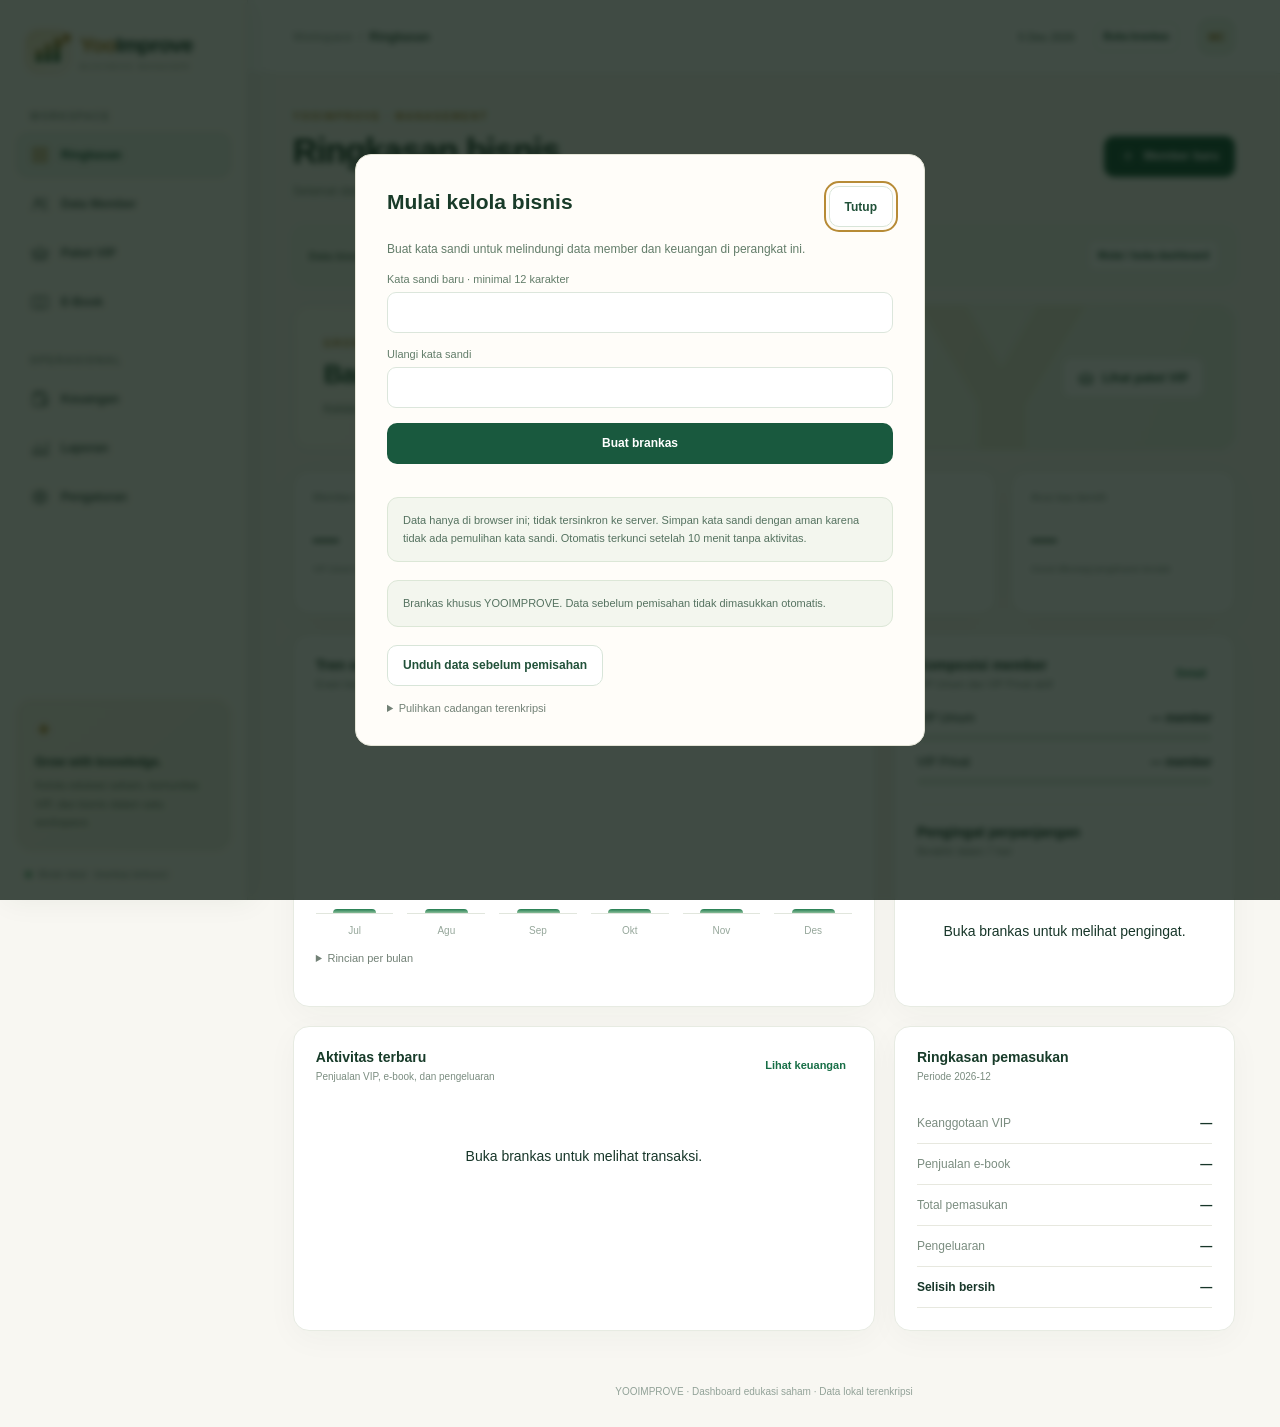
<file: yooimprove-dashboard/index.html>
<!doctype html><html lang="id"><head><meta charset="utf-8"><meta name="viewport" content="width=device-width,initial-scale=1"><meta name="theme-color" content="#fffdf8"><meta name="description" content="YOOIMPROVE — membership edukasi saham VIP Umum dan VIP Privat."><meta http-equiv="Content-Security-Policy" content="default-src 'self'; script-src 'self'; style-src 'self'; img-src 'self' data:; connect-src 'none'; object-src 'none'; base-uri 'none'; form-action 'none'"><title>YOOIMPROVE — Business Dashboard</title><link rel="stylesheet" href="style.css?v=split2"><script defer src="app.js?v=split2"></script></head><body><svg class="sprite" xmlns="http://www.w3.org/2000/svg" aria-hidden="true">
<symbol id="i-grid" viewBox="0 0 24 24"><rect x="3" y="3" width="7" height="7" rx="1.4"/><rect x="14" y="3" width="7" height="7" rx="1.4"/><rect x="3" y="14" width="7" height="7" rx="1.4"/><rect x="14" y="14" width="7" height="7" rx="1.4"/></symbol>
<symbol id="i-users" viewBox="0 0 24 24"><circle cx="9" cy="8" r="3"/><path d="M3 20v-2a6 6 0 0 1 12 0v2M17 5a3 3 0 0 1 0 6M17 14a6 6 0 0 1 4 6"/></symbol>
<symbol id="i-crown" viewBox="0 0 24 24"><path d="M2 8l5 4 5-8 5 8 5-4-2 12H4Z"/><path d="M6 16h12"/></symbol>
<symbol id="i-book" viewBox="0 0 24 24"><path d="M12 6c-3-2-6-2-10-1v15c4-1 7-1 10 1 3-2 6-2 10-1V5c-4-1-7-1-10 1Zm0 0v15"/></symbol>
<symbol id="i-receipt" viewBox="0 0 24 24"><path d="M5 3h14v18l-3.5-2-3.5 2-3.5-2L5 21V3Z"/><path d="M9 8h6M9 12h6M9 16h3"/></symbol>
<symbol id="i-chart" viewBox="0 0 24 24"><path d="M4 20V11M10 20V6M16 20v-9M22 20V4M2 20h21"/></symbol>
<symbol id="i-settings" viewBox="0 0 24 24"><circle cx="12" cy="12" r="3"/><path d="m19 13 2 1-2 4-2-1-2 1-.5 2h-5L9 18l-2-1-2 1-2-4 2-1v-2l-2-1 2-4 2 1 2-1 .5-2h5l.5 2 2 1 2-1 2 4-2 1Z"/></symbol>
<symbol id="i-plus" viewBox="0 0 24 24"><path d="M12 5v14M5 12h14"/></symbol>
<symbol id="i-edit" viewBox="0 0 24 24"><path d="M4 20l4-1L20 7l-3-3L5 16l-1 4Z"/></symbol>
<symbol id="i-trash" viewBox="0 0 24 24"><path d="M4 7h16M9 7V4h6v3M7 7l1 13h8l1-13M10 11v5M14 11v5"/></symbol>
<symbol id="i-search" viewBox="0 0 24 24"><circle cx="10.5" cy="10.5" r="6.5"/><path d="m16 16 5 5"/></symbol>
<symbol id="i-download" viewBox="0 0 24 24"><path d="M12 3v12m-5-5 5 5 5-5M4 17v4h16v-4"/></symbol>
<symbol id="i-upload" viewBox="0 0 24 24"><path d="M12 16V4m-5 5 5-5 5 5M4 17v4h16v-4"/></symbol>
<symbol id="i-check" viewBox="0 0 24 24"><path d="m4 12 5 5L20 6"/></symbol>
<symbol id="i-close" viewBox="0 0 24 24"><path d="M5 5l14 14M19 5 5 19"/></symbol>
<symbol id="i-menu" viewBox="0 0 24 24"><path d="M4 6h16M4 12h16M4 18h16"/></symbol>
<symbol id="i-arrow" viewBox="0 0 24 24"><path d="M4 12h16m-7-7 7 7-7 7"/></symbol>
<symbol id="i-wallet" viewBox="0 0 24 24"><rect x="3" y="6" width="18" height="15" rx="2"/><path d="M4 7V5a2 2 0 0 1 2-2h12M16 13h5v4h-5a2 2 0 0 1 0-4Z"/></symbol>
<symbol id="i-calendar" viewBox="0 0 24 24"><rect x="3" y="5" width="18" height="16" rx="2"/><path d="M7 3v4M17 3v4M3 10h18"/></symbol>
<symbol id="i-external" viewBox="0 0 24 24"><path d="M13 5h6v6M19 5l-9 9"/><path d="M19 14v5H5V5h5"/></symbol>
<symbol id="i-alert" viewBox="0 0 24 24"><path d="M12 3 2 20h20L12 3Z"/><path d="M12 10v4M12 17h.01"/></symbol>
</svg><div id="app"></div><div id="overlay" class="overlay"></div><dialog id="dialog"></dialog><div id="notice" role="status" aria-live="polite"></div></body></html>
</file>
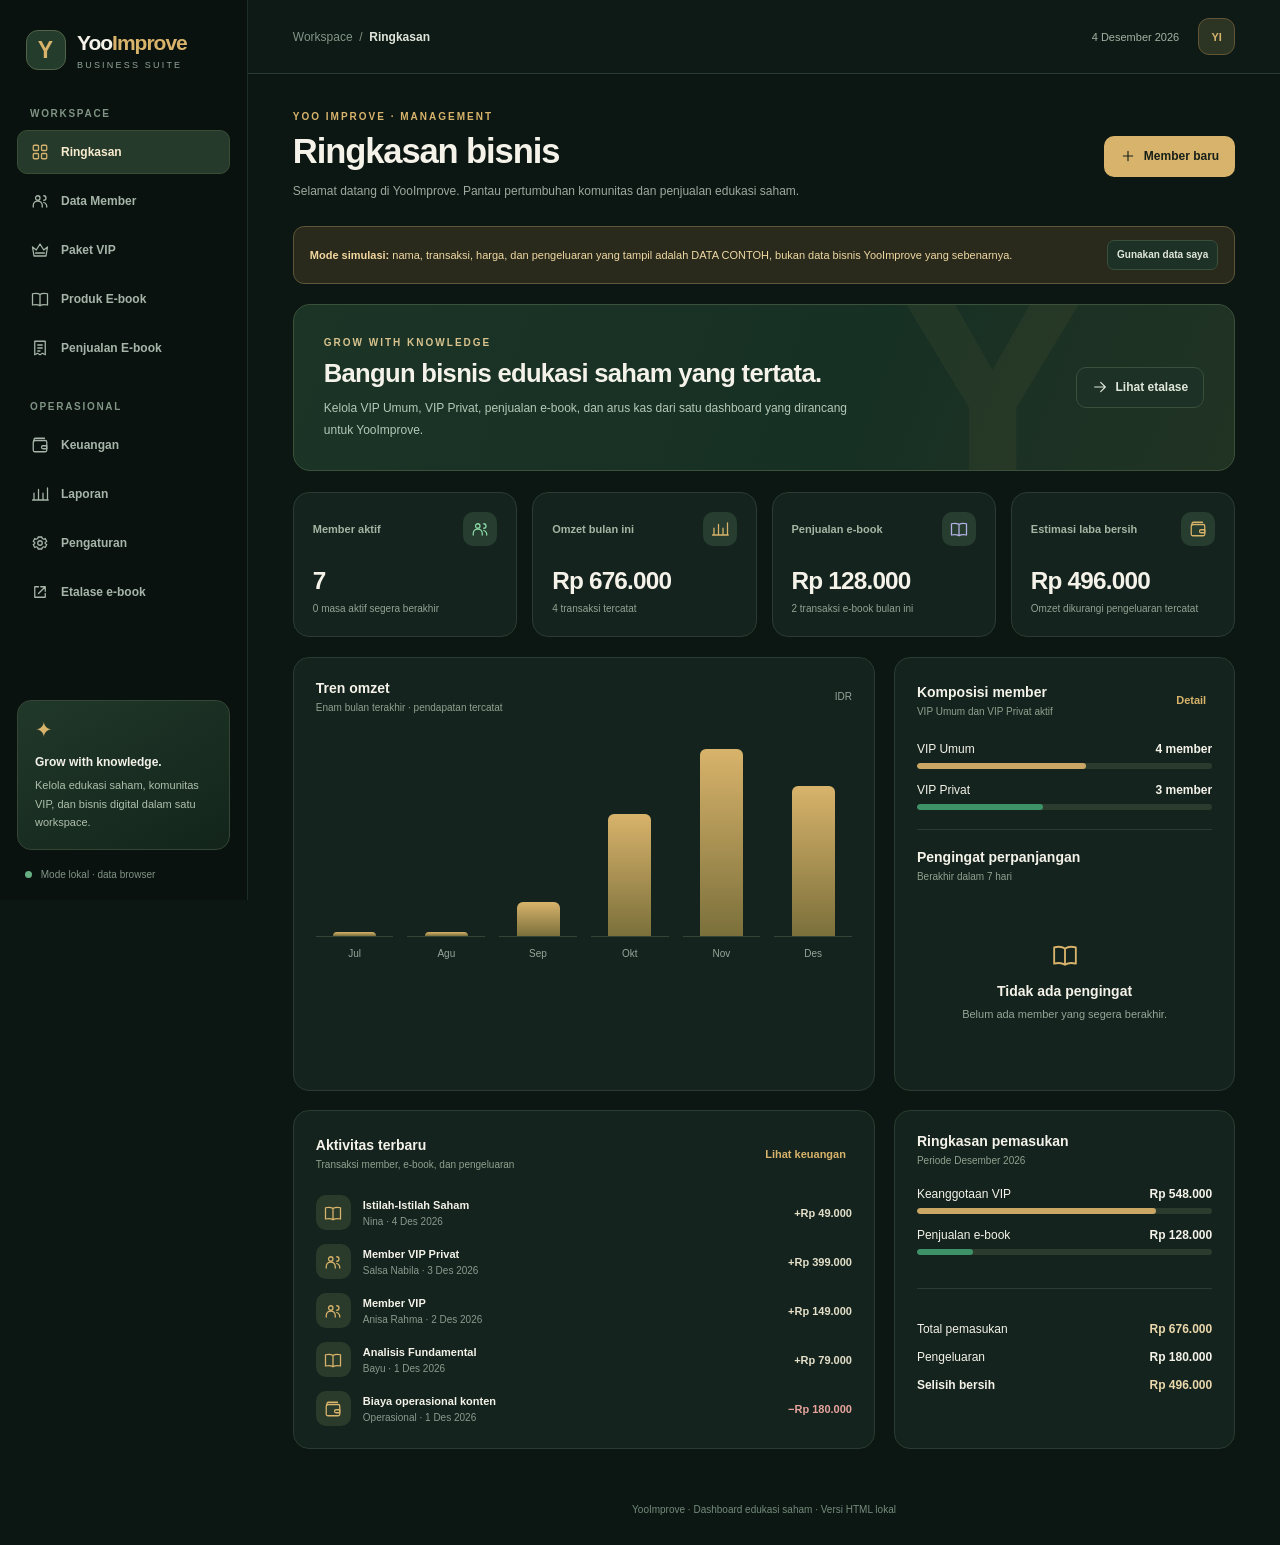
<file: yooimprove/index.html>
<!doctype html>
<html lang="id">
<head>
<meta charset="utf-8"><meta name="viewport" content="width=device-width,initial-scale=1,viewport-fit=cover">
<meta name="theme-color" content="#0b1511"><meta name="description" content="YooImprove — Dashboard bisnis edukasi saham, member VIP, penjualan e-book, dan laporan keuangan.">
<title>YooImprove — Business Dashboard</title>
<style>
:root{font-family:Inter,Manrope,-apple-system,BlinkMacSystemFont,"Segoe UI",sans-serif;--bg:#0c1713;--aside:#0a120f;--panel:#14231d;--panel2:#192c23;--inset:#101d18;--line:#2a3c31;--text:#f4f2e9;--muted:#9ea99f;--soft:#c5cec3;--gold:#d8b36b;--gold2:#f2d79e;--green:#3d9b74;--red:#d77f78;--white:#fdfcf7;color:var(--text);background:var(--bg);font-size:14px}
*{box-sizing:border-box}body{margin:0;min-width:320px}button,input,textarea,select{font:inherit}button{cursor:pointer}button:disabled{opacity:.46;cursor:not-allowed}button:focus-visible,input:focus-visible,select:focus-visible,textarea:focus-visible,a:focus-visible{outline:2px solid var(--gold);outline-offset:3px}a{color:inherit;text-decoration:none}svg.i{width:18px;height:18px;fill:none;stroke:currentColor;stroke-width:1.7;stroke-linecap:round;stroke-linejoin:round;flex:none}.sprite{position:absolute;width:0;height:0;overflow:hidden}.shell{display:flex;min-height:100vh}.sidebar{width:248px;flex:0 0 248px;background:var(--aside);border-right:1px solid #1c2f26;padding:30px 17px 20px;display:flex;flex-direction:column;position:sticky;top:0;height:100vh;z-index:30}.brand{display:flex;align-items:center;gap:11px;padding:0 9px 35px}.brand-icon{display:grid;place-items:center;flex:none;width:40px;height:40px;border-radius:12px;background:#243c2b;border:1px solid #516449;color:var(--gold);font-size:23px;font-weight:850;letter-spacing:-3px;padding-right:4px}.brand-main{font-size:21px;letter-spacing:-1px;font-weight:820;line-height:1.2}.brand-main span{color:var(--gold)}.brand-sub{font-size:9px;letter-spacing:2.2px;color:#8fa496;margin-top:5px}.side-heading{font-size:10px;letter-spacing:1.7px;color:#7f9484;font-weight:800;padding:0 13px;margin:3px 0 11px}.nav{display:grid;gap:5px;margin-bottom:28px}.nav button{background:none;border:1px solid transparent;display:flex;gap:12px;align-items:center;width:100%;padding:12px 13px;border-radius:10px;color:#a6b5a9;text-align:left;font-size:12px;font-weight:620;transition:.18s}.nav button:hover{background:#14241b;color:#fff}.nav button.active{background:#263a2b;border-color:#384e36;color:#f8ebce}.nav button.active svg{color:var(--gold)}.nav button em{font-style:normal;margin-left:auto;color:var(--gold);font-size:10px}.side-spacer{flex:1}.side-promo{border:1px solid #354536;border-radius:14px;padding:17px;background:linear-gradient(150deg,#203829,#13251b)}.side-promo span{color:var(--gold);font-size:21px}.side-promo b{display:block;font-size:12px;margin:13px 0 7px}.side-promo p{color:#afbfac;font-size:11px;line-height:1.7;margin:0}.side-foot{font-size:10px;color:#809386;margin-top:19px;padding:0 8px}.dot{display:inline-block;width:7px;height:7px;border-radius:50%;background:#67ae83;margin-right:6px}.main{flex:1;min-width:0}.topbar{height:74px;display:flex;justify-content:space-between;align-items:center;padding:0 clamp(20px,3.5vw,48px);border-bottom:1px solid var(--line);background:#0e1a15;gap:12px}.crumb{font-size:12px;color:#829587}.crumb b{color:#e1e6dc;font-weight:650}.top-right{display:flex;align-items:center;gap:19px;font-size:11px;color:#a4b2a4}.avatar{width:37px;height:37px;display:grid;place-items:center;border:1px solid #635536;background:#2c3424;border-radius:11px;color:var(--gold);font-weight:850}.menu-toggle.icon-btn{display:none}.content{max-width:1530px;margin:0 auto;padding:37px clamp(20px,3.5vw,49px) 55px}.page-head{display:flex;justify-content:space-between;align-items:center;gap:16px;flex-wrap:wrap;margin-bottom:25px}.eyebrow{color:var(--gold);font-weight:800;text-transform:uppercase;letter-spacing:2px;font-size:10px;display:block;margin-bottom:10px}.page-head h1{font-size:clamp(25px,2.7vw,35px);font-weight:770;letter-spacing:-1.1px;margin:0}.page-head p{color:var(--muted);font-size:12px;margin:10px 0 0;line-height:1.7}.actions{display:flex;gap:9px;flex-wrap:wrap}.btn{display:inline-flex;align-items:center;justify-content:center;gap:8px;padding:11px 15px;min-height:41px;border-radius:10px;border:1px solid transparent;font-weight:730;font-size:12px;white-space:nowrap;transition:background .18s,transform .18s}.btn:hover:not(:disabled){transform:translateY(-1px)}.btn svg{width:16px;height:16px}.btn-gold{background:var(--gold);color:#172018}.btn-gold:hover{background:#e6c784}.btn-secondary{background:#1d3126;color:#e0e7da;border-color:#39503c}.btn-secondary:hover{background:#2a4232}.btn-danger{color:#f1a8a1;background:#3b2524;border-color:#64403d}.btn-tiny{min-height:30px;padding:6px 9px;border-radius:7px;font-size:10px}.btn-link{background:none;border:0;color:var(--gold);font-weight:700;font-size:11px;padding:6px}.card{background:var(--panel);border:1px solid var(--line);border-radius:16px}.hero{background:linear-gradient(110deg,#1b3426 0%,#173024 60%,#213323 100%);border:1px solid #3b513a;display:flex;align-items:center;justify-content:space-between;gap:20px;padding:28px 30px;border-radius:17px;margin-bottom:21px;overflow:hidden;position:relative}.hero:after{content:'Y';position:absolute;right:14%;top:-83px;font-size:330px;font-weight:850;color:#dcb66b0d;pointer-events:none;line-height:1}.hero-content{z-index:1;position:relative}.hero small{font-weight:750;letter-spacing:2px;font-size:10px;color:#d8c28d}.hero h2{margin:10px 0;font-size:clamp(20px,2vw,27px);letter-spacing:-.7px}.hero p{font-size:12px;color:#b4c8b7;line-height:1.8;max-width:550px;margin:0}.hero .btn{z-index:1;position:relative}.demo{background:#29291c;border:1px solid #5e5639;color:#f0d9a3;border-radius:11px;padding:13px 16px;margin-bottom:20px;display:flex;justify-content:space-between;align-items:center;gap:14px;font-size:11px;line-height:1.6}.demo strong{color:var(--gold2)}.stats{display:grid;grid-template-columns:repeat(4,minmax(0,1fr));gap:15px;margin-bottom:20px}.stat{padding:19px 19px 22px;min-height:143px}.stat-top{display:flex;align-items:center;justify-content:space-between;color:#a4b6a4;font-size:11px;font-weight:600;margin-bottom:21px}.stat-top .icon-box{width:34px;height:34px;border-radius:10px;display:grid;place-items:center;background:#263d2f;color:var(--gold)}.stat-top .icon-box.green{color:#8bd6a7}.stat-top .icon-box.purple{color:#b4b2e5}.stat-value{font-size:clamp(19px,1.9vw,26px);letter-spacing:-.8px;font-weight:780;overflow-wrap:anywhere}.stat-desc{font-size:10px;color:#91a494;margin-top:8px}.cols{display:grid;grid-template-columns:minmax(0,1.45fr) minmax(280px,.85fr);gap:19px}.panel{padding:22px}.panel-head{display:flex;justify-content:space-between;align-items:center;gap:8px;margin-bottom:21px}.panel-head h3{margin:0;font-size:14px}.panel-head p{font-size:10px;color:#90a18f;margin:6px 0 0}.mini-sub{font-size:10px;color:#96a69b}.bars{display:flex;gap:14px;height:225px;align-items:end;padding-top:15px}.bar-wrap{flex:1;display:flex;align-items:center;flex-direction:column;justify-content:flex-end;gap:11px;min-width:0;height:100%}.bar-track{flex:1;display:flex;align-items:flex-end;width:100%;justify-content:center;border-bottom:1px solid #334537}.bar{background:linear-gradient(0deg,#7b703b,var(--gold));border-radius:6px 6px 0 0;width:min(43px,65%);min-height:3px;transition:height .3s}.bar-wrap small{color:#96a79b;font-size:10px}.split-lines{display:grid;gap:14px}.split-line{display:flex;justify-content:space-between;align-items:center;gap:10px;font-size:12px}.split-line b{font-size:12px}.track{height:6px;background:#2b3c2f;border-radius:20px;overflow:hidden;margin-top:7px}.fill{height:100%;background:#caa764;border-radius:20px}.fill.green{background:#3d9268}.divider{height:1px;background:var(--line);margin:19px 0}.recent{display:grid;gap:14px}.recent-row{display:flex;align-items:center;gap:12px;min-width:0}.recent-icon{width:35px;height:35px;flex:none;border-radius:10px;display:grid;place-items:center;background:#2b3b2b;color:var(--gold)}.recent-label{flex:1;min-width:0}.recent-label b{display:block;white-space:nowrap;overflow:hidden;text-overflow:ellipsis;font-size:11px;font-weight:650}.recent-label small{display:block;margin-top:5px;color:#899b8f;font-size:10px}.recent-amount{font-size:11px;color:#e4dfc9;font-weight:700;white-space:nowrap}.section-space{margin-top:19px}.table-scroll{overflow:auto}.table{width:100%;border-collapse:collapse;min-width:680px}.table th{font-size:10px;font-weight:750;text-transform:uppercase;letter-spacing:1px;text-align:left;color:#8fa392;padding:14px 14px;border-bottom:1px solid var(--line);white-space:nowrap}.table td{font-size:12px;padding:15px 14px;border-bottom:1px solid #26362c;white-space:nowrap}.table tbody tr:last-child td{border-bottom:none}.table tbody tr:hover{background:#1b3024}.cell-name strong{font-size:12px;display:block}.cell-name small{font-size:10px;color:#8fa18e;display:block;margin-top:4px}.pill{display:inline-flex;align-items:center;gap:5px;border-radius:7px;background:#2e402f;padding:6px 9px;color:#b4e2bd;font-size:10px;font-weight:700}.pill.warn{background:#473e28;color:#ead098}.pill.red{background:#412b2b;color:#e5a7a1}.pill.gold{background:#413b2a;color:#f0d196}.table-btns{display:flex;gap:6px}.toolbar{display:flex;justify-content:space-between;align-items:center;gap:12px;flex-wrap:wrap;margin-bottom:18px}.search{position:relative;max-width:380px;flex:1;min-width:200px}.search .i{position:absolute;left:13px;top:12px;color:#8fa28f}.search input{width:100%;padding-left:40px}.field,.search input,select,textarea{background:#101e17;border:1px solid #344b39;color:var(--text);border-radius:9px;min-height:41px;padding:10px 12px;outline:0;font-size:12px}.field:focus,.search input:focus,select:focus,textarea:focus{border-color:var(--gold)}input::placeholder,textarea::placeholder{color:#809384}.field:disabled{opacity:.55}.filter-group{display:flex;align-items:center;gap:9px;flex-wrap:wrap}.form-grid{display:grid;grid-template-columns:repeat(2,minmax(0,1fr));gap:14px}.form-field{display:grid;gap:7px}.form-field label{font-size:11px;color:#c0cbbc;font-weight:650}.form-field small{font-size:10px;color:#90a191}.form-field .field,.form-field select,.form-field textarea{width:100%}.full{grid-column:1/-1}.catalog{display:grid;grid-template-columns:repeat(auto-fill,minmax(220px,1fr));gap:16px}.book{overflow:hidden;display:flex;flex-direction:column}.book-art{height:150px;background:radial-gradient(circle at 72% 19%,#95805146,transparent 36%),linear-gradient(125deg,#284631,#101f18);display:flex;align-items:center;justify-content:center;border-bottom:1px solid #39503c;position:relative}.book-art:after{content:'';position:absolute;inset:15px;border:1px solid #796f494a;border-radius:6px}.book-cover{width:100px;height:125px;box-shadow:13px 11px 30px #0006;background:linear-gradient(130deg,#122017,#294934);border:1px solid #89754d;border-left:7px solid #78694a;border-radius:3px 6px 6px 3px;transform:rotate(-8deg);display:flex;flex-direction:column;justify-content:space-between;padding:12px 10px;z-index:1}.book-cover small{font-size:8px;color:var(--gold);font-weight:780;letter-spacing:.5px}.book-cover b{font-size:11px;line-height:1.35;color:#f5efd9}.book-cover em{color:#bdbb9f;font-size:7px;font-style:normal}.book-info{padding:17px;flex:1;display:flex;flex-direction:column;gap:7px}.book-info h3{margin:0;font-size:14px;min-height:35px}.book-info p{margin:0;font-size:11px;color:#9cae9e;line-height:1.65;flex:1;min-height:52px}.book-price{font-weight:820;font-size:18px;color:var(--gold);margin:6px 0 4px}.book-actions{display:flex;gap:7px;flex-wrap:wrap}.plan-grid{display:grid;grid-template-columns:repeat(2,minmax(0,1fr));gap:17px}.plan{padding:24px;position:relative;overflow:hidden}.plan.featured{border-color:#786743;background:linear-gradient(135deg,#253426,#14231d)}.plan .plan-icon{width:39px;height:39px;display:grid;place-items:center;border:1px solid #665737;background:#303a26;color:var(--gold);border-radius:11px}.plan h3{font-size:18px;margin:17px 0 8px}.plan p{font-size:12px;color:#a6b7a5;line-height:1.7;margin:0}.plan-price{font-size:27px;font-weight:790;letter-spacing:-.6px;color:#eed8a1;margin:21px 0 4px}.plan-price small{color:#a4ac9d;font-size:11px;font-weight:500}.plan ul{padding-left:19px;font-size:11px;line-height:2.5;color:#c3cec1;margin:15px 0 21px}.money{font-weight:730;color:#ead7ab}.right{text-align:right}.muted{color:#94a697}.empty{padding:45px 18px;text-align:center}.empty .i{width:26px;height:26px;color:var(--gold)}.empty b{display:block;margin:12px 0 7px}.empty p{margin:0;font-size:11px;color:#93a797;line-height:1.6}.notice{font-size:11px;color:#bdcdbb;background:#1e3024;border:1px solid #37523b;border-radius:11px;padding:13px 15px;line-height:1.7}.finance-grid{display:grid;grid-template-columns:repeat(2,minmax(0,1fr));gap:19px}.smalltop{margin-top:22px}.link-text{color:var(--gold);overflow-wrap:anywhere}.icon-btn{display:grid;place-items:center;background:#233729;border:1px solid #3c513d;color:#d5ded2;border-radius:9px;width:35px;height:35px}.mobile-nav{display:none}.overlay{display:none}.modal{width:min(94vw,570px);max-height:90vh;background:#15241c;border:1px solid #536544;border-radius:16px;padding:0;color:var(--text);box-shadow:0 25px 95px #000a;overflow:auto}.modal::backdrop{background:#07120bd9;backdrop-filter:blur(3px)}.modal-inner{padding:25px}.modal-title{display:flex;justify-content:space-between;gap:12px;align-items:start;margin-bottom:23px}.modal-title h2{font-size:20px;margin:0;letter-spacing:-.5px}.modal-title p{font-size:11px;color:#96a997;margin:7px 0 0}.modal-footer{display:flex;justify-content:flex-end;gap:9px;margin-top:23px;padding-top:18px;border-top:1px solid var(--line)}.toast{position:fixed;bottom:25px;left:50%;transform:translate(-50%,20px);background:#e1bc76;color:#192219;border-radius:10px;padding:12px 19px;box-shadow:0 16px 50px #0008;font-size:12px;font-weight:760;z-index:100;opacity:0;pointer-events:none;transition:.2s;max-width:90vw;text-align:center}.toast.show{opacity:1;transform:translate(-50%,0)}.toast.error{background:#ca7c74;color:#fff}.foot{text-align:center;color:#748b7b;font-size:10px;padding:0 20px 30px}.storefront{min-height:100vh;background:radial-gradient(circle at 82% 12%,#243c2b,transparent 40%),#0b1511}.store-header{height:83px;max-width:1150px;margin:auto;padding:18px 24px;display:flex;align-items:center;justify-content:space-between}.store-hero{max-width:1150px;margin:auto;padding:84px 24px 65px;text-align:center}.store-hero h1{font-size:clamp(38px,6vw,67px);letter-spacing:-2.6px;line-height:1.13;margin:12px auto 18px;max-width:830px}.store-hero h1 span{color:var(--gold)}.store-hero p{max-width:600px;margin:0 auto 26px;color:#a6b9aa;font-size:14px;line-height:1.9}.store-content{max-width:1150px;margin:auto;padding:0 24px 80px}.store-content h2{font-size:25px;margin:0 0 22px}.store-note{margin:20px 0 0;text-align:center;color:#8ea091;font-size:11px}.store-footer{border-top:1px solid #2b3c30;text-align:center;padding:27px;color:#809183;font-size:11px}
@media(max-width:1180px){.sidebar{width:210px;flex-basis:210px}.stats{grid-template-columns:repeat(2,minmax(0,1fr))}.cols{grid-template-columns:minmax(0,1.3fr) minmax(240px,1fr)}}
@media(max-width:850px){.sidebar{position:fixed;left:0;transform:translateX(-110%);transition:transform .2s;width:250px;z-index:51}.sidebar.open{transform:translateX(0)}.overlay.active{display:block;position:fixed;inset:0;background:#000a;z-index:50}.menu-toggle.icon-btn{display:grid}.cols,.finance-grid{grid-template-columns:1fr}.content{max-width:770px}.topbar{height:65px}}
@media(max-width:620px){:root{font-size:13px}.topbar{padding:0 16px}.top-right span{display:none}.content{padding:25px 15px 70px}.hero{padding:22px 18px;flex-direction:column;align-items:start}.stats{gap:10px}.stat{padding:14px;min-height:130px}.stat-top{margin-bottom:17px;font-size:10px}.stat-value{font-size:20px}.panel{padding:18px}.page-head h1{font-size:26px}.page-head .actions{width:100%}.page-head .actions .btn{flex:1}.plan-grid,.form-grid{grid-template-columns:1fr}.full{grid-column:auto}.catalog{grid-template-columns:repeat(2,minmax(0,1fr));gap:10px}.book-art{height:123px}.book-cover{width:78px;height:102px}.book-cover b{font-size:9px}.book-info{padding:12px}.book-info h3{font-size:12px}.book-info p{font-size:10px}.book-price{font-size:15px}.book-actions .btn{padding:8px;font-size:10px}.mobile-nav{display:flex;position:fixed;bottom:0;left:0;right:0;padding:5px 4px calc(5px + env(safe-area-inset-bottom));height:calc(65px + env(safe-area-inset-bottom));z-index:25;background:#0a120f;border-top:1px solid #2b4332;justify-content:space-around}.mobile-nav button{flex:1;display:flex;flex-direction:column;gap:4px;justify-content:center;align-items:center;border:0;background:none;color:#91a391;font-size:9px}.mobile-nav button.active{color:var(--gold)}.mobile-nav button svg{width:19px;height:19px}.foot{padding-bottom:95px}.toast{bottom:85px}.demo{align-items:start;flex-direction:column}.store-hero{padding:58px 18px 44px}.store-header{padding:12px 18px}.store-hero h1{font-size:38px;letter-spacing:-1.2px}.store-content{padding:0 16px 70px}}
@media print{.sidebar,.topbar,.mobile-nav,.actions,.btn,.foot,.modal,.toast,.overlay{display:none!important}.content{padding:0}.card{break-inside:avoid}.shell{display:block}}
</style>
</head>
<body>
<svg class="sprite" xmlns="http://www.w3.org/2000/svg" aria-hidden="true">
<symbol id="i-grid" viewBox="0 0 24 24"><rect x="3" y="3" width="7" height="7" rx="1.4"/><rect x="14" y="3" width="7" height="7" rx="1.4"/><rect x="3" y="14" width="7" height="7" rx="1.4"/><rect x="14" y="14" width="7" height="7" rx="1.4"/></symbol>
<symbol id="i-users" viewBox="0 0 24 24"><circle cx="9" cy="8" r="3"/><path d="M3 20v-2a6 6 0 0 1 12 0v2M17 5a3 3 0 0 1 0 6M17 14a6 6 0 0 1 4 6"/></symbol>
<symbol id="i-crown" viewBox="0 0 24 24"><path d="M2 8l5 4 5-8 5 8 5-4-2 12H4Z"/><path d="M6 16h12"/></symbol>
<symbol id="i-book" viewBox="0 0 24 24"><path d="M12 6c-3-2-6-2-10-1v15c4-1 7-1 10 1 3-2 6-2 10-1V5c-4-1-7-1-10 1Zm0 0v15"/></symbol>
<symbol id="i-receipt" viewBox="0 0 24 24"><path d="M5 3h14v18l-3.5-2-3.5 2-3.5-2L5 21V3Z"/><path d="M9 8h6M9 12h6M9 16h3"/></symbol>
<symbol id="i-chart" viewBox="0 0 24 24"><path d="M4 20V11M10 20V6M16 20v-9M22 20V4M2 20h21"/></symbol>
<symbol id="i-settings" viewBox="0 0 24 24"><circle cx="12" cy="12" r="3"/><path d="m19 13 2 1-2 4-2-1-2 1-.5 2h-5L9 18l-2-1-2 1-2-4 2-1v-2l-2-1 2-4 2 1 2-1 .5-2h5l.5 2 2 1 2-1 2 4-2 1Z"/></symbol>
<symbol id="i-plus" viewBox="0 0 24 24"><path d="M12 5v14M5 12h14"/></symbol>
<symbol id="i-edit" viewBox="0 0 24 24"><path d="M4 20l4-1L20 7l-3-3L5 16l-1 4Z"/></symbol>
<symbol id="i-trash" viewBox="0 0 24 24"><path d="M4 7h16M9 7V4h6v3M7 7l1 13h8l1-13M10 11v5M14 11v5"/></symbol>
<symbol id="i-search" viewBox="0 0 24 24"><circle cx="10.5" cy="10.5" r="6.5"/><path d="m16 16 5 5"/></symbol>
<symbol id="i-download" viewBox="0 0 24 24"><path d="M12 3v12m-5-5 5 5 5-5M4 17v4h16v-4"/></symbol>
<symbol id="i-upload" viewBox="0 0 24 24"><path d="M12 16V4m-5 5 5-5 5 5M4 17v4h16v-4"/></symbol>
<symbol id="i-check" viewBox="0 0 24 24"><path d="m4 12 5 5L20 6"/></symbol>
<symbol id="i-close" viewBox="0 0 24 24"><path d="M5 5l14 14M19 5 5 19"/></symbol>
<symbol id="i-menu" viewBox="0 0 24 24"><path d="M4 6h16M4 12h16M4 18h16"/></symbol>
<symbol id="i-arrow" viewBox="0 0 24 24"><path d="M4 12h16m-7-7 7 7-7 7"/></symbol>
<symbol id="i-wallet" viewBox="0 0 24 24"><rect x="3" y="6" width="18" height="15" rx="2"/><path d="M4 7V5a2 2 0 0 1 2-2h12M16 13h5v4h-5a2 2 0 0 1 0-4Z"/></symbol>
<symbol id="i-calendar" viewBox="0 0 24 24"><rect x="3" y="5" width="18" height="16" rx="2"/><path d="M7 3v4M17 3v4M3 10h18"/></symbol>
<symbol id="i-external" viewBox="0 0 24 24"><path d="M13 5h6v6M19 5l-9 9"/><path d="M19 14v5H5V5h5"/></symbol>
<symbol id="i-alert" viewBox="0 0 24 24"><path d="M12 3 2 20h20L12 3Z"/><path d="M12 10v4M12 17h.01"/></symbol>
</svg>
<div id="root"></div><div id="overlay" class="overlay"></div>
<dialog id="dialog" class="modal"><div id="dialogContent"></div></dialog>
<div id="toast" class="toast" role="status" aria-live="polite"></div><input type="file" id="restoreInput" accept=".json,application/json" hidden>
<script>
(()=>{'use strict';
const KEY='yooimprove.business.dashboard.v1';
const ROUTES={dashboard:'Ringkasan',members:'Data Member',plans:'Paket VIP',ebooks:'Produk E-book',orders:'Penjualan E-book',finance:'Keuangan',reports:'Laporan',settings:'Pengaturan',store:'Etalase'};
const $=(s,root=document)=>root.querySelector(s), $$=(s,root=document)=>[...root.querySelectorAll(s)];
const ic=n=>`<svg class="i" aria-hidden="true"><use href="#i-${n}"></use></svg>`;
const esc=v=>String(v??'').replace(/[&<>"']/g,c=>({'&':'&amp;','<':'&lt;','>':'&gt;','"':'&quot;',"'":'&#39;'}[c]));
const fmt=n=>new Intl.NumberFormat('id-ID',{style:'currency',currency:'IDR',maximumFractionDigits:0}).format(Number(n)||0);
const num=n=>new Intl.NumberFormat('id-ID').format(Number(n)||0);
const localDate=(d=new Date())=>`${d.getFullYear()}-${String(d.getMonth()+1).padStart(2,'0')}-${String(d.getDate()).padStart(2,'0')}`;
const addDays=(iso,days)=>{let d=new Date(iso+'T12:00:00');d.setDate(d.getDate()+days);return localDate(d)};
const addMonths=(iso,months)=>{const [y,m,d]=iso.split('-').map(Number);const start=new Date(y,m-1,1,12);start.setMonth(start.getMonth()+months);const last=new Date(start.getFullYear(),start.getMonth()+1,0).getDate();start.setDate(Math.min(d,last));return localDate(start)};
const pretty=d=>{try{return new Date(d+'T12:00:00').toLocaleDateString('id-ID',{day:'numeric',month:'short',year:'numeric'})}catch{return d}};
const money=n=>Number(n)||0, uid=()=>globalThis.crypto?.randomUUID?.()||'id'+Date.now().toString(36)+Math.random().toString(36).slice(2);
const monthName=m=>new Date(m+'-01T12:00:00').toLocaleDateString('id-ID',{month:'long',year:'numeric'});
const dateToday=()=>localDate();
const baseBooks=()=>[
{id:'book-free',title:'E-book Gratis: Mengenal Dunia Saham',category:'Gratis',price:0,description:'Panduan pengantar saham untuk pemula, dari nol hingga mengenal pasar modal.',link:'',enabled:true},
{id:'book-terms',title:'Istilah-Istilah Saham',category:'Dasar',price:49000,description:'Kamus istilah penting dalam trading dan investasi, mudah dipahami pemula.',link:'',enabled:true},
{id:'book-fund',title:'Analisis Fundamental',category:'Fundamental',price:79000,description:'Mempelajari laporan keuangan, valuasi, dan kualitas bisnis perusahaan.',link:'',enabled:true},
{id:'book-bandar',title:'Bandarmology',category:'Bandarmology',price:89000,description:'Dasar pembacaan broker summary, akumulasi, distribusi, dan arus transaksi.',link:'',enabled:true},
{id:'book-tech',title:'Analisis Teknikal',category:'Teknikal',price:79000,description:'Memahami tren, support-resistance, volume, dan strategi manajemen risiko.',link:'',enabled:true}
];
function blank(){return {version:1,isDemo:false,settings:{name:'YooImprove',wa:'',instagram:'',vip:149000,private:399000},members:[],books:baseBooks(),sales:[],expenses:[]}}
function demo(){const d=blank();d.isDemo=true;const names=['Raka Pratama','Nadia Putri','Fikri Ramadhan','Anisa Rahma','Dimas Arya','Fajar Maulana','Salsa Nabila','Rizky Akbar'];const plans=['vip','private','vip','vip','private','vip','private','vip'];const starts=[-18,-8,-37,-2,-43,-14,-1,-90];names.forEach((name,i)=>{const date=addDays(dateToday(),starts[i]),plan=plans[i],months=i===7?1:3,charge=plan==='vip'?d.settings.vip:d.settings.private,id=uid();d.members.push({id,name,whatsapp:'',plan,start:date,months,charge,paid:i!==5,channel:['Instagram','Telegram','WhatsApp'][i%3],note:''});if(i!==5)d.sales.push({id:uid(),date,kind:'member',refId:id,label:plan==='vip'?'Member VIP':'Member VIP Privat',buyer:name,qty:1,amount:charge,method:i%2?'QRIS':'Transfer'});});for(let i=0;i<6;i++){const b=d.books[1+i%4];d.sales.push({id:uid(),date:addDays(dateToday(),-i*3),kind:'ebook',refId:b.id,label:b.title,buyer:['Nina','Bayu','Sinta','Reza','Doni','Tara'][i],qty:1,amount:b.price,method:'Transfer'});}d.expenses=[{id:uid(),date:addDays(dateToday(),-3),label:'Biaya operasional konten',category:'Operasional',amount:180000,method:'Transfer'},{id:uid(),date:addDays(dateToday(),-6),label:'Promosi digital',category:'Pemasaran',amount:250000,method:'Transfer'}];return d}
function validate(raw){if(!raw||!Array.isArray(raw.members)||!Array.isArray(raw.books)||!Array.isArray(raw.sales)||!Array.isArray(raw.expenses))throw Error('Format data tidak sesuai.');if(raw.members.length>10000||raw.books.length>300||raw.sales.length>50000||raw.expenses.length>20000)throw Error('Cadangan terlalu besar.');const d=blank();d.isDemo=Boolean(raw.isDemo);const s=raw.settings||{};d.settings={name:String(s.name||'YooImprove').slice(0,80),wa:String(s.wa||'').replace(/\D/g,'').slice(0,20),instagram:String(s.instagram||'').slice(0,100),vip:pos(s.vip,0),private:pos(s.private,0)};d.members=raw.members.map(m=>({...m,id:String(m.id||uid()).slice(0,80),name:String(m.name||'').slice(0,120),whatsapp:String(m.whatsapp||'').slice(0,40),plan:m.plan==='private'?'private':'vip',start:validDate(m.start),months:Math.max(1,Math.min(120,Math.trunc(Number(m.months)||1))),charge:pos(m.charge,0),paid:!!m.paid,channel:String(m.channel||'').slice(0,60),note:String(m.note||'').slice(0,500)}));d.books=raw.books.map(b=>({id:String(b.id||uid()).slice(0,80),title:String(b.title||'').slice(0,160),category:String(b.category||'Umum').slice(0,60),price:pos(b.price,0),description:String(b.description||'').slice(0,1000),link:validURL(b.link||''),enabled:b.enabled!==false}));d.sales=raw.sales.map(s=>({id:String(s.id||uid()).slice(0,80),date:validDate(s.date),kind:s.kind==='ebook'?'ebook':'member',refId:String(s.refId||'').slice(0,80),label:String(s.label||'').slice(0,160),buyer:String(s.buyer||'').slice(0,120),qty:Math.max(1,Math.min(10000,Math.trunc(Number(s.qty)||1))),amount:pos(s.amount,0),method:['Transfer','QRIS','Tunai','Lainnya'].includes(s.method)?s.method:'Transfer'}));d.expenses=raw.expenses.map(e=>({id:String(e.id||uid()).slice(0,80),date:validDate(e.date),label:String(e.label||'').slice(0,180),category:String(e.category||'Operasional').slice(0,60),amount:pos(e.amount,0),method:['Transfer','QRIS','Tunai','Lainnya'].includes(e.method)?e.method:'Transfer'}));return d}
function validDate(d){const str=String(d||'');if(!/^\d{4}-\d{2}-\d{2}$/.test(str)||!Number.isFinite(new Date(str+'T12:00:00').getTime()))throw Error('Tanggal cadangan tidak valid.');return str}
function pos(n,fallback=0){const v=Number(n??fallback);if(!Number.isSafeInteger(v)||v<0||v>1e12)throw Error('Nominal tidak valid.');return v}
function validURL(url){if(!url)return '';try{const u=new URL(String(url));return ['https:','http:'].includes(u.protocol)?u.href.slice(0,500):''}catch{return ''}}
let db;try{const str=localStorage.getItem(KEY);db=str?validate(JSON.parse(str)):demo()}catch(e){console.warn(e);db=demo()}
let route=ROUTES[location.hash.slice(1)]?location.hash.slice(1):'dashboard',memberQuery='',memberFilter='all',bookQuery='',orderQuery='',financeMonth=dateToday().slice(0,7),reportMonth=dateToday().slice(0,7),toastTimer=null;
function save(){try{localStorage.setItem(KEY,JSON.stringify(db));return true}catch(e){notify('Gagal menyimpan. Periksa penyimpanan browser.',true);return false}}
function notify(text,error=false){const el=$('#toast');el.textContent=text;el.className='toast show'+(error?' error':'');clearTimeout(toastTimer);toastTimer=setTimeout(()=>el.className='toast',3200)}
const planText=p=>p==='private'?'VIP Privat':'VIP Umum';const planPrice=p=>p==='private'?db.settings.private:db.settings.vip;
const memberEnd=m=>addDays(addMonths(m.start,m.months),-1);
function memberStatus(m){const end=memberEnd(m),today=dateToday();return end<today?'expired':end<=addDays(today,7)?'soon':'active'}
function labelStatus(m){const v=memberStatus(m);return v==='expired'?'<span class="pill red">Kedaluwarsa</span>':v==='soon'?'<span class="pill warn">Segera berakhir</span>':'<span class="pill">Aktif</span>'}
const byDate=(a,b)=>b.date.localeCompare(a.date), sum=arr=>arr.reduce((a,s)=>a+Number(s.amount||0),0);
const salesIn=mo=>db.sales.filter(s=>s.date.slice(0,7)===mo);
const expensesIn=mo=>db.expenses.filter(e=>e.date.slice(0,7)===mo);
function amountStats(mo){const sales=salesIn(mo),expenses=expensesIn(mo),member=sum(sales.filter(x=>x.kind==='member')),ebooks=sum(sales.filter(x=>x.kind==='ebook')),spent=sum(expenses);return {member,ebooks,total:member+ebooks,spent,net:member+ebooks-spent,sales:sales.length,orders:sales.filter(x=>x.kind==='ebook').length}}
function top(title,desc,action='',eyebrow='YO O IMPROVE · MANAGEMENT'){return `<div class="page-head"><div><span class="eyebrow">${esc(eyebrow.replace('YO O','YOO'))}</span><h1>${esc(title)}</h1><p>${esc(desc)}</p></div>${action?`<div class="actions">${action}</div>`:''}</div>`}
function btn(action,label,klass='btn-gold',attrs=''){return `<button type="button" class="btn ${klass}" data-action="${action}" ${attrs}>${label}</button>`}
const demoBanner=()=>db.isDemo?`<div class="demo"><span><strong>Mode simulasi:</strong> nama, transaksi, harga, dan pengeluaran yang tampil adalah DATA CONTOH, bukan data bisnis YooImprove yang sebenarnya.</span>${btn('clear-demo','Gunakan data saya','btn-secondary btn-tiny')}</div>`:'';
function stat(label,value,detail,icon,cls=''){return `<div class="card stat"><div class="stat-top">${esc(label)}<span class="icon-box ${cls}">${ic(icon)}</span></div><div class="stat-value">${esc(value)}</div><div class="stat-desc">${esc(detail)}</div></div>`}
const empty=(title,detail)=>`<div class="empty">${ic('book')}<b>${esc(title)}</b><p>${esc(detail)}</p></div>`;
function renderBars(){const months=Array.from({length:6},(_,i)=>{const d=new Date();d.setDate(1);d.setMonth(d.getMonth()-5+i);return localDate(d).slice(0,7)});const series=months.map(m=>({m,v:amountStats(m).total})),max=Math.max(...series.map(x=>x.v),1);return `<div class="bars">${series.map(x=>`<div class="bar-wrap" title="${esc(monthName(x.m))} · ${esc(fmt(x.v))}"><div class="bar-track"><div class="bar" style="height:${Math.max(2,x.v/max*100).toFixed(1)}%"></div></div><small>${esc(monthName(x.m).split(' ')[0].slice(0,3))}</small></div>`).join('')}</div>`}
function recentBlock(){const list=[...db.sales.map(x=>({...x,t:'sale'})),...db.expenses.map(x=>({...x,t:'expense'}))].sort(byDate).slice(0,5);return list.length?`<div class="recent">${list.map(x=>`<div class="recent-row"><span class="recent-icon">${ic(x.t==='expense'?'wallet':x.kind==='member'?'users':'book')}</span><div class="recent-label"><b>${esc(x.label)}</b><small>${esc(x.buyer||x.category||'')} · ${pretty(x.date)}</small></div><div class="recent-amount" style="color:${x.t==='expense'?'#e6a49d':''}">${x.t==='expense'?'−':'+'}${fmt(x.amount)}</div></div>`).join('')}</div>`:empty('Belum ada transaksi','Tambahkan member atau catat penjualan e-book.')}
function overview(){const month=dateToday().slice(0,7),a=amountStats(month),active=db.members.filter(x=>memberStatus(x)!=='expired').length,expiring=db.members.filter(x=>memberStatus(x)==='soon').length,vip=db.members.filter(x=>x.plan==='vip'&&memberStatus(x)!=='expired').length,priv=db.members.filter(x=>x.plan==='private'&&memberStatus(x)!=='expired').length,share=active?100*vip/active:0;
const expiringList=db.members.filter(x=>x.paid&&memberStatus(x)==='soon').sort((x,y)=>memberEnd(x).localeCompare(memberEnd(y))).slice(0,4);
return `${top('Ringkasan bisnis',`Selamat datang di ${db.settings.name}. Pantau pertumbuhan komunitas dan penjualan edukasi saham.`,btn('add-member',`${ic('plus')} Member baru`))}${demoBanner()}<div class="hero"><div class="hero-content"><small>GROW WITH KNOWLEDGE</small><h2>Bangun bisnis edukasi saham yang tertata.</h2><p>Kelola VIP Umum, VIP Privat, penjualan e-book, dan arus kas dari satu dashboard yang dirancang untuk YooImprove.</p></div>${btn('go-store',`${ic('arrow')} Lihat etalase`,'btn-secondary')}</div><div class="stats">${stat('Member aktif',num(active),`${num(expiring)} masa aktif segera berakhir`,'users','green')}${stat('Omzet bulan ini',fmt(a.total),`${num(a.sales)} transaksi tercatat`,'chart')}${stat('Penjualan e-book',fmt(a.ebooks),`${num(a.orders)} transaksi e-book bulan ini`,'book','purple')}${stat('Estimasi laba bersih',fmt(a.net),'Omzet dikurangi pengeluaran tercatat','wallet')}</div><div class="cols"><section class="card panel"><div class="panel-head"><div><h3>Tren omzet</h3><p>Enam bulan terakhir · pendapatan tercatat</p></div><span class="mini-sub">IDR</span></div>${renderBars()}</section><section class="card panel"><div class="panel-head"><div><h3>Komposisi member</h3><p>VIP Umum dan VIP Privat aktif</p></div>${btn('go-members','Detail','btn-link')}</div><div class="split-lines"><div><div class="split-line"><span>VIP Umum</span><b>${num(vip)} member</b></div><div class="track"><div class="fill" style="width:${share}%"></div></div></div><div><div class="split-line"><span>VIP Privat</span><b>${num(priv)} member</b></div><div class="track"><div class="fill green" style="width:${active?priv/active*100:0}%"></div></div></div></div><div class="divider"></div><div class="panel-head" style="margin-bottom:15px"><div><h3>Pengingat perpanjangan</h3><p>Berakhir dalam 7 hari</p></div></div>${expiringList.length?`<div class="recent">${expiringList.map(m=>`<div class="recent-row"><span class="recent-icon">${ic('calendar')}</span><div class="recent-label"><b>${esc(m.name)}</b><small>${esc(planText(m.plan))}</small></div><span class="pill warn">${pretty(memberEnd(m))}</span></div>`).join('')}</div>`:empty('Tidak ada pengingat','Belum ada member yang segera berakhir.')}</section></div><div class="cols section-space"><section class="card panel"><div class="panel-head"><div><h3>Aktivitas terbaru</h3><p>Transaksi member, e-book, dan pengeluaran</p></div>${btn('go-finance','Lihat keuangan','btn-link')}</div>${recentBlock()}</section><section class="card panel"><div class="panel-head"><div><h3>Ringkasan pemasukan</h3><p>Periode ${esc(monthName(month))}</p></div></div>${moneyBreakdown(a)}</section></div>`}
function moneyBreakdown(a){const total=a.total||1;return `<div class="split-lines"><div><div class="split-line"><span>Keanggotaan VIP</span><b>${fmt(a.member)}</b></div><div class="track"><div class="fill" style="width:${a.member/total*100}%"></div></div></div><div><div class="split-line"><span>Penjualan e-book</span><b>${fmt(a.ebooks)}</b></div><div class="track"><div class="fill green" style="width:${a.ebooks/total*100}%"></div></div></div><div class="divider"></div><div class="split-line"><span>Total pemasukan</span><b class="money">${fmt(a.total)}</b></div><div class="split-line"><span>Pengeluaran</span><b>${fmt(a.spent)}</b></div><div class="split-line"><strong>Selisih bersih</strong><b class="money">${fmt(a.net)}</b></div></div>`}
const memberSearchBar=()=>`<div class="toolbar"><label class="search">${ic('search')}<input type="search" id="memberSearch" placeholder="Cari nama atau WhatsApp…" value="${esc(memberQuery)}" aria-label="Cari member"></label><div class="filter-group"><select id="memberFilter" aria-label="Filter status"><option value="all" ${memberFilter==='all'?'selected':''}>Semua status</option><option value="active" ${memberFilter==='active'?'selected':''}>Aktif</option><option value="soon" ${memberFilter==='soon'?'selected':''}>Segera berakhir</option><option value="expired" ${memberFilter==='expired'?'selected':''}>Kedaluwarsa</option><option value="unpaid" ${memberFilter==='unpaid'?'selected':''}>Belum bayar</option></select></div></div>`;
function renderMembers(){const matches=db.members.filter(m=>([m.name,m.whatsapp,planText(m.plan)].join(' ').toLowerCase().includes(memberQuery.toLowerCase()))&&(memberFilter==='all'||(memberFilter==='unpaid'?!m.paid:memberStatus(m)===memberFilter))).sort((a,b)=>b.start.localeCompare(a.start));return `${top('Manajemen member','Kelola pelanggan VIP, periode akses, pembayaran, dan perpanjangan.',btn('add-member',`${ic('plus')} Tambah member`))}${demoBanner()}<div class="stats">${stat('Seluruh member',num(db.members.length),'Termasuk masa aktif berakhir','users')}${stat('VIP Umum',num(db.members.filter(m=>m.plan==='vip').length),'Seluruh data VIP Umum','crown')}${stat('VIP Privat',num(db.members.filter(m=>m.plan==='private').length),'Seluruh data VIP Privat','crown','green')}${stat('Belum bayar',num(db.members.filter(m=>!m.paid).length),'Perlu ditindaklanjuti','alert')}</div><section class="card panel">${memberSearchBar()}${matches.length?`<div class="table-scroll"><table class="table"><thead><tr><th>Nama member</th><th>Paket</th><th>Bergabung</th><th>Berlaku sampai</th><th>Periode</th><th>Pembayaran</th><th>Tindakan</th></tr></thead><tbody>${matches.map(m=>`<tr><td class="cell-name"><strong>${esc(m.name)}</strong><small>${esc(m.whatsapp||m.channel||'—')}</small></td><td><span class="pill gold">${esc(planText(m.plan))}</span></td><td>${pretty(m.start)}</td><td>${pretty(memberEnd(m))}</td><td>${labelStatus(m)}</td><td>${m.paid?'<span class="pill">Lunas</span>':'<span class="pill warn">Belum bayar</span>'}</td><td><div class="table-btns">${btn('edit-member','Edit','btn-secondary btn-tiny',`data-id="${esc(m.id)}"`)}${!m.paid?btn('pay-member','Terima bayar','btn-gold btn-tiny',`data-id="${esc(m.id)}"`):btn('renew-member','Perpanjang','btn-secondary btn-tiny',`data-id="${esc(m.id)}"`)}${btn('delete-member',ic('trash'),'btn-danger btn-tiny',`data-id="${esc(m.id)}" aria-label="Hapus member"`)}</div></td></tr>`).join('')}</tbody></table></div>`:empty('Tidak ada member ditemukan','Coba ubah filter atau tambahkan member baru.')}</section><div class="notice smalltop">Periode aktif dihitung dari tanggal mulai + durasi. Pembayaran yang sudah tercatat tetap disimpan di laporan keuangan jika data member dihapus.</div>`}
function renderPlans(){return `${top('Paket keanggotaan','Dua kelas utama edukasi saham YooImprove.',btn('go-settings',`${ic('settings')} Atur harga`,'btn-secondary'))}${demoBanner()}<div class="plan-grid"><div class="card plan"><span class="plan-icon">${ic('crown')}</span><h3>VIP Umum</h3><p>Kelas bersama, materi edukasi terstruktur, dan akses komunitas belajar saham.</p><div class="plan-price">${fmt(db.settings.vip)} <small>/ paket contoh</small></div><ul><li>Materi pembelajaran saham</li><li>Komunitas dan pembaruan edukasi</li><li>Diskusi sesuai program</li><li>Durasi dapat ditentukan saat daftar</li></ul>${btn('add-member','Daftarkan member','btn-gold')}</div><div class="card plan featured"><span class="plan-icon">${ic('crown')}</span><h3>VIP Privat</h3><p>Program pendampingan lebih personal dengan pengelolaan peserta yang terpisah.</p><div class="plan-price">${fmt(db.settings.private)} <small>/ paket contoh</small></div><ul><li>Pembelajaran yang lebih personal</li><li>Sesi privat sesuai kesepakatan</li><li>Materi dan diskusi khusus</li><li>Durasi dapat ditentukan saat daftar</li></ul>${btn('add-member','Daftarkan member','btn-gold')}</div></div><div class="notice smalltop">Harga di atas adalah angka simulasi yang dapat diubah di Pengaturan. Fasilitas yang tertulis adalah contoh deskripsi paket, bukan janji layanan final.</div>`}
function renderBookCard(b,store=false){const coverTitle=b.title.replace(/^E-book Gratis:\s*/i,'');const link=b.link?`<a class="btn btn-secondary btn-tiny" href="${esc(b.link)}" target="_blank" rel="noopener noreferrer">${ic('download')} Akses</a>`:'';const sell=store?(b.price===0?(b.link?link:btn('store-wa','Minta e-book gratis','btn-gold btn-tiny',`data-id="${esc(b.id)}"`)):btn('store-wa',`${ic('arrow')} Pesan via WhatsApp`,'btn-gold btn-tiny',`data-id="${esc(b.id)}"`)):`${btn('sell-book',b.price===0?'Catat distribusi':'Catat penjualan','btn-gold btn-tiny',`data-id="${esc(b.id)}"`)}${btn('edit-book','Edit','btn-secondary btn-tiny',`data-id="${esc(b.id)}"`)}`;return `<article class="card book"><div class="book-art"><div class="book-cover"><small>YOOIMPROVE</small><b>${esc(coverTitle)}</b><em>STOCK MARKET EDUCATION</em></div></div><div class="book-info"><span class="eyebrow" style="margin:0;font-size:9px">${esc(b.category)}</span><h3>${esc(b.title)}</h3><p>${esc(b.description)}</p><div class="book-price">${b.price?fmt(b.price):'GRATIS'}</div><div class="book-actions">${sell}</div></div></article>`}
function renderBooks(){const books=db.books.filter(b=>(b.title+' '+b.category).toLowerCase().includes(bookQuery.toLowerCase()));return `${top('Produk e-book','Atur katalog buku saham, harga, dan penjualan digital.',btn('add-book',`${ic('plus')} Tambah e-book`)+btn('go-store',`${ic('external')} Pratinjau etalase`,'btn-secondary'))}${demoBanner()}<div class="toolbar"><label class="search">${ic('search')}<input type="search" id="bookSearch" value="${esc(bookQuery)}" placeholder="Cari judul e-book…" aria-label="Cari e-book"></label><span class="muted">${books.length} dari ${db.books.length} produk</span></div><div class="catalog">${books.map(b=>renderBookCard(b)).join('')||empty('Belum ada e-book','Tambahkan produk untuk mulai mengelola katalog.')}</div><div class="notice smalltop">Penjualan di dashboard dicatat secara manual. E-book tidak otomatis terkirim dan tidak ada pembayaran online terintegrasi. Isi tautan unduhan di menu Edit untuk e-book gratis.</div>`}
function orderList(){return db.sales.filter(s=>s.kind==='ebook'&&[s.label,s.buyer].join(' ').toLowerCase().includes(orderQuery.toLowerCase())).sort(byDate)}
function renderOrders(){const orders=orderList();return `${top('Penjualan e-book','Riwayat pembelian atau distribusi buku digital yang kamu catat.',btn('sell-book',`${ic('plus')} Catat penjualan`)+btn('export-orders',`${ic('download')} CSV`,'btn-secondary'))}${demoBanner()}<section class="card panel"><div class="toolbar"><label class="search">${ic('search')}<input type="search" id="orderSearch" value="${esc(orderQuery)}" placeholder="Cari buku atau pembeli…" aria-label="Cari penjualan"></label><span class="muted">${num(orders.length)} catatan</span></div>${orders.length?`<div class="table-scroll"><table class="table"><thead><tr><th>Tanggal</th><th>E-book</th><th>Pembeli</th><th>Jumlah</th><th>Metode</th><th>Total</th><th>Aksi</th></tr></thead><tbody>${orders.map(o=>`<tr><td>${pretty(o.date)}</td><td>${esc(o.label)}</td><td>${esc(o.buyer||'—')}</td><td>${num(o.qty)}</td><td>${esc(o.method)}</td><td class="money">${fmt(o.amount)}</td><td>${btn('delete-sale',ic('trash'),'btn-danger btn-tiny',`data-id="${esc(o.id)}" aria-label="Hapus transaksi"`)}</td></tr>`).join('')}</tbody></table></div>`:empty('Belum ada penjualan','Penjualan e-book yang kamu catat akan ditampilkan di sini.')}</section>`}
function finance(){const a=amountStats(financeMonth),sales=salesIn(financeMonth).sort(byDate),expenses=expensesIn(financeMonth).sort(byDate);return `${top('Keuangan bisnis','Pantau pemasukan member, e-book, pengeluaran, dan selisih bersih.',btn('add-expense',`${ic('plus')} Pengeluaran`)+btn('export-finance',`${ic('download')} Ekspor CSV`,'btn-secondary'))}${demoBanner()}<div class="toolbar"><div class="filter-group"><label class="muted" for="financeMonth">Periode laporan</label><input class="field" type="month" id="financeMonth" value="${esc(financeMonth)}"></div></div><div class="stats">${stat('Omzet total',fmt(a.total),`${num(a.sales)} transaksi`,'wallet')}${stat('Pemasukan member',fmt(a.member),'VIP Umum dan VIP Privat','users','green')}${stat('Penjualan e-book',fmt(a.ebooks),'Produk edukasi digital','book')}${stat('Selisih bersih',fmt(a.net),`Pengeluaran ${fmt(a.spent)}`,'chart')}</div><div class="finance-grid"><section class="card panel"><div class="panel-head"><div><h3>Pemasukan</h3><p>Catatan transaksi masuk · ${esc(monthName(financeMonth))}</p></div></div>${sales.length?`<div class="table-scroll"><table class="table"><thead><tr><th>Tanggal</th><th>Sumber</th><th>Nama</th><th>Nominal</th><th>Aksi</th></tr></thead><tbody>${sales.map(s=>`<tr><td>${pretty(s.date)}</td><td>${s.kind==='member'?'Member VIP':'E-book'}</td><td>${esc(s.buyer||s.label)}</td><td class="money">${fmt(s.amount)}</td><td>${btn('delete-sale',ic('trash'),'btn-danger btn-tiny',`data-id="${esc(s.id)}" aria-label="Hapus pemasukan"`)}</td></tr>`).join('')}</tbody></table></div>`:empty('Belum ada pemasukan','Catat pembayaran member atau e-book.')}</section><section class="card panel"><div class="panel-head"><div><h3>Pengeluaran</h3><p>Biaya operasional tercatat · ${esc(monthName(financeMonth))}</p></div></div>${expenses.length?`<div class="table-scroll"><table class="table"><thead><tr><th>Tanggal</th><th>Keperluan</th><th>Kategori</th><th>Nominal</th><th>Aksi</th></tr></thead><tbody>${expenses.map(e=>`<tr><td>${pretty(e.date)}</td><td>${esc(e.label)}</td><td>${esc(e.category)}</td><td class="money">${fmt(e.amount)}</td><td>${btn('delete-expense',ic('trash'),'btn-danger btn-tiny',`data-id="${esc(e.id)}" aria-label="Hapus pengeluaran"`)}</td></tr>`).join('')}</tbody></table></div>`:empty('Belum ada pengeluaran','Catat biaya promosi, operasional, dan lainnya.')}</section></div><div class="notice smalltop">Selisih bersih = omzet tercatat − pengeluaran tercatat. Angka ini bukan laporan laba bersih akuntansi lengkap; belum mencakup pajak, piutang, penyusutan, atau biaya yang belum diinput.</div>`}
function reports(){const a=amountStats(reportMonth),members=db.members.filter(m=>m.start.slice(0,7)===reportMonth),books={};db.sales.filter(s=>s.kind==='ebook'&&s.date.slice(0,7)===reportMonth).forEach(x=>{books[x.label]=(books[x.label]||0)+x.qty});const popular=Object.entries(books).sort((a,b)=>b[1]-a[1]);return `${top('Laporan performa','Analisis bulanan pertumbuhan member dan produk edukasi.',btn('export-report',`${ic('download')} Unduh ringkasan`,'btn-secondary'))}${demoBanner()}<div class="toolbar"><div class="filter-group"><label class="muted" for="reportMonth">Pilih bulan</label><input type="month" class="field" id="reportMonth" value="${esc(reportMonth)}"></div></div><div class="stats">${stat('Member bergabung',num(members.length),'Berdasarkan tanggal mulai','users')}${stat('Member VIP Umum',num(members.filter(m=>m.plan==='vip').length),'Pendaftaran bulan terpilih','crown')}${stat('Member VIP Privat',num(members.filter(m=>m.plan==='private').length),'Pendaftaran bulan terpilih','crown','green')}${stat('Omzet',fmt(a.total),'Transaksi tercatat','wallet')}</div><div class="cols"><section class="card panel"><div class="panel-head"><div><h3>Kontribusi pendapatan</h3><p>${esc(monthName(reportMonth))}</p></div></div>${moneyBreakdown(a)}</section><section class="card panel"><div class="panel-head"><div><h3>E-book paling banyak dicatat</h3><p>Berdasarkan jumlah unit</p></div></div>${popular.length?`<div class="recent">${popular.slice(0,5).map(([name,qty],i)=>`<div class="recent-row"><span class="recent-icon">${i+1}</span><div class="recent-label"><b>${esc(name)}</b><small>E-book edukasi saham</small></div><b>${num(qty)} unit</b></div>`).join('')}</div>`:empty('Belum ada penjualan','Data e-book terjual akan muncul di sini.')}</section></div>`}
function settings(){const s=db.settings;return `${top('Pengaturan YooImprove','Sesuaikan identitas bisnis, harga contoh, dan data aplikasi.')}${demoBanner()}<div class="cols"><section class="card panel"><div class="panel-head"><div><h3>Informasi bisnis</h3><p>Digunakan dalam dashboard dan etalase e-book</p></div></div><form id="settingsForm"><div class="form-grid"><div class="form-field full"><label for="settingName">Nama brand</label><input class="field" name="name" id="settingName" maxlength="80" required value="${esc(s.name)}"></div><div class="form-field"><label for="settingWa">WhatsApp order (628xxx)</label><input class="field" name="wa" id="settingWa" placeholder="628123456789" value="${esc(s.wa)}"></div><div class="form-field"><label for="settingIG">Instagram (opsional)</label><input class="field" name="instagram" id="settingIG" placeholder="@yooimprove" value="${esc(s.instagram)}"></div><div class="form-field"><label for="settingVIP">Harga default VIP Umum (Rp)</label><input class="field" name="vip" id="settingVIP" type="number" min="0" step="1" required value="${s.vip}"></div><div class="form-field"><label for="settingPrivate">Harga default VIP Privat (Rp)</label><input class="field" name="private" id="settingPrivate" type="number" min="0" step="1" required value="${s.private}"></div></div><div class="actions smalltop"><button type="submit" class="btn btn-gold">${ic('check')} Simpan pengaturan</button></div></form></section><section class="card panel"><div class="panel-head"><div><h3>Data dan cadangan</h3><p>Semua data disimpan hanya pada browser ini</p></div></div><div class="recent"><div class="recent-row"><span class="recent-icon">${ic('download')}</span><div class="recent-label"><b>Cadangkan data</b><small>Unduh semua member dan transaksi (.json)</small></div>${btn('backup','Backup','btn-secondary btn-tiny')}</div><div class="recent-row"><span class="recent-icon">${ic('upload')}</span><div class="recent-label"><b>Pulihkan cadangan</b><small>Mengganti data pada browser ini</small></div>${btn('restore','Impor','btn-secondary btn-tiny')}</div><div class="recent-row"><span class="recent-icon">${ic('trash')}</span><div class="recent-label"><b>Mulai dari kosong</b><small>Hapus data contoh atau data lokal</small></div>${btn('reset','Reset','btn-danger btn-tiny')}</div></div><div class="notice smalltop"><b>Perhatian keamanan:</b> versi HTML ini belum punya akun admin, sinkronisasi cloud, atau database server. Jangan gunakan untuk data pribadi/member sungguhan di website publik sebelum sistem login dan backend dibuat.</div></section></div>`}
function store(){const books=db.books.filter(x=>x.enabled);return `<div class="storefront"><header class="store-header"><div class="brand" style="padding:0"><div class="brand-icon">Y</div><div><div class="brand-main">Yoo<span>Improve</span></div><div class="brand-sub">STOCK MARKET EDUCATION</div></div></div>${btn('go-dashboard','Dashboard demo','btn-secondary btn-tiny')}</header><section class="store-hero"><span class="eyebrow">BELAJAR · BERTUMBUH · BERKEMBANG</span><h1>Investasi pada <span>pengetahuan</span> dimulai di sini.</h1><p>Jelajahi koleksi e-book edukasi saham YooImprove. Mulai dari dasar, fundamental, teknikal, hingga bandarmology.</p>${btn('store-books',`${ic('arrow')} Jelajahi e-book`)}</section><section class="store-content" id="storeBooks"><span class="eyebrow">YOOIMPROVE LIBRARY</span><h2>Koleksi e-book</h2><div class="catalog">${books.map(b=>renderBookCard(b,true)).join('')||empty('Belum ada e-book','Koleksi belum tersedia.')}</div><div class="store-note">Pratinjau etalase · pemesanan via WhatsApp, bukan checkout otomatis · edukasi, bukan rekomendasi investasi.</div></section><footer class="store-footer">© ${new Date().getFullYear()} ${esc(db.settings.name)} · Stock Market Education</footer></div>`}
function navButton(routeName,iconName,label=ROUTES[routeName]){return `<button type="button" data-route="${routeName}" class="${route===routeName?'active':''}">${ic(iconName)} ${esc(label)}</button>`}
function frame(body){if(route==='store')return store();return `<div class="shell"><aside class="sidebar" id="sidebar"><div class="brand"><div class="brand-icon">Y</div><div><div class="brand-main">Yoo<span>Improve</span></div><div class="brand-sub">BUSINESS SUITE</div></div></div><div class="side-heading">WORKSPACE</div><nav class="nav">${navButton('dashboard','grid')}${navButton('members','users')}${navButton('plans','crown')}${navButton('ebooks','book')}${navButton('orders','receipt')}</nav><div class="side-heading">OPERASIONAL</div><nav class="nav">${navButton('finance','wallet')}${navButton('reports','chart')}${navButton('settings','settings')}${navButton('store','external','Etalase e-book')}</nav><div class="side-spacer"></div><div class="side-promo"><span>✦</span><b>Grow with knowledge.</b><p>Kelola edukasi saham, komunitas VIP, dan bisnis digital dalam satu workspace.</p></div><div class="side-foot"><span class="dot"></span> Mode lokal · data browser</div></aside><div class="main"><header class="topbar"><div style="display:flex;align-items:center;gap:13px"><button type="button" class="icon-btn menu-toggle" id="menuBtn" aria-label="Buka menu">${ic('menu')}</button><div class="crumb">Workspace &nbsp;/&nbsp; <b>${esc(ROUTES[route])}</b></div></div><div class="top-right"><span>${new Date().toLocaleDateString('id-ID',{day:'numeric',month:'long',year:'numeric'})}</span><div class="avatar">YI</div></div></header><main class="content" id="content">${body}</main><div class="foot">YooImprove · Dashboard edukasi saham · Versi HTML lokal</div></div></div><nav class="mobile-nav">${navButton('dashboard','grid','Beranda')}${navButton('members','users','Member')}${navButton('ebooks','book','E-book')}${navButton('finance','wallet','Keuangan')}${navButton('reports','chart','Laporan')}</nav>`}
function render(){document.title=(route==='store'?'Koleksi E-book':'Dashboard')+' — YooImprove';const views={dashboard:overview,members:renderMembers,plans:renderPlans,ebooks:renderBooks,orders:renderOrders,finance,reports,settings,store};$('#root').innerHTML=frame(views[route]?.()||overview());}
function navigate(r){if(!ROUTES[r])return;route=r;history.replaceState(null,'','#'+r);render();window.scrollTo({top:0,behavior:'instant'});$('#overlay').classList.remove('active')}
function modal(title,description,html){$('#dialogContent').innerHTML=`<div class="modal-inner"><div class="modal-title"><div><h2>${esc(title)}</h2><p>${esc(description)}</p></div><button type="button" class="icon-btn" data-action="close" aria-label="Tutup dialog">${ic('close')}</button></div>${html}</div>`;$('#dialog').showModal()}
function closeModal(){if($('#dialog').open)$('#dialog').close()}
function field(name,label,val='',opts=''){return `<div class="form-field"><label for="f-${name}">${esc(label)}</label><input class="field" id="f-${name}" name="${name}" value="${esc(val)}" ${opts}></div>`}
function sel(name,label,values,value){return `<div class="form-field"><label for="f-${name}">${esc(label)}</label><select name="${name}" id="f-${name}">${values.map(([v,l])=>`<option value="${esc(v)}" ${v===value?'selected':''}>${esc(l)}</option>`).join('')}</select></div>`}
function formButtons(label){return `<div class="modal-footer">${btn('close','Batal','btn-secondary')}<button class="btn btn-gold" type="submit">${ic('check')} ${esc(label)}</button></div>`}
function memberModal(current){const m=current||{name:'',whatsapp:'',plan:'vip',start:dateToday(),months:1,charge:db.settings.vip,paid:true,channel:'WhatsApp',note:''};modal(current?'Edit member':'Tambah member VIP',current?'Ubah data keanggotaan (riwayat pembayaran tidak ikut berubah).':'Isi identitas, paket, periode, dan status pembayaran.',`<form id="memberForm" data-id="${esc(current?.id||'')}"><div class="form-grid">${field('name','Nama member',m.name,'required maxlength="120"')}${field('whatsapp','WhatsApp (opsional)',m.whatsapp,'placeholder="08..." maxlength="40"')}${sel('plan','Paket',[['vip','VIP Umum'],['private','VIP Privat']],m.plan)}${field('start','Tanggal mulai',m.start,'type="date" required')}${sel('months','Durasi',[['1','1 bulan'],['2','2 bulan'],['3','3 bulan'],['6','6 bulan'],['12','12 bulan']],String(m.months))}${field('charge','Nominal pembayaran (Rp)',m.charge,'type="number" min="0" step="1" required')}${sel('channel','Sumber member',[['WhatsApp','WhatsApp'],['Instagram','Instagram'],['Telegram','Telegram'],['Referensi','Referensi'],['Lainnya','Lainnya']],m.channel)}${current?'':sel('paid','Status pembayaran',[['yes','Sudah lunas'],['no','Belum dibayar']],m.paid?'yes':'no')+field('paymentDate','Tanggal pembayaran',dateToday(),'type="date" required')+sel('method','Metode pembayaran',[['Transfer','Transfer'],['QRIS','QRIS'],['Tunai','Tunai'],['Lainnya','Lainnya']],'Transfer')}<div class="form-field full"><label for="f-note">Catatan (opsional)</label><textarea id="f-note" name="note" rows="2" maxlength="500" placeholder="Catatan member...">${esc(m.note)}</textarea></div></div>${current?'<p class="mini-sub">Jika ingin menambahkan pendapatan baru, gunakan tombol Terima Bayar atau Perpanjang.</p>':''}${formButtons(current?'Simpan perubahan':'Tambah member')}</form>`);if(!current){const plan=$('#f-plan'),price=$('#f-charge');plan.addEventListener('change',()=>{price.value=planPrice(plan.value)})}}
function renewModal(m){modal('Perpanjang membership',m.name+' · '+planText(m.plan),`<form id="renewForm" data-id="${esc(m.id)}"><div class="form-grid">${sel('months','Tambahan durasi',[['1','1 bulan'],['2','2 bulan'],['3','3 bulan'],['6','6 bulan'],['12','12 bulan']],'1')}${field('charge','Pembayaran diterima (Rp)',planPrice(m.plan),'type="number" min="0" required')}${field('date','Tanggal pembayaran',dateToday(),'type="date" required')}${sel('method','Metode pembayaran',[['Transfer','Transfer'],['QRIS','QRIS'],['Tunai','Tunai'],['Lainnya','Lainnya']],'Transfer')}</div><p class="mini-sub">Masa aktif saat ini sampai ${pretty(memberEnd(m))}. Perpanjangan dihitung dari tanggal yang lebih akhir antara hari ini dan akhir masa aktif saat ini.</p>${formButtons('Catat dan perpanjang')}</form>`)}
function payModal(m){modal('Terima pembayaran',m.name+' · '+planText(m.plan),`<form id="payForm" data-id="${esc(m.id)}"><div class="form-grid">${field('charge','Nominal diterima (Rp)',m.charge,'type="number" required min="0"')}${field('date','Tanggal pembayaran',dateToday(),'type="date" required')}${sel('method','Metode pembayaran',[['Transfer','Transfer'],['QRIS','QRIS'],['Tunai','Tunai'],['Lainnya','Lainnya']],'Transfer')}</div>${formButtons('Simpan pembayaran')}</form>`)}
function bookModal(b){const x=b||{title:'',category:'Dasar',description:'',price:0,link:'',enabled:true};modal(b?'Edit e-book':'Tambah e-book','Atur judul, keterangan, harga, dan tautan akses.',`<form id="bookForm" data-id="${esc(b?.id||'')}"><div class="form-grid"><div class="full">${field('title','Judul e-book',x.title,'required maxlength="160"')}</div>${sel('category','Kategori',[['Gratis','Gratis'],['Dasar','Dasar'],['Fundamental','Fundamental'],['Teknikal','Teknikal'],['Bandarmology','Bandarmology'],['Lainnya','Lainnya']],x.category)}${field('price','Harga (Rp, 0 = gratis)',x.price,'type="number" required min="0"') }<div class="form-field full"><label for="f-description">Deskripsi</label><textarea name="description" id="f-description" rows="3" maxlength="1000">${esc(x.description)}</textarea></div><div class="full">${field('link','Link unduhan / materi (opsional)',x.link,'type="url" placeholder="https://..."')}</div>${sel('enabled','Tampilkan di etalase',[['yes','Ya'],['no','Tidak']],x.enabled?'yes':'no')}</div>${formButtons(b?'Simpan e-book':'Tambah e-book')}</form>`)}
function bookSaleModal(book){const options=db.books.map(b=>[b.id,b.title]);if(!options.length){notify('Tambahkan e-book terlebih dahulu.',true);return}const b=book||db.books[0];modal('Catat transaksi e-book','Pembayaran dicatat secara manual, bukan melalui payment gateway.',`<form id="saleForm"><div class="form-grid">${sel('book','Produk e-book',options,b.id)}${field('buyer','Nama pembeli / penerima','','placeholder="Nama pelanggan" maxlength="120"')}${field('qty','Jumlah',1,'type="number" required min="1" max="10000"')}${field('amount','Total pembayaran (Rp)',b.price,'type="number" required min="0"')}${field('date','Tanggal transaksi',dateToday(),'type="date" required')}${sel('method','Metode pembayaran',[['Transfer','Transfer'],['QRIS','QRIS'],['Tunai','Tunai'],['Lainnya','Lainnya']],'Transfer')}</div><p class="mini-sub">E-book gratis dapat dicatat sebagai distribusi dengan nominal Rp0.</p>${formButtons('Simpan penjualan')}</form>`);const bookSelect=$('#f-book'),qty=$('#f-qty'),amount=$('#f-amount');function update(){const x=db.books.find(b=>b.id===bookSelect.value);amount.value=(x?.price||0)*Math.max(1,Number(qty.value)||1)}bookSelect.addEventListener('change',update);qty.addEventListener('input',update)}
function expenseModal(){modal('Catat pengeluaran','Biaya bisnis yang keluar pada tanggal tertentu.',`<form id="expenseForm"><div class="form-grid"><div class="full">${field('label','Keperluan','', 'required maxlength="180" placeholder="Contoh: Iklan Instagram"')}</div>${sel('category','Kategori',[['Pemasaran','Pemasaran'],['Operasional','Operasional'],['Produksi','Produksi'],['Perangkat lunak','Perangkat lunak'],['Lainnya','Lainnya']],'Operasional')}${field('amount','Nominal (Rp)',0,'type="number" required min="0"')}${field('date','Tanggal',dateToday(),'type="date" required')}${sel('method','Metode pembayaran',[['Transfer','Transfer'],['QRIS','QRIS'],['Tunai','Tunai'],['Lainnya','Lainnya']],'Transfer')}</div>${formButtons('Simpan pengeluaran')}</form>`)}
function val(form,name){return form.elements.namedItem(name)?.value?.trim()||''}
function saleRecord({date,kind,refId,label,buyer,qty,amount,method}){db.sales.push({id:uid(),date:validDate(date),kind,refId,label,buyer,qty,amount,method})}
function download(text,filename,mime='text/plain;charset=utf-8'){const blob=new Blob([text],{type:mime}),url=URL.createObjectURL(blob),a=document.createElement('a');a.href=url;a.download=filename;document.body.append(a);a.click();a.remove();setTimeout(()=>URL.revokeObjectURL(url),2500)}
function csv(rows){return '\ufeff'+rows.map(row=>row.map(x=>'"'+String(x??'').replace(/"/g,'""')+'"').join(',')).join('\r\n')}
function exportFinance(){const records=[...salesIn(financeMonth).map(s=>[s.date,'Pemasukan',s.kind==='member'?'Member VIP':'E-book',s.label,s.buyer,s.method,s.amount]),...expensesIn(financeMonth).map(e=>[e.date,'Pengeluaran',e.category,e.label,'',e.method,-e.amount])].sort((a,b)=>b[0].localeCompare(a[0]));download(csv([['Tanggal','Jenis','Kategori','Keterangan','Nama','Metode','Jumlah (Rp)'],...records]),`YooImprove-Keuangan-${financeMonth}.csv`,'text/csv;charset=utf-8')}
function storeOrder(id){const b=db.books.find(x=>x.id===id);if(!b)return;const wa=db.settings.wa.replace(/\D/g,'');if(!wa){notify('Isi nomor WhatsApp bisnis di Pengaturan dulu.',true);return}const message=`Halo YooImprove, saya ingin ${b.price?'memesan':'meminta'} e-book "${b.title}" (${b.price?fmt(b.price):'Gratis'}). Mohon informasi selanjutnya.`;window.open(`https://wa.me/${wa}?text=${encodeURIComponent(message)}`,'_blank','noopener,noreferrer')}
function onClick(e){const nav=e.target.closest('[data-route]');if(nav){navigate(nav.dataset.route);return}const el=e.target.closest('[data-action]');if(!el)return;const action=el.dataset.action,id=el.dataset.id,member=db.members.find(m=>m.id===id),book=db.books.find(b=>b.id===id);switch(action){case'close':closeModal();break;case'go-dashboard':navigate('dashboard');break;case'go-store':navigate('store');break;case'go-members':navigate('members');break;case'go-finance':navigate('finance');break;case'go-settings':navigate('settings');break;case'add-member':memberModal();break;case'edit-member':if(member)memberModal(member);break;case'renew-member':if(member)renewModal(member);break;case'pay-member':if(member)payModal(member);break;case'delete-member':if(member&&confirm(`Hapus member ${member.name}? Riwayat transaksi lama tetap tersimpan.`)){db.members=db.members.filter(m=>m.id!==id);save();render();notify('Member dihapus; riwayat pembayaran tetap ada.')}break;case'add-book':bookModal();break;case'edit-book':if(book)bookModal(book);break;case'sell-book':bookSaleModal(book);break;case'delete-sale':{const s=db.sales.find(x=>x.id===id);if(s&&confirm(`Hapus transaksi ${s.label} sebesar ${fmt(s.amount)}?`)){db.sales=db.sales.filter(x=>x.id!==id);save();render();notify('Transaksi dihapus.')}break}case'add-expense':expenseModal();break;case'delete-expense':{const ex=db.expenses.find(x=>x.id===id);if(ex&&confirm(`Hapus pengeluaran ${ex.label}?`)){db.expenses=db.expenses.filter(x=>x.id!==id);save();render();notify('Pengeluaran dihapus.')}break}case'export-orders':{const sales=orderList();download(csv([['Tanggal','E-book','Pembeli','Qty','Metode','Nominal (Rp)'],...sales.map(s=>[s.date,s.label,s.buyer,s.qty,s.method,s.amount])]),'YooImprove-Penjualan-Ebook.csv','text/csv;charset=utf-8');break}case'export-finance':exportFinance();break;case'export-report':{const a=amountStats(reportMonth);download(csv([['Metrik','Nilai'],['Bulan',reportMonth],['Member baru',db.members.filter(m=>m.start.slice(0,7)===reportMonth).length],['Omzet VIP',a.member],['Omzet E-book',a.ebooks],['Total omzet',a.total],['Pengeluaran',a.spent],['Selisih bersih',a.net]]),`YooImprove-Laporan-${reportMonth}.csv`,'text/csv;charset=utf-8');break}case'backup':download(JSON.stringify(db,null,2),`YooImprove-Backup-${dateToday()}.json`,'application/json');notify('File cadangan dibuat.');break;case'restore':$('#restoreInput').click();break;case'clear-demo':if(confirm('Hapus semua data simulasi dan mulai dengan bisnis kosong?')){db=blank();save();render();notify('Data simulasi telah dihapus.')}break;case'reset':if(confirm('Hapus SEMUA data YooImprove yang tersimpan di browser ini? Tindakan ini tidak bisa dibatalkan.')){db=blank();save();render();notify('Data lokal dikosongkan.')}break;case'store-wa':storeOrder(id);break;case'store-books':$('#storeBooks')?.scrollIntoView({behavior:'smooth'});break;}}
function onSubmit(e){const f=e.target;if(!['memberForm','renewForm','payForm','bookForm','saleForm','expenseForm','settingsForm'].includes(f.id))return;e.preventDefault();try{switch(f.id){case'memberForm':{const old=db.members.find(m=>m.id===f.dataset.id),entry={id:old?.id||uid(),name:val(f,'name'),whatsapp:val(f,'whatsapp'),plan:val(f,'plan'),start:validDate(val(f,'start')),months:parseInt(val(f,'months'),10),charge:pos(val(f,'charge')),paid:old?.paid??(val(f,'paid')==='yes'),channel:val(f,'channel'),note:val(f,'note')};if(!entry.name)throw Error('Nama wajib diisi.');if(old){Object.assign(old,entry)}else{db.members.push(entry);if(entry.paid)saleRecord({date:val(f,'paymentDate'),kind:'member',refId:entry.id,label:planText(entry.plan),buyer:entry.name,qty:1,amount:entry.charge,method:val(f,'method')})}break}
case'payForm':{const m=db.members.find(m=>m.id===f.dataset.id);if(!m||m.paid)throw Error('Pembayaran sudah tercatat.');m.charge=pos(val(f,'charge'));m.paid=true;saleRecord({date:val(f,'date'),kind:'member',refId:m.id,label:planText(m.plan),buyer:m.name,qty:1,amount:m.charge,method:val(f,'method')});break}
case'renewForm':{const m=db.members.find(m=>m.id===f.dataset.id);if(!m)throw Error('Member tidak ditemukan.');const end=memberEnd(m),renewStart=end<dateToday()?dateToday():addDays(end,1);m.start=renewStart;m.months=parseInt(val(f,'months'),10);m.charge=pos(val(f,'charge'));m.paid=true;saleRecord({date:val(f,'date'),kind:'member',refId:m.id,label:'Perpanjangan '+planText(m.plan),buyer:m.name,qty:1,amount:m.charge,method:val(f,'method')});break}
case'bookForm':{const title=val(f,'title'),link=val(f,'link');if(!title)throw Error('Judul e-book wajib diisi.');if(link&&!validURL(link))throw Error('Tautan harus berupa http/https yang valid.');const data={title,category:val(f,'category'),price:pos(val(f,'price')),description:val(f,'description'),link:validURL(link),enabled:val(f,'enabled')==='yes'},old=db.books.find(b=>b.id===f.dataset.id);if(old)Object.assign(old,data);else db.books.push({...data,id:uid()});break}
case'saleForm':{const b=db.books.find(b=>b.id===val(f,'book'));if(!b)throw Error('E-book tidak ditemukan.');saleRecord({date:val(f,'date'),kind:'ebook',refId:b.id,label:b.title,buyer:val(f,'buyer')||'Tanpa nama',qty:Math.trunc(pos(val(f,'qty'))),amount:pos(val(f,'amount')),method:val(f,'method')});if(pos(val(f,'qty'))<1)throw Error('Jumlah minimal 1.');break}
case'expenseForm':{if(!val(f,'label'))throw Error('Keperluan wajib diisi.');db.expenses.push({id:uid(),label:val(f,'label'),category:val(f,'category'),amount:pos(val(f,'amount')),date:validDate(val(f,'date')),method:val(f,'method')});break}
case'settingsForm':{db.settings={name:val(f,'name'),wa:val(f,'wa').replace(/\D/g,'').slice(0,20),instagram:val(f,'instagram'),vip:pos(val(f,'vip')),private:pos(val(f,'private'))};if(!db.settings.name)throw Error('Nama brand wajib diisi.');break}}
if(save()){closeModal();render();notify('Data berhasil disimpan.')}}catch(error){notify(error.message||'Gagal memproses data.',true)}}
function updateSearch(el){const id=el.id,q=el.value;const p=el.selectionStart;if(id==='memberSearch')memberQuery=q;else if(id==='bookSearch')bookQuery=q;else if(id==='orderSearch')orderQuery=q;else return;render();const newEl=$('#'+id);if(newEl){newEl.focus();try{newEl.setSelectionRange(p,p)}catch{}}}
document.addEventListener('click',onClick);document.addEventListener('submit',onSubmit);
document.addEventListener('input',e=>{if(['memberSearch','bookSearch','orderSearch'].includes(e.target.id))updateSearch(e.target)});
document.addEventListener('change',e=>{const t=e.target;if(t.id==='memberFilter'){memberFilter=t.value;render()}else if(t.id==='financeMonth'){financeMonth=t.value;render()}else if(t.id==='reportMonth'){reportMonth=t.value;render()}});
$('#restoreInput').addEventListener('change',async e=>{const file=e.target.files?.[0];if(!file)return;try{const obj=validate(JSON.parse(await file.text()));if(confirm('Pulihkan cadangan? Semua data YooImprove dalam browser ini akan diganti.')){db=obj;save();render();notify('Cadangan berhasil dipulihkan.')}}catch(error){notify('Cadangan tidak valid: '+error.message,true)}e.target.value=''});
$('#overlay').addEventListener('click',()=>{$('#sidebar')?.classList.remove('open');$('#overlay').classList.remove('active')});
document.addEventListener('click',e=>{if(e.target.closest('#menuBtn')){$('#sidebar')?.classList.toggle('open');$('#overlay').classList.toggle('active')}});
window.addEventListener('hashchange',()=>{const r=location.hash.slice(1);if(ROUTES[r]&&route!==r)navigate(r)});
render();
})();
</script>
</body>
</html>
</file>
<file: markas-cuan/style.css>
:root{font-family:Inter,Manrope,-apple-system,BlinkMacSystemFont,"Segoe UI",sans-serif;--bg:#0c1713;--aside:#0a120f;--panel:#14231d;--panel2:#192c23;--inset:#101d18;--line:#2a3c31;--text:#f4f2e9;--muted:#9ea99f;--soft:#c5cec3;--gold:#45df86;--gold2:#b8ffd2;--green:#3d9b74;--red:#d77f78;--white:#fdfcf7;color:var(--text);background:var(--bg);font-size:14px}
*{box-sizing:border-box}body{margin:0;min-width:320px}button,input,textarea,select{font:inherit}button{cursor:pointer}button:disabled{opacity:.46;cursor:not-allowed}button:focus-visible,input:focus-visible,select:focus-visible,textarea:focus-visible,a:focus-visible{outline:2px solid var(--gold);outline-offset:3px}a{color:inherit;text-decoration:none}svg.i{width:18px;height:18px;fill:none;stroke:currentColor;stroke-width:1.7;stroke-linecap:round;stroke-linejoin:round;flex:none}.sprite{position:absolute;width:0;height:0;overflow:hidden}.shell{display:flex;min-height:100vh}.sidebar{width:248px;flex:0 0 248px;background:var(--aside);border-right:1px solid #1c2f26;padding:30px 17px 20px;display:flex;flex-direction:column;position:sticky;top:0;height:100vh;z-index:30}.brand{display:flex;align-items:center;gap:11px;padding:0 9px 35px}.brand-icon{display:grid;place-items:center;flex:none;width:40px;height:40px;border-radius:12px;background:#243c2b;border:1px solid #516449;color:var(--gold);font-size:23px;font-weight:850;letter-spacing:-3px;padding-right:4px}.brand-main{font-size:21px;letter-spacing:-1px;font-weight:820;line-height:1.2}.brand-main span{color:var(--gold)}.brand-sub{font-size:9px;letter-spacing:2.2px;color:#8fa496;margin-top:5px}.side-heading{font-size:10px;letter-spacing:1.7px;color:#7f9484;font-weight:800;padding:0 13px;margin:3px 0 11px}.nav{display:grid;gap:5px;margin-bottom:28px}.nav button{background:none;border:1px solid transparent;display:flex;gap:12px;align-items:center;width:100%;padding:12px 13px;border-radius:10px;color:#a6b5a9;text-align:left;font-size:12px;font-weight:620;transition:.18s}.nav button:hover{background:#14241b;color:#fff}.nav button.active{background:#1d3c2a;border-color:#384e36;color:#dcffe8}.nav button.active svg{color:var(--gold)}.nav button em{font-style:normal;margin-left:auto;color:var(--gold);font-size:10px}.side-spacer{flex:1}.side-promo{border:1px solid #354536;border-radius:14px;padding:17px;background:linear-gradient(150deg,#203829,#13251b)}.side-promo span{color:var(--gold);font-size:21px}.side-promo b{display:block;font-size:12px;margin:13px 0 7px}.side-promo p{color:#afbfac;font-size:11px;line-height:1.7;margin:0}.side-foot{font-size:10px;color:#809386;margin-top:19px;padding:0 8px}.dot{display:inline-block;width:7px;height:7px;border-radius:50%;background:#67ae83;margin-right:6px}.main{flex:1;min-width:0}.topbar{height:74px;display:flex;justify-content:space-between;align-items:center;padding:0 clamp(20px,3.5vw,48px);border-bottom:1px solid var(--line);background:#0e1a15;gap:12px}.crumb{font-size:12px;color:#829587}.crumb b{color:#e1e6dc;font-weight:650}.top-right{display:flex;align-items:center;gap:19px;font-size:11px;color:#a4b2a4}.avatar{width:37px;height:37px;display:grid;place-items:center;border:1px solid #365a43;background:#2c3424;border-radius:11px;color:var(--gold);font-weight:850}.menu-toggle.icon-btn{display:none}.content{max-width:1530px;margin:0 auto;padding:37px clamp(20px,3.5vw,49px) 55px}.page-head{display:flex;justify-content:space-between;align-items:center;gap:16px;flex-wrap:wrap;margin-bottom:25px}.eyebrow{color:var(--gold);font-weight:800;text-transform:uppercase;letter-spacing:2px;font-size:10px;display:block;margin-bottom:10px}.page-head h1{font-size:clamp(25px,2.7vw,35px);font-weight:770;letter-spacing:-1.1px;margin:0}.page-head p{color:var(--muted);font-size:12px;margin:10px 0 0;line-height:1.7}.actions{display:flex;gap:9px;flex-wrap:wrap}.btn{display:inline-flex;align-items:center;justify-content:center;gap:8px;padding:11px 15px;min-height:41px;border-radius:10px;border:1px solid transparent;font-weight:730;font-size:12px;white-space:nowrap;transition:background .18s,transform .18s}.btn:hover:not(:disabled){transform:translateY(-1px)}.btn svg{width:16px;height:16px}.btn-gold{background:var(--gold);color:#092313}.btn-gold:hover{background:#72eda4}.btn-secondary{background:#1d3126;color:#e0e7da;border-color:#39503c}.btn-secondary:hover{background:#2a4232}.btn-danger{color:#f1a8a1;background:#3b2524;border-color:#64403d}.btn-tiny{min-height:30px;padding:6px 9px;border-radius:7px;font-size:10px}.btn-link{background:none;border:0;color:var(--gold);font-weight:700;font-size:11px;padding:6px}.card{background:var(--panel);border:1px solid var(--line);border-radius:16px}.hero{background:linear-gradient(110deg,#1b3426 0%,#173024 60%,#213323 100%);border:1px solid #3b513a;display:flex;align-items:center;justify-content:space-between;gap:20px;padding:28px 30px;border-radius:17px;margin-bottom:21px;overflow:hidden;position:relative}.hero:after{content:'Y';position:absolute;right:14%;top:-83px;font-size:330px;font-weight:850;color:#45df860d;pointer-events:none;line-height:1}.hero-content{z-index:1;position:relative}.hero small{font-weight:750;letter-spacing:2px;font-size:10px;color:#d8c28d}.hero h2{margin:10px 0;font-size:clamp(20px,2vw,27px);letter-spacing:-.7px}.hero p{font-size:12px;color:#b4c8b7;line-height:1.8;max-width:550px;margin:0}.hero .btn{z-index:1;position:relative}.demo{background:#29291c;border:1px solid #5e5639;color:#f0d9a3;border-radius:11px;padding:13px 16px;margin-bottom:20px;display:flex;justify-content:space-between;align-items:center;gap:14px;font-size:11px;line-height:1.6}.demo strong{color:var(--gold2)}.stats{display:grid;grid-template-columns:repeat(4,minmax(0,1fr));gap:15px;margin-bottom:20px}.stat{padding:19px 19px 22px;min-height:143px}.stat-top{display:flex;align-items:center;justify-content:space-between;color:#a4b6a4;font-size:11px;font-weight:600;margin-bottom:21px}.stat-top .icon-box{width:34px;height:34px;border-radius:10px;display:grid;place-items:center;background:#263d2f;color:var(--gold)}.stat-top .icon-box.green{color:#8bd6a7}.stat-top .icon-box.purple{color:#b4b2e5}.stat-value{font-size:clamp(19px,1.9vw,26px);letter-spacing:-.8px;font-weight:780;overflow-wrap:anywhere}.stat-desc{font-size:10px;color:#91a494;margin-top:8px}.cols{display:grid;grid-template-columns:minmax(0,1.45fr) minmax(280px,.85fr);gap:19px}.panel{padding:22px}.panel-head{display:flex;justify-content:space-between;align-items:center;gap:8px;margin-bottom:21px}.panel-head h3{margin:0;font-size:14px}.panel-head p{font-size:10px;color:#90a18f;margin:6px 0 0}.mini-sub{font-size:10px;color:#96a69b}.bars{display:flex;gap:14px;height:225px;align-items:end;padding-top:15px}.bar-wrap{flex:1;display:flex;align-items:center;flex-direction:column;justify-content:flex-end;gap:11px;min-width:0;height:100%}.bar-track{flex:1;display:flex;align-items:flex-end;width:100%;justify-content:center;border-bottom:1px solid #334537}.bar{background:linear-gradient(0deg,#239854,var(--gold));border-radius:6px 6px 0 0;width:min(43px,65%);min-height:3px;transition:height .3s}.bar-wrap small{color:#96a79b;font-size:10px}.split-lines{display:grid;gap:14px}.split-line{display:flex;justify-content:space-between;align-items:center;gap:10px;font-size:12px}.split-line b{font-size:12px}.track{height:6px;background:#2b3c2f;border-radius:20px;overflow:hidden;margin-top:7px}.fill{height:100%;background:#45df86;border-radius:20px}.fill.green{background:#3d9268}.divider{height:1px;background:var(--line);margin:19px 0}.recent{display:grid;gap:14px}.recent-row{display:flex;align-items:center;gap:12px;min-width:0}.recent-icon{width:35px;height:35px;flex:none;border-radius:10px;display:grid;place-items:center;background:#2b3b2b;color:var(--gold)}.recent-label{flex:1;min-width:0}.recent-label b{display:block;white-space:nowrap;overflow:hidden;text-overflow:ellipsis;font-size:11px;font-weight:650}.recent-label small{display:block;margin-top:5px;color:#899b8f;font-size:10px}.recent-amount{font-size:11px;color:#e4dfc9;font-weight:700;white-space:nowrap}.section-space{margin-top:19px}.table-scroll{overflow:auto}.table{width:100%;border-collapse:collapse;min-width:680px}.table th{font-size:10px;font-weight:750;text-transform:uppercase;letter-spacing:1px;text-align:left;color:#8fa392;padding:14px 14px;border-bottom:1px solid var(--line);white-space:nowrap}.table td{font-size:12px;padding:15px 14px;border-bottom:1px solid #26362c;white-space:nowrap}.table tbody tr:last-child td{border-bottom:none}.table tbody tr:hover{background:#1b3024}.cell-name strong{font-size:12px;display:block}.cell-name small{font-size:10px;color:#8fa18e;display:block;margin-top:4px}.pill{display:inline-flex;align-items:center;gap:5px;border-radius:7px;background:#2e402f;padding:6px 9px;color:#b4e2bd;font-size:10px;font-weight:700}.pill.warn{background:#473e28;color:#ead098}.pill.red{background:#412b2b;color:#e5a7a1}.pill.gold{background:#203e2a;color:#a3f5bf}.table-btns{display:flex;gap:6px}.toolbar{display:flex;justify-content:space-between;align-items:center;gap:12px;flex-wrap:wrap;margin-bottom:18px}.search{position:relative;max-width:380px;flex:1;min-width:200px}.search .i{position:absolute;left:13px;top:12px;color:#8fa28f}.search input{width:100%;padding-left:40px}.field,.search input,select,textarea{background:#101e17;border:1px solid #344b39;color:var(--text);border-radius:9px;min-height:41px;padding:10px 12px;outline:0;font-size:12px}.field:focus,.search input:focus,select:focus,textarea:focus{border-color:var(--gold)}input::placeholder,textarea::placeholder{color:#809384}.field:disabled{opacity:.55}.filter-group{display:flex;align-items:center;gap:9px;flex-wrap:wrap}.form-grid{display:grid;grid-template-columns:repeat(2,minmax(0,1fr));gap:14px}.form-field{display:grid;gap:7px}.form-field label{font-size:11px;color:#c0cbbc;font-weight:650}.form-field small{font-size:10px;color:#90a191}.form-field .field,.form-field select,.form-field textarea{width:100%}.full{grid-column:1/-1}.catalog{display:grid;grid-template-columns:repeat(auto-fill,minmax(220px,1fr));gap:16px}.book{overflow:hidden;display:flex;flex-direction:column}.book-art{height:150px;background:radial-gradient(circle at 72% 19%,#95805146,transparent 36%),linear-gradient(125deg,#284631,#101f18);display:flex;align-items:center;justify-content:center;border-bottom:1px solid #39503c;position:relative}.book-art:after{content:'';position:absolute;inset:15px;border:1px solid #796f494a;border-radius:6px}.book-cover{width:100px;height:125px;box-shadow:13px 11px 30px #0006;background:linear-gradient(130deg,#122017,#294934);border:1px solid #89754d;border-left:7px solid #78694a;border-radius:3px 6px 6px 3px;transform:rotate(-8deg);display:flex;flex-direction:column;justify-content:space-between;padding:12px 10px;z-index:1}.book-cover small{font-size:8px;color:var(--gold);font-weight:780;letter-spacing:.5px}.book-cover b{font-size:11px;line-height:1.35;color:#f5efd9}.book-cover em{color:#bdbb9f;font-size:7px;font-style:normal}.book-info{padding:17px;flex:1;display:flex;flex-direction:column;gap:7px}.book-info h3{margin:0;font-size:14px;min-height:35px}.book-info p{margin:0;font-size:11px;color:#9cae9e;line-height:1.65;flex:1;min-height:52px}.book-price{font-weight:820;font-size:18px;color:var(--gold);margin:6px 0 4px}.book-actions{display:flex;gap:7px;flex-wrap:wrap}.plan-grid{display:grid;grid-template-columns:repeat(2,minmax(0,1fr));gap:17px}.plan{padding:24px;position:relative;overflow:hidden}.plan.featured{border-color:#3b8756;background:linear-gradient(135deg,#253426,#14231d)}.plan .plan-icon{width:39px;height:39px;display:grid;place-items:center;border:1px solid #365a43;background:#303a26;color:var(--gold);border-radius:11px}.plan h3{font-size:18px;margin:17px 0 8px}.plan p{font-size:12px;color:#a6b7a5;line-height:1.7;margin:0}.plan-price{font-size:27px;font-weight:790;letter-spacing:-.6px;color:#a3f5bf;margin:21px 0 4px}.plan-price small{color:#a4ac9d;font-size:11px;font-weight:500}.plan ul{padding-left:19px;font-size:11px;line-height:2.5;color:#c3cec1;margin:15px 0 21px}.money{font-weight:730;color:#a3f5bf}.right{text-align:right}.muted{color:#94a697}.empty{padding:45px 18px;text-align:center}.empty .i{width:26px;height:26px;color:var(--gold)}.empty b{display:block;margin:12px 0 7px}.empty p{margin:0;font-size:11px;color:#93a797;line-height:1.6}.notice{font-size:11px;color:#bdcdbb;background:#1e3024;border:1px solid #37523b;border-radius:11px;padding:13px 15px;line-height:1.7}.finance-grid{display:grid;grid-template-columns:repeat(2,minmax(0,1fr));gap:19px}.smalltop{margin-top:22px}.link-text{color:var(--gold);overflow-wrap:anywhere}.icon-btn{display:grid;place-items:center;background:#233729;border:1px solid #3c513d;color:#d5ded2;border-radius:9px;width:35px;height:35px}.mobile-nav{display:none}.overlay{display:none}.modal{width:min(94vw,570px);max-height:90vh;background:#15241c;border:1px solid #536544;border-radius:16px;padding:0;color:var(--text);box-shadow:0 25px 95px #000a;overflow:auto}.modal::backdrop{background:#07120bd9;backdrop-filter:blur(3px)}.modal-inner{padding:25px}.modal-title{display:flex;justify-content:space-between;gap:12px;align-items:start;margin-bottom:23px}.modal-title h2{font-size:20px;margin:0;letter-spacing:-.5px}.modal-title p{font-size:11px;color:#96a997;margin:7px 0 0}.modal-footer{display:flex;justify-content:flex-end;gap:9px;margin-top:23px;padding-top:18px;border-top:1px solid var(--line)}.toast{position:fixed;bottom:25px;left:50%;transform:translate(-50%,20px);background:#e1bc76;color:#192219;border-radius:10px;padding:12px 19px;box-shadow:0 16px 50px #0008;font-size:12px;font-weight:760;z-index:100;opacity:0;pointer-events:none;transition:.2s;max-width:90vw;text-align:center}.toast.show{opacity:1;transform:translate(-50%,0)}.toast.error{background:#ca7c74;color:#fff}.foot{text-align:center;color:#748b7b;font-size:10px;padding:0 20px 30px}.storefront{min-height:100vh;background:radial-gradient(circle at 82% 12%,#243c2b,transparent 40%),#0b1511}.store-header{height:83px;max-width:1150px;margin:auto;padding:18px 24px;display:flex;align-items:center;justify-content:space-between}.store-hero{max-width:1150px;margin:auto;padding:84px 24px 65px;text-align:center}.store-hero h1{font-size:clamp(38px,6vw,67px);letter-spacing:-2.6px;line-height:1.13;margin:12px auto 18px;max-width:830px}.store-hero h1 span{color:var(--gold)}.store-hero p{max-width:600px;margin:0 auto 26px;color:#a6b9aa;font-size:14px;line-height:1.9}.store-content{max-width:1150px;margin:auto;padding:0 24px 80px}.store-content h2{font-size:25px;margin:0 0 22px}.store-note{margin:20px 0 0;text-align:center;color:#8ea091;font-size:11px}.store-footer{border-top:1px solid #2b3c30;text-align:center;padding:27px;color:#809183;font-size:11px}
@media(max-width:1180px){.sidebar{width:210px;flex-basis:210px}.stats{grid-template-columns:repeat(2,minmax(0,1fr))}.cols{grid-template-columns:minmax(0,1.3fr) minmax(240px,1fr)}}
@media(max-width:850px){.sidebar{position:fixed;left:0;transform:translateX(-110%);transition:transform .2s;width:250px;z-index:51}.sidebar.open{transform:translateX(0)}.overlay.active{display:block;position:fixed;inset:0;background:#000a;z-index:50}.menu-toggle.icon-btn{display:grid}.cols,.finance-grid{grid-template-columns:1fr}.content{max-width:770px}.topbar{height:65px}}
@media(max-width:620px){:root{font-size:13px}.topbar{padding:0 16px}.top-right span{display:none}.content{padding:25px 15px 70px}.hero{padding:22px 18px;flex-direction:column;align-items:start}.stats{gap:10px}.stat{padding:14px;min-height:130px}.stat-top{margin-bottom:17px;font-size:10px}.stat-value{font-size:20px}.panel{padding:18px}.page-head h1{font-size:26px}.page-head .actions{width:100%}.page-head .actions .btn{flex:1}.plan-grid,.form-grid{grid-template-columns:1fr}.full{grid-column:auto}.catalog{grid-template-columns:repeat(2,minmax(0,1fr));gap:10px}.book-art{height:123px}.book-cover{width:78px;height:102px}.book-cover b{font-size:9px}.book-info{padding:12px}.book-info h3{font-size:12px}.book-info p{font-size:10px}.book-price{font-size:15px}.book-actions .btn{padding:8px;font-size:10px}.mobile-nav{display:flex;position:fixed;bottom:0;left:0;right:0;padding:5px 4px calc(5px + env(safe-area-inset-bottom));height:calc(65px + env(safe-area-inset-bottom));z-index:25;background:#0a120f;border-top:1px solid #2b4332;justify-content:space-around}.mobile-nav button{flex:1;display:flex;flex-direction:column;gap:4px;justify-content:center;align-items:center;border:0;background:none;color:#91a391;font-size:9px}.mobile-nav button.active{color:var(--gold)}.mobile-nav button svg{width:19px;height:19px}.foot{padding-bottom:95px}.toast{bottom:85px}.demo{align-items:start;flex-direction:column}.store-hero{padding:58px 18px 44px}.store-header{padding:12px 18px}.store-hero h1{font-size:38px;letter-spacing:-1.2px}.store-content{padding:0 16px 70px}}
@media print{.sidebar,.topbar,.mobile-nav,.actions,.btn,.foot,.modal,.toast,.overlay{display:none!important}.content{padding:0}.card{break-inside:avoid}.shell{display:block}}

/* MARKAS CUAN additions retain the YooImprove dashboard layout. */
.brand img{width:40px;height:40px;object-fit:cover;border-radius:10px}.brand-main{font-size:18px;letter-spacing:-.7px}.brand-sub{font-size:8px;letter-spacing:1.7px}.top-left{display:flex;align-items:center;gap:13px}.hero:after{content:'M'}.side-promo span{color:var(--gold)}.head-date{white-space:nowrap}.content> .section-head{display:flex;justify-content:space-between;align-items:center;gap:16px;flex-wrap:wrap;margin-bottom:25px}.section-head h1{font-size:clamp(25px,2.7vw,35px);letter-spacing:-1.1px;margin:0}.section-head p{color:var(--muted);font-size:12px;margin:10px 0 0;line-height:1.7}.section-head .eyebrow{margin-bottom:10px}.grid{display:grid;grid-template-columns:repeat(4,minmax(0,1fr));gap:15px}.grid.stats{margin-bottom:20px}.stats .card{padding:19px;min-height:143px}.stats .card>small{display:block;color:var(--muted);font-size:11px;margin-bottom:21px}.stats .stat{padding:0;min-height:0;font-size:26px;font-weight:780;letter-spacing:-.8px;overflow-wrap:anywhere}.stats .card p{margin:8px 0 0;font-size:10px;color:var(--muted)}.split{display:grid;grid-template-columns:minmax(0,1.45fr) minmax(280px,.85fr);gap:19px;margin-top:19px}.split>.card,.content>.card{padding:22px}.split h3,.content>.card h3{font-size:14px;margin:0 0 8px}.split p{font-size:12px;color:var(--muted);line-height:1.8}.rows>div{display:flex;justify-content:space-between;gap:14px;padding:13px 0;border-bottom:1px solid var(--line);font-size:12px}.rows span{color:var(--muted)}.table-wrap{overflow:auto}.table td small{display:block;color:var(--muted);margin-top:6px;font-size:10px}.filters{display:flex;gap:12px;flex-wrap:wrap;margin-bottom:18px}.filters label{flex:1;min-width:160px}.tag{display:inline-block;background:#203e2a;color:#a3f5bf;font-size:10px;padding:6px 9px;border-radius:7px;align-self:start}.plan{display:flex;flex-direction:column}.plan.best{border-color:#3b8756;background:linear-gradient(135deg,#233e2a,#14231d)}.plan del{color:var(--muted);font-size:12px;margin-top:20px}.plan .price{font-size:27px;font-weight:790;color:#a3f5bf;margin:6px 0}.plan ul{flex:1}.plan>.btn{align-self:start}.note{font-size:11px;color:#bdcdbb;background:#1e3024;border:1px solid #37523b;border-radius:11px;padding:13px 15px;line-height:1.7;margin:18px 0}.gate{padding:6px}.gate h2{margin:0 0 10px}.gate p{color:var(--muted);font-size:12px;line-height:1.8}.gate form{display:grid;gap:15px}.gate-top{display:flex;justify-content:space-between;align-items:center;gap:10px}.locked-banner{display:flex;justify-content:space-between;gap:15px;align-items:center;margin:0 0 20px}.locked-banner p{margin:0}.form-grid label,.filters label,.actions label,.gate label,.split label{display:grid;gap:7px;font-size:11px;color:#c0cbbc}input,select,textarea{width:100%;min-width:0;background:#101e17;border:1px solid #344b39;color:var(--text);border-radius:9px;min-height:41px;padding:10px 12px;font-size:12px}input:focus-visible{outline:2px solid var(--gold)}input[type=month]{width:150px}.full{grid-column:1/-1}dialog{width:min(94vw,570px);max-height:90vh;background:#15241c;border:1px solid #536544;border-radius:16px;padding:25px;color:var(--text);overflow:auto}dialog::backdrop{background:#07120bd9;backdrop-filter:blur(3px)}dialog .actions{justify-content:flex-end;margin-top:23px}.error,.danger{color:#efb4ac}.error{font-size:12px;line-height:1.6}#notice{position:fixed;bottom:25px;left:50%;transform:translateX(-50%);background:#b8ffd2;color:#092313;border-radius:10px;padding:12px 19px;font-size:12px;z-index:100;max-width:90vw;display:none}#notice.show{display:block}.summary-track{accent-color:#45df86;width:100%;height:7px;border:0;border-radius:20px;margin-top:8px}.summary-track::-webkit-progress-bar{background:#2b3c2f;border-radius:20px}.summary-track::-webkit-progress-value{background:#45df86;border-radius:20px}.receipt-out{color:#e6a49d}.bars{height:225px}.bar{background:linear-gradient(0deg,#239854,#45df86)}.h0{height:2%}.h1{height:10%}.h2{height:20%}.h3{height:30%}.h4{height:40%}.h5{height:50%}.h6{height:60%}.h7{height:70%}.h8{height:80%}.h9{height:90%}.h10{height:100%}.report-space{margin-top:20px}details{font-size:11px;color:var(--muted);margin-top:16px}details summary{cursor:pointer}details .rows{margin-top:10px}
@media(max-width:1180px){.grid{grid-template-columns:repeat(2,minmax(0,1fr))}}@media(max-width:850px){.split{grid-template-columns:1fr}.top-right{gap:8px}}@media(max-width:620px){.grid{gap:10px}.plan-grid{grid-template-columns:1fr}.grid.stats{grid-template-columns:repeat(2,minmax(0,1fr))}.stats .card{padding:14px;min-height:130px}.stats .stat{font-size:20px}.split>.card,.content>.card{padding:18px}.locked-banner{align-items:start;flex-direction:column}.section-head .actions{width:100%}.section-head .actions .btn{flex:1}.top-right .btn{font-size:10px;padding:8px}.form-grid{grid-template-columns:1fr}.full{grid-column:auto}#notice{bottom:85px}.brand-main{font-size:18px}.content>.section-head{align-items:start}.table td .actions{flex-wrap:nowrap}}
</file>
<file: yooimprove-dashboard/style.css>
:root{font-family:Inter,Manrope,-apple-system,BlinkMacSystemFont,"Segoe UI",sans-serif;--bg:#0c1713;--aside:#0a120f;--panel:#14231d;--panel2:#192c23;--inset:#101d18;--line:#2a3c31;--text:#f4f2e9;--muted:#9ea99f;--soft:#c5cec3;--gold:#45df86;--gold2:#b8ffd2;--green:#3d9b74;--red:#d77f78;--white:#fdfcf7;color:var(--text);background:var(--bg);font-size:14px}
*{box-sizing:border-box}body{margin:0;min-width:320px}button,input,textarea,select{font:inherit}button{cursor:pointer}button:disabled{opacity:.46;cursor:not-allowed}button:focus-visible,input:focus-visible,select:focus-visible,textarea:focus-visible,a:focus-visible{outline:2px solid var(--gold);outline-offset:3px}a{color:inherit;text-decoration:none}svg.i{width:18px;height:18px;fill:none;stroke:currentColor;stroke-width:1.7;stroke-linecap:round;stroke-linejoin:round;flex:none}.sprite{position:absolute;width:0;height:0;overflow:hidden}.shell{display:flex;min-height:100vh}.sidebar{width:248px;flex:0 0 248px;background:var(--aside);border-right:1px solid #1c2f26;padding:30px 17px 20px;display:flex;flex-direction:column;position:sticky;top:0;height:100vh;z-index:30}.brand{display:flex;align-items:center;gap:11px;padding:0 9px 35px}.brand-icon{display:grid;place-items:center;flex:none;width:40px;height:40px;border-radius:12px;background:#243c2b;border:1px solid #516449;color:var(--gold);font-size:23px;font-weight:850;letter-spacing:-3px;padding-right:4px}.brand-main{font-size:21px;letter-spacing:-1px;font-weight:820;line-height:1.2}.brand-main span{color:var(--gold)}.brand-sub{font-size:9px;letter-spacing:2.2px;color:#8fa496;margin-top:5px}.side-heading{font-size:10px;letter-spacing:1.7px;color:#7f9484;font-weight:800;padding:0 13px;margin:3px 0 11px}.nav{display:grid;gap:5px;margin-bottom:28px}.nav button{background:none;border:1px solid transparent;display:flex;gap:12px;align-items:center;width:100%;padding:12px 13px;border-radius:10px;color:#a6b5a9;text-align:left;font-size:12px;font-weight:620;transition:.18s}.nav button:hover{background:#14241b;color:#fff}.nav button.active{background:#1d3c2a;border-color:#384e36;color:#dcffe8}.nav button.active svg{color:var(--gold)}.nav button em{font-style:normal;margin-left:auto;color:var(--gold);font-size:10px}.side-spacer{flex:1}.side-promo{border:1px solid #354536;border-radius:14px;padding:17px;background:linear-gradient(150deg,#203829,#13251b)}.side-promo span{color:var(--gold);font-size:21px}.side-promo b{display:block;font-size:12px;margin:13px 0 7px}.side-promo p{color:#afbfac;font-size:11px;line-height:1.7;margin:0}.side-foot{font-size:10px;color:#809386;margin-top:19px;padding:0 8px}.dot{display:inline-block;width:7px;height:7px;border-radius:50%;background:#67ae83;margin-right:6px}.main{flex:1;min-width:0}.topbar{height:74px;display:flex;justify-content:space-between;align-items:center;padding:0 clamp(20px,3.5vw,48px);border-bottom:1px solid var(--line);background:#0e1a15;gap:12px}.crumb{font-size:12px;color:#829587}.crumb b{color:#e1e6dc;font-weight:650}.top-right{display:flex;align-items:center;gap:19px;font-size:11px;color:#a4b2a4}.avatar{width:37px;height:37px;display:grid;place-items:center;border:1px solid #365a43;background:#2c3424;border-radius:11px;color:var(--gold);font-weight:850}.menu-toggle.icon-btn{display:none}.content{max-width:1530px;margin:0 auto;padding:37px clamp(20px,3.5vw,49px) 55px}.page-head{display:flex;justify-content:space-between;align-items:center;gap:16px;flex-wrap:wrap;margin-bottom:25px}.eyebrow{color:var(--gold);font-weight:800;text-transform:uppercase;letter-spacing:2px;font-size:10px;display:block;margin-bottom:10px}.page-head h1{font-size:clamp(25px,2.7vw,35px);font-weight:770;letter-spacing:-1.1px;margin:0}.page-head p{color:var(--muted);font-size:12px;margin:10px 0 0;line-height:1.7}.actions{display:flex;gap:9px;flex-wrap:wrap}.btn{display:inline-flex;align-items:center;justify-content:center;gap:8px;padding:11px 15px;min-height:41px;border-radius:10px;border:1px solid transparent;font-weight:730;font-size:12px;white-space:nowrap;transition:background .18s,transform .18s}.btn:hover:not(:disabled){transform:translateY(-1px)}.btn svg{width:16px;height:16px}.btn-gold{background:var(--gold);color:#092313}.btn-gold:hover{background:#72eda4}.btn-secondary{background:#1d3126;color:#e0e7da;border-color:#39503c}.btn-secondary:hover{background:#2a4232}.btn-danger{color:#f1a8a1;background:#3b2524;border-color:#64403d}.btn-tiny{min-height:30px;padding:6px 9px;border-radius:7px;font-size:10px}.btn-link{background:none;border:0;color:var(--gold);font-weight:700;font-size:11px;padding:6px}.card{background:var(--panel);border:1px solid var(--line);border-radius:16px}.hero{background:linear-gradient(110deg,#1b3426 0%,#173024 60%,#213323 100%);border:1px solid #3b513a;display:flex;align-items:center;justify-content:space-between;gap:20px;padding:28px 30px;border-radius:17px;margin-bottom:21px;overflow:hidden;position:relative}.hero:after{content:'Y';position:absolute;right:14%;top:-83px;font-size:330px;font-weight:850;color:#45df860d;pointer-events:none;line-height:1}.hero-content{z-index:1;position:relative}.hero small{font-weight:750;letter-spacing:2px;font-size:10px;color:#d8c28d}.hero h2{margin:10px 0;font-size:clamp(20px,2vw,27px);letter-spacing:-.7px}.hero p{font-size:12px;color:#b4c8b7;line-height:1.8;max-width:550px;margin:0}.hero .btn{z-index:1;position:relative}.demo{background:#29291c;border:1px solid #5e5639;color:#f0d9a3;border-radius:11px;padding:13px 16px;margin-bottom:20px;display:flex;justify-content:space-between;align-items:center;gap:14px;font-size:11px;line-height:1.6}.demo strong{color:var(--gold2)}.stats{display:grid;grid-template-columns:repeat(4,minmax(0,1fr));gap:15px;margin-bottom:20px}.stat{padding:19px 19px 22px;min-height:143px}.stat-top{display:flex;align-items:center;justify-content:space-between;color:#a4b6a4;font-size:11px;font-weight:600;margin-bottom:21px}.stat-top .icon-box{width:34px;height:34px;border-radius:10px;display:grid;place-items:center;background:#263d2f;color:var(--gold)}.stat-top .icon-box.green{color:#8bd6a7}.stat-top .icon-box.purple{color:#b4b2e5}.stat-value{font-size:clamp(19px,1.9vw,26px);letter-spacing:-.8px;font-weight:780;overflow-wrap:anywhere}.stat-desc{font-size:10px;color:#91a494;margin-top:8px}.cols{display:grid;grid-template-columns:minmax(0,1.45fr) minmax(280px,.85fr);gap:19px}.panel{padding:22px}.panel-head{display:flex;justify-content:space-between;align-items:center;gap:8px;margin-bottom:21px}.panel-head h3{margin:0;font-size:14px}.panel-head p{font-size:10px;color:#90a18f;margin:6px 0 0}.mini-sub{font-size:10px;color:#96a69b}.bars{display:flex;gap:14px;height:225px;align-items:end;padding-top:15px}.bar-wrap{flex:1;display:flex;align-items:center;flex-direction:column;justify-content:flex-end;gap:11px;min-width:0;height:100%}.bar-track{flex:1;display:flex;align-items:flex-end;width:100%;justify-content:center;border-bottom:1px solid #334537}.bar{background:linear-gradient(0deg,#239854,var(--gold));border-radius:6px 6px 0 0;width:min(43px,65%);min-height:3px;transition:height .3s}.bar-wrap small{color:#96a79b;font-size:10px}.split-lines{display:grid;gap:14px}.split-line{display:flex;justify-content:space-between;align-items:center;gap:10px;font-size:12px}.split-line b{font-size:12px}.track{height:6px;background:#2b3c2f;border-radius:20px;overflow:hidden;margin-top:7px}.fill{height:100%;background:#45df86;border-radius:20px}.fill.green{background:#3d9268}.divider{height:1px;background:var(--line);margin:19px 0}.recent{display:grid;gap:14px}.recent-row{display:flex;align-items:center;gap:12px;min-width:0}.recent-icon{width:35px;height:35px;flex:none;border-radius:10px;display:grid;place-items:center;background:#2b3b2b;color:var(--gold)}.recent-label{flex:1;min-width:0}.recent-label b{display:block;white-space:nowrap;overflow:hidden;text-overflow:ellipsis;font-size:11px;font-weight:650}.recent-label small{display:block;margin-top:5px;color:#899b8f;font-size:10px}.recent-amount{font-size:11px;color:#e4dfc9;font-weight:700;white-space:nowrap}.section-space{margin-top:19px}.table-scroll{overflow:auto}.table{width:100%;border-collapse:collapse;min-width:680px}.table th{font-size:10px;font-weight:750;text-transform:uppercase;letter-spacing:1px;text-align:left;color:#8fa392;padding:14px 14px;border-bottom:1px solid var(--line);white-space:nowrap}.table td{font-size:12px;padding:15px 14px;border-bottom:1px solid #26362c;white-space:nowrap}.table tbody tr:last-child td{border-bottom:none}.table tbody tr:hover{background:#1b3024}.cell-name strong{font-size:12px;display:block}.cell-name small{font-size:10px;color:#8fa18e;display:block;margin-top:4px}.pill{display:inline-flex;align-items:center;gap:5px;border-radius:7px;background:#2e402f;padding:6px 9px;color:#b4e2bd;font-size:10px;font-weight:700}.pill.warn{background:#473e28;color:#ead098}.pill.red{background:#412b2b;color:#e5a7a1}.pill.gold{background:#203e2a;color:#a3f5bf}.table-btns{display:flex;gap:6px}.toolbar{display:flex;justify-content:space-between;align-items:center;gap:12px;flex-wrap:wrap;margin-bottom:18px}.search{position:relative;max-width:380px;flex:1;min-width:200px}.search .i{position:absolute;left:13px;top:12px;color:#8fa28f}.search input{width:100%;padding-left:40px}.field,.search input,select,textarea{background:#101e17;border:1px solid #344b39;color:var(--text);border-radius:9px;min-height:41px;padding:10px 12px;outline:0;font-size:12px}.field:focus,.search input:focus,select:focus,textarea:focus{border-color:var(--gold)}input::placeholder,textarea::placeholder{color:#809384}.field:disabled{opacity:.55}.filter-group{display:flex;align-items:center;gap:9px;flex-wrap:wrap}.form-grid{display:grid;grid-template-columns:repeat(2,minmax(0,1fr));gap:14px}.form-field{display:grid;gap:7px}.form-field label{font-size:11px;color:#c0cbbc;font-weight:650}.form-field small{font-size:10px;color:#90a191}.form-field .field,.form-field select,.form-field textarea{width:100%}.full{grid-column:1/-1}.catalog{display:grid;grid-template-columns:repeat(auto-fill,minmax(220px,1fr));gap:16px}.book{overflow:hidden;display:flex;flex-direction:column}.book-art{height:150px;background:radial-gradient(circle at 72% 19%,#95805146,transparent 36%),linear-gradient(125deg,#284631,#101f18);display:flex;align-items:center;justify-content:center;border-bottom:1px solid #39503c;position:relative}.book-art:after{content:'';position:absolute;inset:15px;border:1px solid #796f494a;border-radius:6px}.book-cover{width:100px;height:125px;box-shadow:13px 11px 30px #0006;background:linear-gradient(130deg,#122017,#294934);border:1px solid #89754d;border-left:7px solid #78694a;border-radius:3px 6px 6px 3px;transform:rotate(-8deg);display:flex;flex-direction:column;justify-content:space-between;padding:12px 10px;z-index:1}.book-cover small{font-size:8px;color:var(--gold);font-weight:780;letter-spacing:.5px}.book-cover b{font-size:11px;line-height:1.35;color:#f5efd9}.book-cover em{color:#bdbb9f;font-size:7px;font-style:normal}.book-info{padding:17px;flex:1;display:flex;flex-direction:column;gap:7px}.book-info h3{margin:0;font-size:14px;min-height:35px}.book-info p{margin:0;font-size:11px;color:#9cae9e;line-height:1.65;flex:1;min-height:52px}.book-price{font-weight:820;font-size:18px;color:var(--gold);margin:6px 0 4px}.book-actions{display:flex;gap:7px;flex-wrap:wrap}.plan-grid{display:grid;grid-template-columns:repeat(2,minmax(0,1fr));gap:17px}.plan{padding:24px;position:relative;overflow:hidden}.plan.featured{border-color:#3b8756;background:linear-gradient(135deg,#253426,#14231d)}.plan .plan-icon{width:39px;height:39px;display:grid;place-items:center;border:1px solid #365a43;background:#303a26;color:var(--gold);border-radius:11px}.plan h3{font-size:18px;margin:17px 0 8px}.plan p{font-size:12px;color:#a6b7a5;line-height:1.7;margin:0}.plan-price{font-size:27px;font-weight:790;letter-spacing:-.6px;color:#a3f5bf;margin:21px 0 4px}.plan-price small{color:#a4ac9d;font-size:11px;font-weight:500}.plan ul{padding-left:19px;font-size:11px;line-height:2.5;color:#c3cec1;margin:15px 0 21px}.money{font-weight:730;color:#a3f5bf}.right{text-align:right}.muted{color:#94a697}.empty{padding:45px 18px;text-align:center}.empty .i{width:26px;height:26px;color:var(--gold)}.empty b{display:block;margin:12px 0 7px}.empty p{margin:0;font-size:11px;color:#93a797;line-height:1.6}.notice{font-size:11px;color:#bdcdbb;background:#1e3024;border:1px solid #37523b;border-radius:11px;padding:13px 15px;line-height:1.7}.finance-grid{display:grid;grid-template-columns:repeat(2,minmax(0,1fr));gap:19px}.smalltop{margin-top:22px}.link-text{color:var(--gold);overflow-wrap:anywhere}.icon-btn{display:grid;place-items:center;background:#233729;border:1px solid #3c513d;color:#d5ded2;border-radius:9px;width:35px;height:35px}.mobile-nav{display:none}.overlay{display:none}.modal{width:min(94vw,570px);max-height:90vh;background:#15241c;border:1px solid #536544;border-radius:16px;padding:0;color:var(--text);box-shadow:0 25px 95px #000a;overflow:auto}.modal::backdrop{background:#07120bd9;backdrop-filter:blur(3px)}.modal-inner{padding:25px}.modal-title{display:flex;justify-content:space-between;gap:12px;align-items:start;margin-bottom:23px}.modal-title h2{font-size:20px;margin:0;letter-spacing:-.5px}.modal-title p{font-size:11px;color:#96a997;margin:7px 0 0}.modal-footer{display:flex;justify-content:flex-end;gap:9px;margin-top:23px;padding-top:18px;border-top:1px solid var(--line)}.toast{position:fixed;bottom:25px;left:50%;transform:translate(-50%,20px);background:#e1bc76;color:#192219;border-radius:10px;padding:12px 19px;box-shadow:0 16px 50px #0008;font-size:12px;font-weight:760;z-index:100;opacity:0;pointer-events:none;transition:.2s;max-width:90vw;text-align:center}.toast.show{opacity:1;transform:translate(-50%,0)}.toast.error{background:#ca7c74;color:#fff}.foot{text-align:center;color:#748b7b;font-size:10px;padding:0 20px 30px}.storefront{min-height:100vh;background:radial-gradient(circle at 82% 12%,#243c2b,transparent 40%),#0b1511}.store-header{height:83px;max-width:1150px;margin:auto;padding:18px 24px;display:flex;align-items:center;justify-content:space-between}.store-hero{max-width:1150px;margin:auto;padding:84px 24px 65px;text-align:center}.store-hero h1{font-size:clamp(38px,6vw,67px);letter-spacing:-2.6px;line-height:1.13;margin:12px auto 18px;max-width:830px}.store-hero h1 span{color:var(--gold)}.store-hero p{max-width:600px;margin:0 auto 26px;color:#a6b9aa;font-size:14px;line-height:1.9}.store-content{max-width:1150px;margin:auto;padding:0 24px 80px}.store-content h2{font-size:25px;margin:0 0 22px}.store-note{margin:20px 0 0;text-align:center;color:#8ea091;font-size:11px}.store-footer{border-top:1px solid #2b3c30;text-align:center;padding:27px;color:#809183;font-size:11px}
@media(max-width:1180px){.sidebar{width:210px;flex-basis:210px}.stats{grid-template-columns:repeat(2,minmax(0,1fr))}.cols{grid-template-columns:minmax(0,1.3fr) minmax(240px,1fr)}}
@media(max-width:850px){.sidebar{position:fixed;left:0;transform:translateX(-110%);transition:transform .2s;width:250px;z-index:51}.sidebar.open{transform:translateX(0)}.overlay.active{display:block;position:fixed;inset:0;background:#000a;z-index:50}.menu-toggle.icon-btn{display:grid}.cols,.finance-grid{grid-template-columns:1fr}.content{max-width:770px}.topbar{height:65px}}
@media(max-width:620px){:root{font-size:13px}.topbar{padding:0 16px}.top-right span{display:none}.content{padding:25px 15px 70px}.hero{padding:22px 18px;flex-direction:column;align-items:start}.stats{gap:10px}.stat{padding:14px;min-height:130px}.stat-top{margin-bottom:17px;font-size:10px}.stat-value{font-size:20px}.panel{padding:18px}.page-head h1{font-size:26px}.page-head .actions{width:100%}.page-head .actions .btn{flex:1}.plan-grid,.form-grid{grid-template-columns:1fr}.full{grid-column:auto}.catalog{grid-template-columns:repeat(2,minmax(0,1fr));gap:10px}.book-art{height:123px}.book-cover{width:78px;height:102px}.book-cover b{font-size:9px}.book-info{padding:12px}.book-info h3{font-size:12px}.book-info p{font-size:10px}.book-price{font-size:15px}.book-actions .btn{padding:8px;font-size:10px}.mobile-nav{display:flex;position:fixed;bottom:0;left:0;right:0;padding:5px 4px calc(5px + env(safe-area-inset-bottom));height:calc(65px + env(safe-area-inset-bottom));z-index:25;background:#0a120f;border-top:1px solid #2b4332;justify-content:space-around}.mobile-nav button{flex:1;display:flex;flex-direction:column;gap:4px;justify-content:center;align-items:center;border:0;background:none;color:#91a391;font-size:9px}.mobile-nav button.active{color:var(--gold)}.mobile-nav button svg{width:19px;height:19px}.foot{padding-bottom:95px}.toast{bottom:85px}.demo{align-items:start;flex-direction:column}.store-hero{padding:58px 18px 44px}.store-header{padding:12px 18px}.store-hero h1{font-size:38px;letter-spacing:-1.2px}.store-content{padding:0 16px 70px}}
@media print{.sidebar,.topbar,.mobile-nav,.actions,.btn,.foot,.modal,.toast,.overlay{display:none!important}.content{padding:0}.card{break-inside:avoid}.shell{display:block}}

/* MARKAS CUAN additions retain the YooImprove dashboard layout. */
.brand img{width:40px;height:40px;object-fit:cover;border-radius:10px}.brand-main{font-size:18px;letter-spacing:-.7px}.brand-sub{font-size:8px;letter-spacing:1.7px}.top-left{display:flex;align-items:center;gap:13px}.hero:after{content:'M'}.side-promo span{color:var(--gold)}.head-date{white-space:nowrap}.content> .section-head{display:flex;justify-content:space-between;align-items:center;gap:16px;flex-wrap:wrap;margin-bottom:25px}.section-head h1{font-size:clamp(25px,2.7vw,35px);letter-spacing:-1.1px;margin:0}.section-head p{color:var(--muted);font-size:12px;margin:10px 0 0;line-height:1.7}.section-head .eyebrow{margin-bottom:10px}.grid{display:grid;grid-template-columns:repeat(4,minmax(0,1fr));gap:15px}.grid.stats{margin-bottom:20px}.stats .card{padding:19px;min-height:143px}.stats .card>small{display:block;color:var(--muted);font-size:11px;margin-bottom:21px}.stats .stat{padding:0;min-height:0;font-size:26px;font-weight:780;letter-spacing:-.8px;overflow-wrap:anywhere}.stats .card p{margin:8px 0 0;font-size:10px;color:var(--muted)}.split{display:grid;grid-template-columns:minmax(0,1.45fr) minmax(280px,.85fr);gap:19px;margin-top:19px}.split>.card,.content>.card{padding:22px}.split h3,.content>.card h3{font-size:14px;margin:0 0 8px}.split p{font-size:12px;color:var(--muted);line-height:1.8}.rows>div{display:flex;justify-content:space-between;gap:14px;padding:13px 0;border-bottom:1px solid var(--line);font-size:12px}.rows span{color:var(--muted)}.table-wrap{overflow:auto}.table td small{display:block;color:var(--muted);margin-top:6px;font-size:10px}.filters{display:flex;gap:12px;flex-wrap:wrap;margin-bottom:18px}.filters label{flex:1;min-width:160px}.tag{display:inline-block;background:#203e2a;color:#a3f5bf;font-size:10px;padding:6px 9px;border-radius:7px;align-self:start}.plan{display:flex;flex-direction:column}.plan.best{border-color:#3b8756;background:linear-gradient(135deg,#233e2a,#14231d)}.plan del{color:var(--muted);font-size:12px;margin-top:20px}.plan .price{font-size:27px;font-weight:790;color:#a3f5bf;margin:6px 0}.plan ul{flex:1}.plan>.btn{align-self:start}.note{font-size:11px;color:#bdcdbb;background:#1e3024;border:1px solid #37523b;border-radius:11px;padding:13px 15px;line-height:1.7;margin:18px 0}.gate{padding:6px}.gate h2{margin:0 0 10px}.gate p{color:var(--muted);font-size:12px;line-height:1.8}.gate form{display:grid;gap:15px}.gate-top{display:flex;justify-content:space-between;align-items:center;gap:10px}.locked-banner{display:flex;justify-content:space-between;gap:15px;align-items:center;margin:0 0 20px}.locked-banner p{margin:0}.form-grid label,.filters label,.actions label,.gate label,.split label{display:grid;gap:7px;font-size:11px;color:#c0cbbc}input,select,textarea{width:100%;min-width:0;background:#101e17;border:1px solid #344b39;color:var(--text);border-radius:9px;min-height:41px;padding:10px 12px;font-size:12px}input:focus-visible{outline:2px solid var(--gold)}input[type=month]{width:150px}.full{grid-column:1/-1}dialog{width:min(94vw,570px);max-height:90vh;background:#15241c;border:1px solid #536544;border-radius:16px;padding:25px;color:var(--text);overflow:auto}dialog::backdrop{background:#07120bd9;backdrop-filter:blur(3px)}dialog .actions{justify-content:flex-end;margin-top:23px}.error,.danger{color:#efb4ac}.error{font-size:12px;line-height:1.6}#notice{position:fixed;bottom:25px;left:50%;transform:translateX(-50%);background:#b8ffd2;color:#092313;border-radius:10px;padding:12px 19px;font-size:12px;z-index:100;max-width:90vw;display:none}#notice.show{display:block}.summary-track{accent-color:#45df86;width:100%;height:7px;border:0;border-radius:20px;margin-top:8px}.summary-track::-webkit-progress-bar{background:#2b3c2f;border-radius:20px}.summary-track::-webkit-progress-value{background:#45df86;border-radius:20px}.receipt-out{color:#e6a49d}.bars{height:225px}.bar{background:linear-gradient(0deg,#239854,#45df86)}.h0{height:2%}.h1{height:10%}.h2{height:20%}.h3{height:30%}.h4{height:40%}.h5{height:50%}.h6{height:60%}.h7{height:70%}.h8{height:80%}.h9{height:90%}.h10{height:100%}.report-space{margin-top:20px}details{font-size:11px;color:var(--muted);margin-top:16px}details summary{cursor:pointer}details .rows{margin-top:10px}
@media(max-width:1180px){.grid{grid-template-columns:repeat(2,minmax(0,1fr))}}@media(max-width:850px){.split{grid-template-columns:1fr}.top-right{gap:8px}}@media(max-width:620px){.grid{gap:10px}.plan-grid{grid-template-columns:1fr}.grid.stats{grid-template-columns:repeat(2,minmax(0,1fr))}.stats .card{padding:14px;min-height:130px}.stats .stat{font-size:20px}.split>.card,.content>.card{padding:18px}.locked-banner{align-items:start;flex-direction:column}.section-head .actions{width:100%}.section-head .actions .btn{flex:1}.top-right .btn{font-size:10px;padding:8px}.form-grid{grid-template-columns:1fr}.full{grid-column:auto}#notice{bottom:85px}.brand-main{font-size:18px}.content>.section-head{align-items:start}.table td .actions{flex-wrap:nowrap}}


/* YooImprove premium light-theme override */
:root{--bg:#f8f7f2;--aside:#fffdf8;--panel:#ffffff;--panel2:#f5f6f0;--inset:#f4f5ef;--line:#e7e8df;--text:#173629;--muted:#728176;--soft:#516b5b;--gold:#b78b36;--gold2:#dcba70;--green:#155a3d;--red:#b64e43;--white:#fffdfa;color:var(--text);background:var(--bg)}
body{background:var(--bg);color:var(--text)}
.sidebar{background:#fffdf8;border-right:1px solid #e4e7dc;box-shadow:5px 0 28px #123b2310}
.brand{gap:11px}.brand-symbol{position:relative;width:43px;height:43px;border-radius:12px;background:linear-gradient(145deg,#f4e6c3,#fffefa);border:1px solid #e4cea4;display:flex;align-items:end;justify-content:center;gap:3px;padding:10px 8px}.brand-symbol i{width:6px;border-radius:2px 2px 0 0;background:linear-gradient(#c9a153,#135739);height:13px}.brand-symbol i:nth-child(2){height:19px}.brand-symbol i:nth-child(3){height:25px}.brand-symbol b{position:absolute;top:-3px;right:-4px;font-size:22px;color:#a6751f}.brand-main{color:#143d2c;font-size:21px}.brand-main span{color:#b38228}.brand-sub{color:#7a8e7c}.side-heading,.side-foot{color:#85978b}.sidebar .nav button{color:#496358}.sidebar .nav button:hover{background:#f2f5ed;color:#173f2d}.sidebar .nav button.active{background:#ecf4eb;border-color:#d7e5d6;color:#145338}.sidebar .nav button.active svg{color:#ac7e24}.side-promo{background:linear-gradient(140deg,#f8f4e9,#eff3e8);border-color:#e5dec9}.side-promo b{color:#204232}.side-promo p{color:#697d6c}.topbar{background:#fff;border-color:#e5e9e0}.crumb{color:#8a9b8f}.crumb b,.top-right{color:#395b48}.avatar{background:#edf5ea;border-color:#dae8d9;color:#9d7223}.section-head h1{color:#183a29}.section-head p{color:#788b7d}.eyebrow{color:#a67a24}
.btn-gold{background:#19593e;color:#fff}.btn-gold:hover{background:#24704f}.btn-secondary{background:#fff;color:#215139;border-color:#d8e5d9}.btn-secondary:hover{background:#f0f7ee}.btn-danger{background:#fff2ef;color:#ae4c43;border-color:#f0d5ce}.btn-link{color:#176e46}
.card{background:#fff;border-color:#e7ebe2;box-shadow:0 8px 32px #16392309}.hero{background:linear-gradient(113deg,#fffdf6 0%,#f2f5eb 64%,#e8f0e5);border-color:#e3e6d7;color:#173d2b}.hero:after{content:'Y';top:-87px;right:13%;color:#bd9c5220}.hero small{color:#a87d28}.hero h2{color:#1e4d36}.hero p{color:#60796a}.stats .card>small,.stats .card p,.panel-head p,.rows span,.plan small,.plan del{color:#7b8d80}.stats .stat{color:#1c4530}.panel-head h3{color:#173b29}.bar-track{border-color:#e1e6dd}.bar{background:linear-gradient(0deg,#88bc98,#217c4f)}.recent-icon{background:#edf5e9;color:#327954}.recent-amount,.money{color:#1c6242}.table th{color:#71887a}.table td{border-color:#edf0e8}.table tbody tr:hover{background:#f8faf4}.pill{background:#edf4ed;color:#215f40}.pill.gold{background:#f7f0df;color:#957022}.pill.warn{background:#fff3df;color:#a26d22}.pill.red{background:#fdebe7;color:#b75549}
input,select,textarea,.field,.search input{color:#214c34;background:#fff;border-color:#dce6dc}input::placeholder,textarea::placeholder{color:#92a297}.note,.notice{background:#f3f6ee;border-color:#dce7d7;color:#557260}.tag{background:#f8f1dd;color:#987021}.plan.best{background:linear-gradient(145deg,#f8f7ed,#eaf3e7);border-color:#d1ddc8}.plan .price{color:#18573b}.plan ul{color:#5e7969}.plan-value{color:#a17622;font-weight:720}.price-spacer{height:16px;margin-top:20px}.plan del{min-height:16px}dialog{background:#fffdf9;color:#193b29;border-color:#e5e5d8}dialog::backdrop{background:#07150cc4}.gate p,.form-grid label,.filters label,.actions label,.gate label,.split label{color:#637d6a}.summary-track{accent-color:#258454}.summary-track::-webkit-progress-bar{background:#e4eee3}.summary-track::-webkit-progress-value{background:#27814e}.mobile-nav{background:#fff;border-color:#e1e9df}.mobile-nav button{color:#788b7b}.mobile-nav button.active{color:#a47a24}.foot{color:#92a298}
.ebook-intro{background:linear-gradient(115deg,#fff 0%,#f6f5ea 55%,#e7f2e7 100%);border:1px solid #e8e6d6;border-radius:18px;padding:28px 30px;margin-bottom:22px;display:flex;gap:20px;align-items:center;justify-content:space-between}.ebook-intro h2{font-family:Georgia,serif;font-size:clamp(23px,3vw,36px);font-weight:600;color:#0f4228;margin:5px 0 9px}.ebook-intro p{font-size:12px;line-height:1.8;color:#677a6b;max-width:650px;margin:0}.ebook-grid{display:grid;grid-template-columns:repeat(4,minmax(0,1fr));gap:17px}.ebook-card{overflow:hidden;min-width:0}.ebook-art{height:236px;display:grid;place-items:center;position:relative;background:radial-gradient(circle at 80% 15%,#f6e9cb,transparent 47%),linear-gradient(140deg,#f2f2e8,#e5eddf);border-bottom:1px solid #e6e9dc;overflow:hidden}.ebook-art.teknikal{background:radial-gradient(circle at 80% 10%,#e8e7d9,transparent 44%),linear-gradient(145deg,#f9f6ed,#dfeae2)}.ebook-art.bandarmology{background:radial-gradient(circle at 20% 10%,#e4d6b8,transparent 48%),linear-gradient(140deg,#eeeae0,#dae8df)}.ebook-art.paket{background:linear-gradient(145deg,#ecf2e8,#f4e9d2)}.ebook-cover{width:136px;height:188px;position:relative;z-index:1;transform:rotate(-5deg);box-shadow:11px 17px 24px #1b3c2426;border:1px solid #bca16b;border-left:7px solid #b69757;border-radius:2px 7px 7px 2px;background:linear-gradient(150deg,#174f34,#0a241a);color:white;padding:15px 13px;display:flex;flex-direction:column;justify-content:space-between;text-align:center}.ebook-cover small{font-size:7px;letter-spacing:.7px;color:#e8d4a2}.ebook-cover strong{font:600 17px/1.15 Georgia,serif}.ebook-symbol{font:600 33px Georgia,serif;color:#e4ca87}.ebook-line{height:1px;background:#cda962}.ebook-spark{position:absolute;right:15px;top:10px;font-size:50px;color:#baa36b4f}.ebook-info{padding:18px;display:flex;flex-direction:column;gap:9px;min-height:218px}.ebook-info>small{color:#ad8645;letter-spacing:1px;font-size:9px}.ebook-info h3{font-size:15px;margin:0;color:#194631}.ebook-info p{font-size:11px;color:#718778;line-height:1.65;margin:0;flex:1}.ebook-bottom{display:flex;align-items:center;justify-content:space-between;gap:10px;flex-wrap:wrap}.ebook-bottom b{color:#155638;font-size:16px}
@media(max-width:1300px){.ebook-grid{grid-template-columns:repeat(2,minmax(0,1fr))}}@media(max-width:850px){.ebook-intro{align-items:start;flex-direction:column}}@media(max-width:620px){.ebook-grid{gap:10px}.ebook-art{height:180px}.ebook-cover{width:105px;height:145px;padding:11px 9px}.ebook-cover strong{font-size:13px}.ebook-symbol{font-size:25px}.ebook-info{padding:13px;min-height:210px}.ebook-bottom .btn{font-size:10px;padding:8px 10px}.ebook-intro{padding:19px}.ebook-intro h2{font-size:25px}}
</file>
